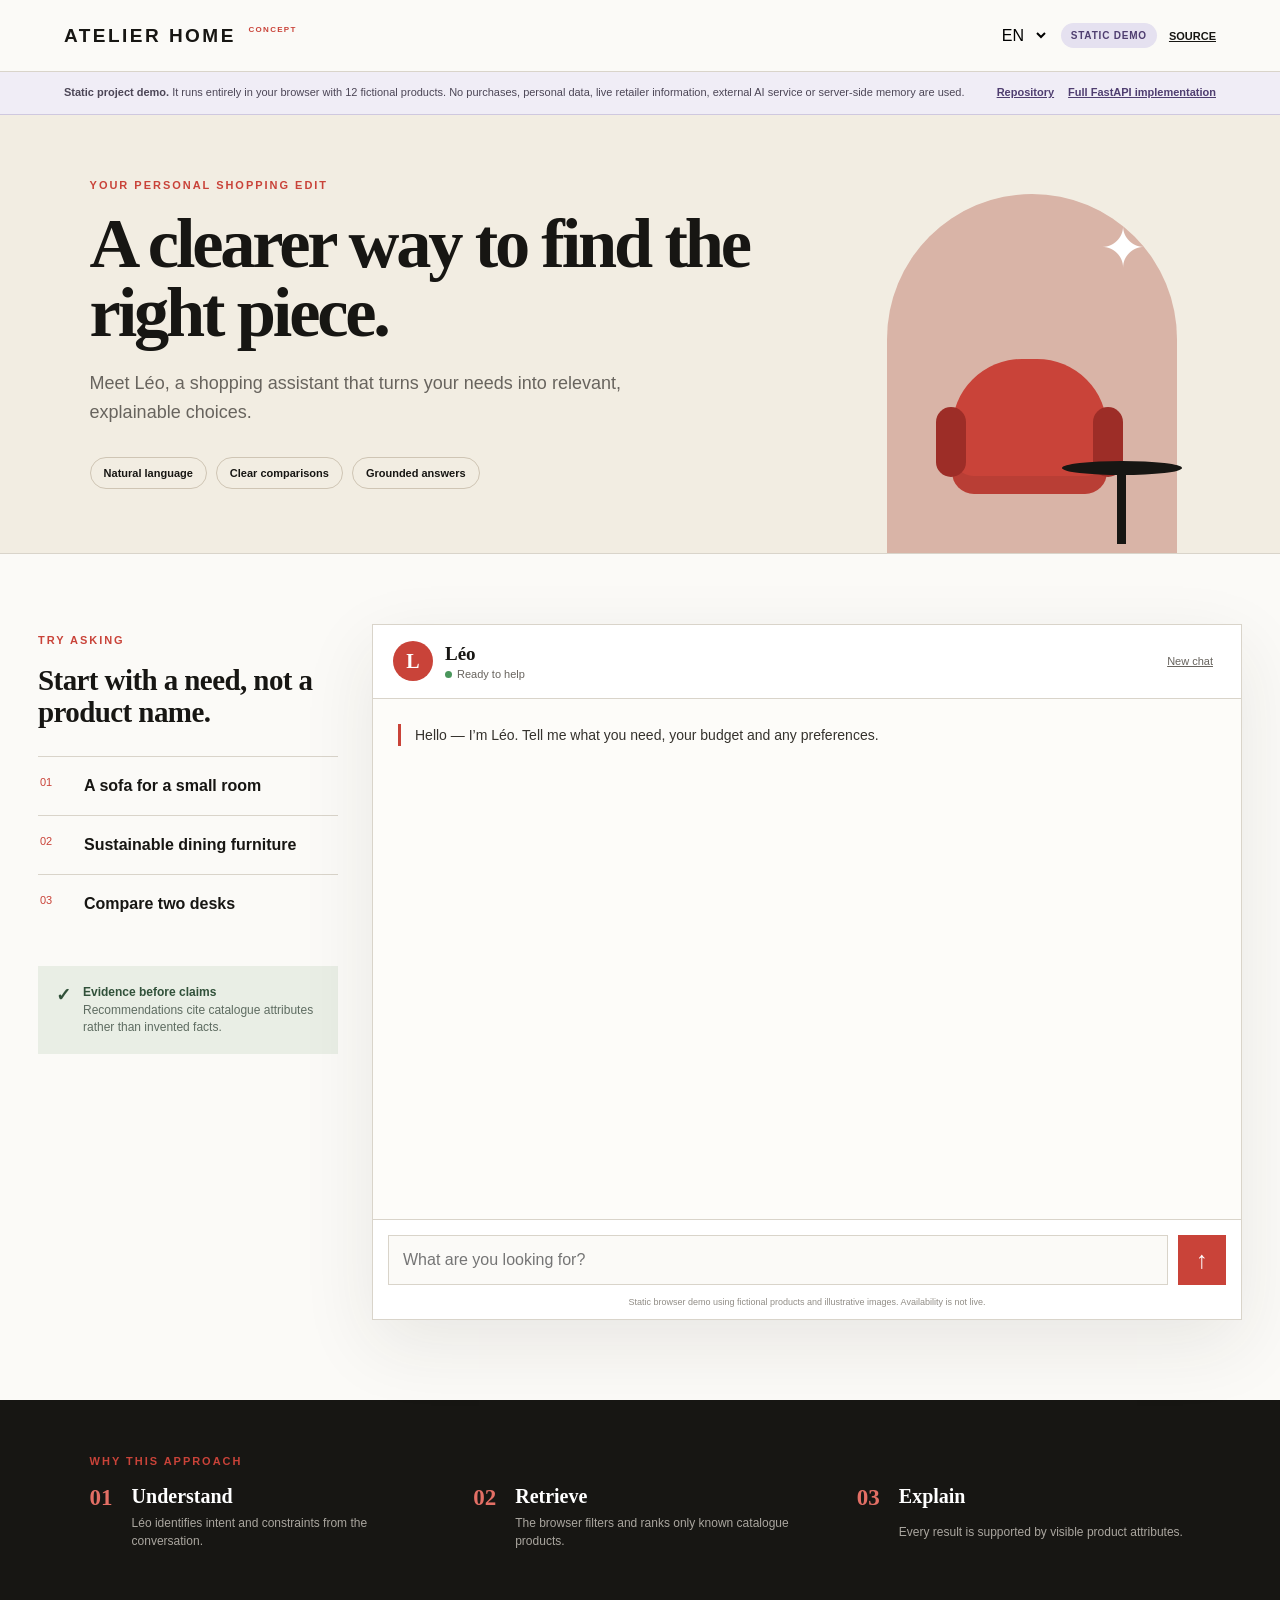
<file: site/ai-shopping-assistant/index.html>
<!doctype html>
<html lang="en">
<head>
  <meta charset="utf-8">
  <meta name="viewport" content="width=device-width, initial-scale=1">
  <meta name="description" content="Static project demo of Léo, an AI shopping assistant prototype for fictional home and furniture products.">
  <title>Léo — Static Shopping Assistant Demo</title>
  <link rel="icon" href="./assets/favicon.svg" type="image/svg+xml">
  <link rel="stylesheet" href="./assets/css/styles.css">
</head>
<body data-initial-mode="static">
  <header class="site-header">
    <a class="wordmark" href="../" aria-label="Return to portfolio">ATELIER HOME <small>CONCEPT</small></a>
    <nav class="header-actions" aria-label="Application controls">
      <label class="language-control">
        <span class="visually-hidden">Language</span>
        <select id="language-select" aria-label="Language">
          <option value="en">EN</option>
          <option value="fr">FR</option>
          <option value="pt">PT</option>
        </select>
      </label>
      <span id="mode-badge" class="mode-badge">STATIC DEMO</span>
      <a class="api-link" href="https://github.com/antonioRnavalhas/projects/tree/main/AI-Shopping-Assistant" target="_blank" rel="noreferrer">SOURCE</a>
    </nav>
  </header>

  <aside class="portfolio-notice" role="note">
    <p><strong>Static project demo.</strong> It runs entirely in your browser with 12 fictional products. No purchases, personal data, live retailer information, external AI service or server-side memory are used.</p>
    <div>
      <a href="../">Repository</a>
      <a href="https://github.com/antonioRnavalhas/projects/tree/main/AI-Shopping-Assistant">Full FastAPI implementation</a>
    </div>
  </aside>

  <main>
    <section class="hero">
      <div class="hero-copy">
        <p class="kicker" data-i18n="kicker">YOUR PERSONAL SHOPPING EDIT</p>
        <h1 data-i18n="heroTitle">A clearer way to find the right piece.</h1>
        <p class="hero-intro" data-i18n="heroIntro">Meet Léo, a shopping assistant that turns your needs into relevant, explainable choices.</p>
        <div class="hero-proof" aria-label="Prototype capabilities">
          <span data-i18n="proof1">Natural language</span>
          <span data-i18n="proof2">Clear comparisons</span>
          <span data-i18n="proof3">Grounded answers</span>
        </div>
      </div>
      <div class="hero-scene" aria-hidden="true">
        <div class="hero-arch"></div>
        <div class="hero-chair"></div>
        <div class="hero-table"></div>
        <span class="hero-spark">✦</span>
      </div>
    </section>

    <section class="assistant-layout" aria-labelledby="assistant-title">
      <aside class="prompt-panel">
        <p class="kicker" data-i18n="tryAsking">TRY ASKING</p>
        <h2 data-i18n="promptHeading">Start with a need, not a product name.</h2>
        <button class="starter" data-prompt-en="I need a compact sofa under €1,000" data-prompt-fr="Je cherche un canapé compact à moins de 1 000 €" data-prompt-pt="Procuro um sofá compacto abaixo de 1 000 €">
          <span>01</span><span data-i18n="starter1">A sofa for a small room</span>
        </button>
        <button class="starter" data-prompt-en="Show me sustainable dining furniture" data-prompt-fr="Montrez-moi du mobilier de salle à manger durable" data-prompt-pt="Mostre-me mobiliário de jantar sustentável">
          <span>02</span><span data-i18n="starter2">Sustainable dining furniture</span>
        </button>
        <button class="starter" data-prompt-en="Compare the Nordic desk and the Forge desk" data-prompt-fr="Comparez le bureau Nordic et le bureau Forge" data-prompt-pt="Compare a secretária Nordic e a secretária Forge">
          <span>03</span><span data-i18n="starter3">Compare two desks</span>
        </button>
        <div class="principle">
          <b>✓</b>
          <p><strong data-i18n="principleTitle">Evidence before claims</strong><br><span data-i18n="principleBody">Recommendations cite catalogue attributes rather than invented facts.</span></p>
        </div>
      </aside>

      <section class="chat-card">
        <header class="chat-header">
          <div class="avatar" aria-hidden="true">L</div>
          <div>
            <h2 id="assistant-title">Léo</h2>
            <p><i></i><span data-i18n="ready">Ready to help</span></p>
          </div>
          <button id="new-chat" class="quiet-button" type="button" data-i18n="newChat">New chat</button>
        </header>

        <div id="messages" class="messages" aria-live="polite" aria-label="Conversation"></div>

        <div id="compare-tray" class="compare-tray" hidden>
          <span><b id="selected-count">0</b> <span data-i18n="selected">selected</span></span>
          <button id="compare-selected" type="button" data-i18n="compare">Compare</button>
        </div>

        <div id="chat-controls" class="composer" role="group" aria-label="Local demo controls">
          <label class="visually-hidden" for="chat-input">Message Léo</label>
          <textarea id="chat-input" rows="1" maxlength="1000" data-i18n-placeholder="placeholder" placeholder="What are you looking for?"></textarea>
          <button id="send-button" type="button" aria-label="Send message">↑</button>
        </div>
        <p class="prototype-note" data-i18n="prototypeNote">Static browser demo using fictional products and illustrative images. Availability is not live.</p>
      </section>
    </section>

    <section class="how-it-works">
      <p class="kicker" data-i18n="howKicker">WHY THIS APPROACH</p>
      <div class="steps">
        <article><span>01</span><h3 data-i18n="step1Title">Understand</h3><p data-i18n="step1Body">Léo identifies intent and constraints from the conversation.</p></article>
        <article><span>02</span><h3 data-i18n="step2Title">Retrieve</h3><p data-i18n="step2Body">The browser filters and ranks only known catalogue products.</p></article>
        <article><span>03</span><h3 data-i18n="step3Title">Explain</h3><p data-i18n="step3Body">Every result is supported by visible product attributes.</p></article>
      </div>
    </section>
  </main>

  <dialog id="product-dialog" class="product-dialog">
    <button id="close-dialog" class="dialog-close" aria-label="Close">×</button>
    <div id="dialog-content"></div>
  </dialog>

  <script>
    window.APP_CONFIG = { initialMode: "static" };
  </script>
  <script src="./assets/js/demo.js"></script>
</body>
</html>
</file>
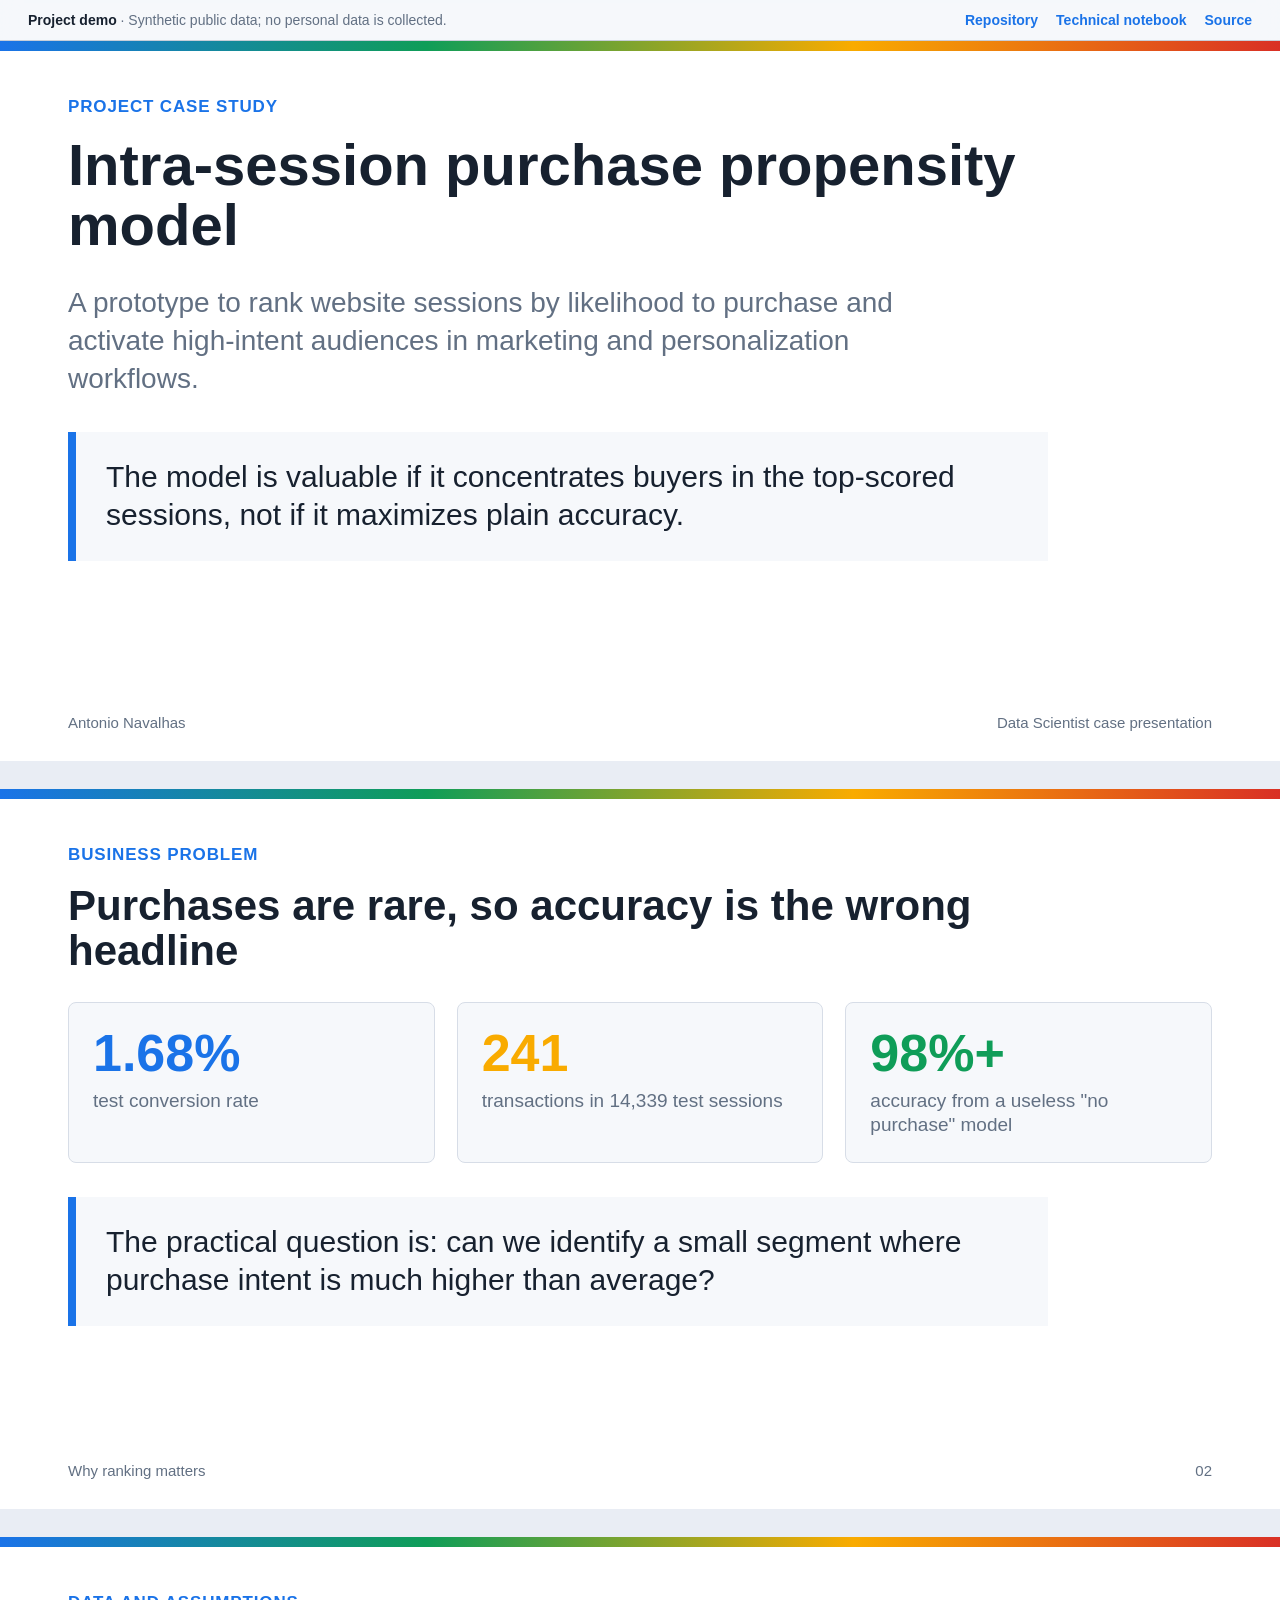
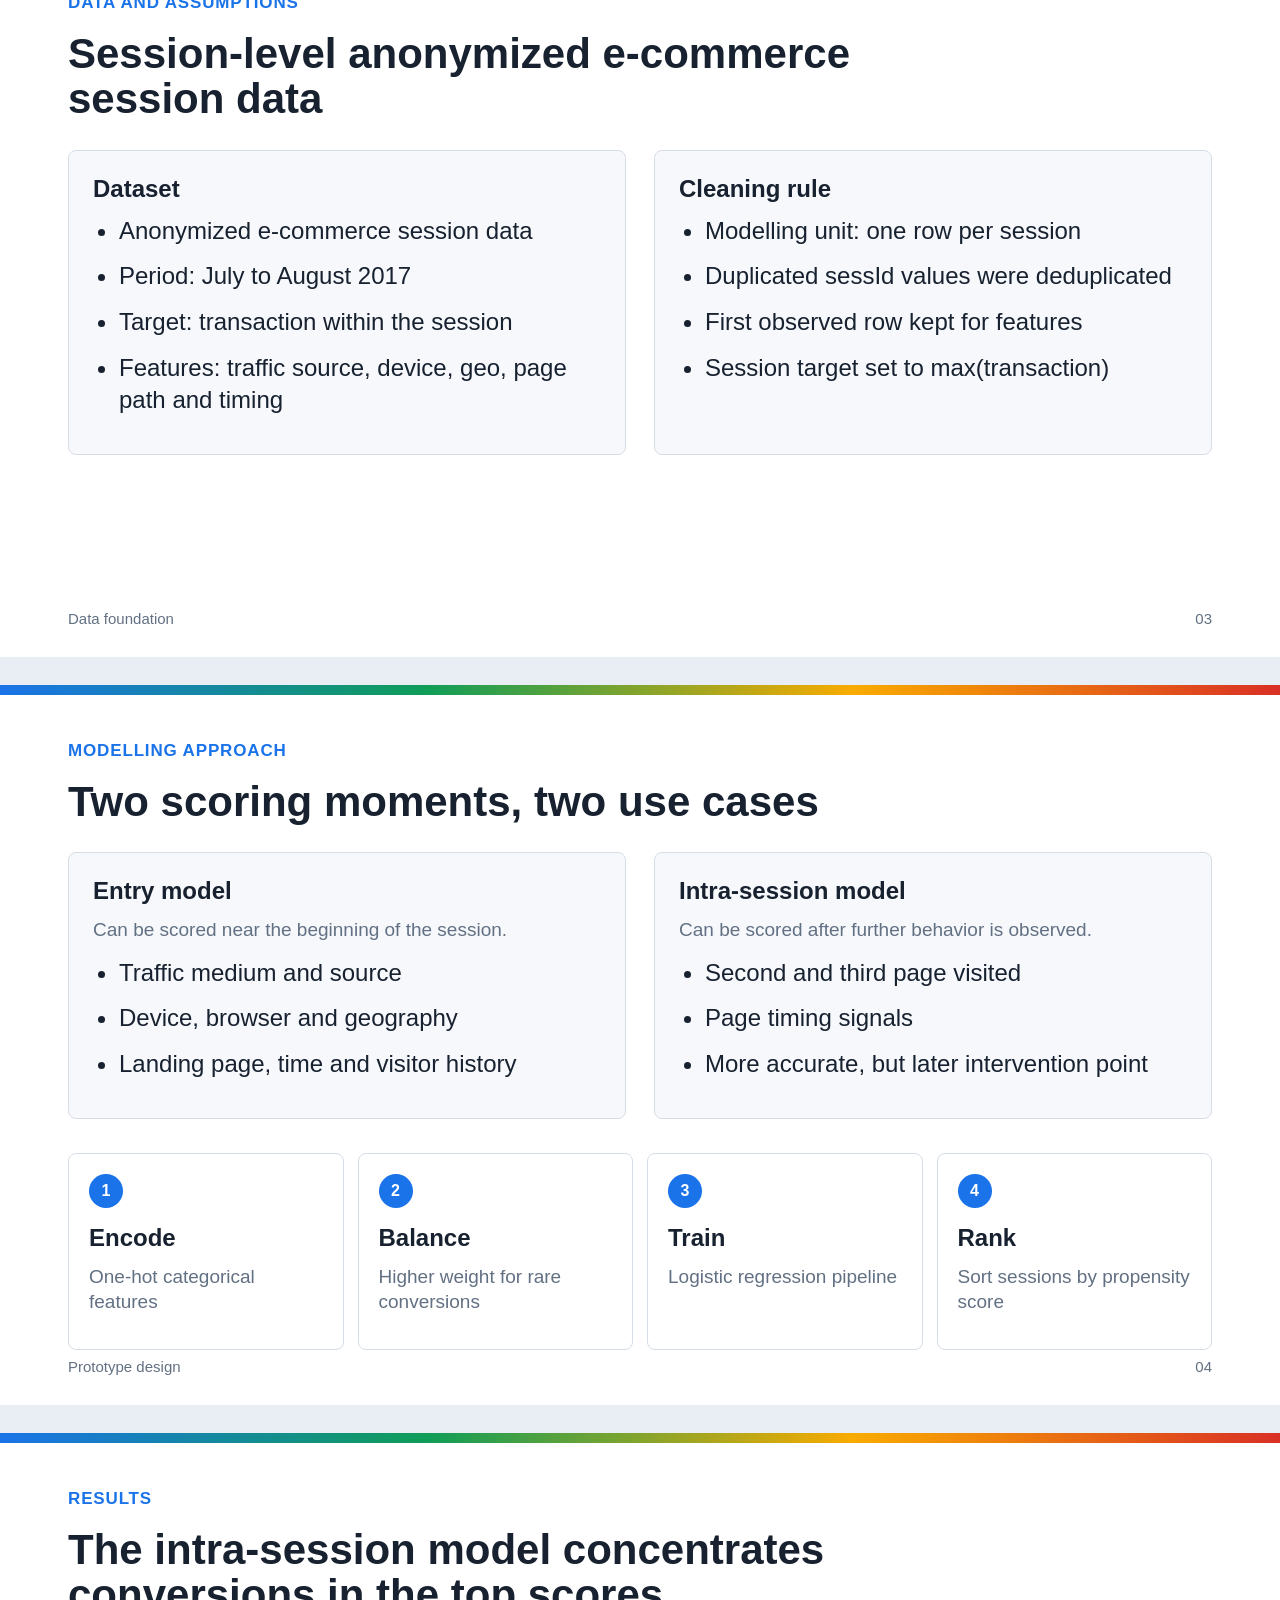
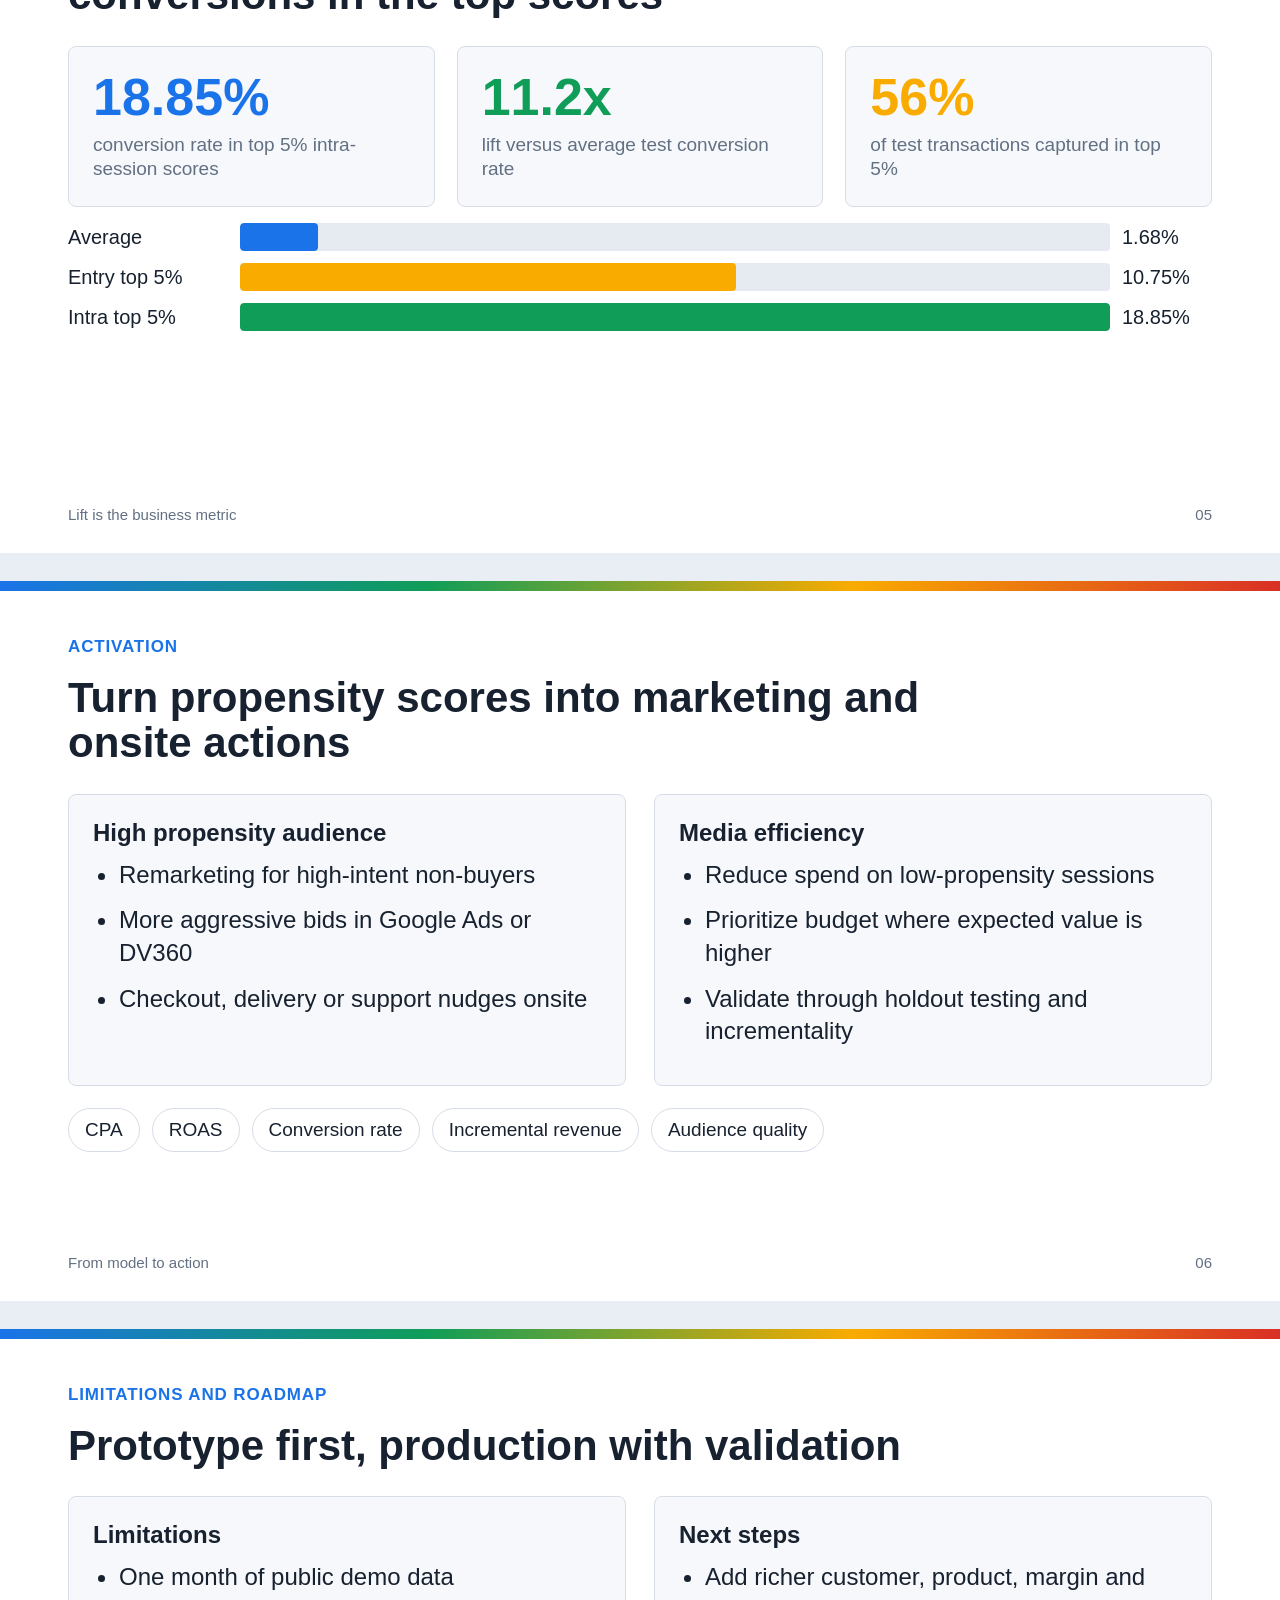
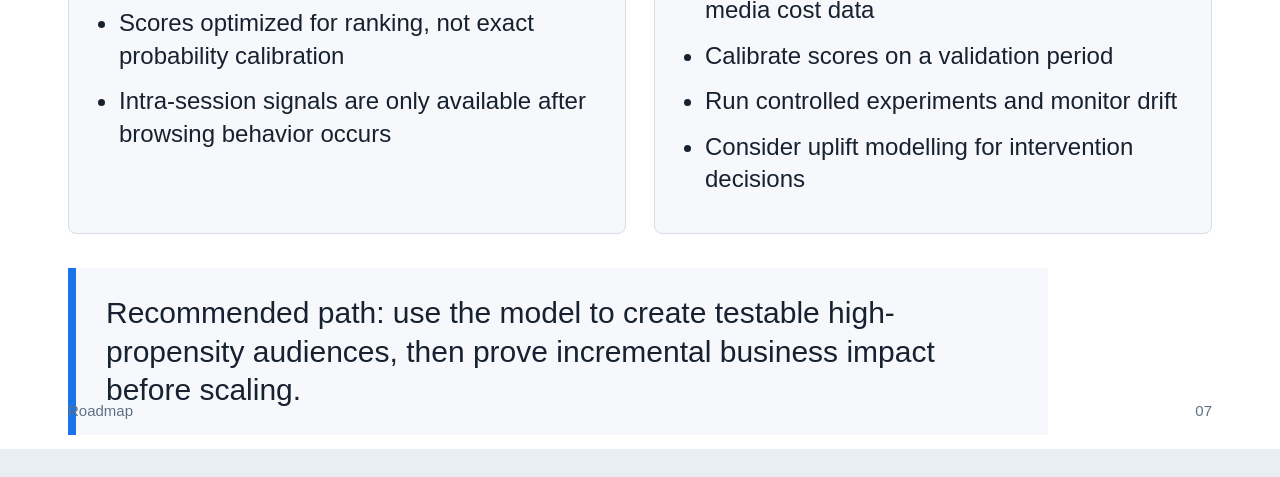
<file: site/ecommerce-conversion/index.html>
<!doctype html>
<html lang="en">
<head>
  <meta charset="utf-8">
  <meta name="viewport" content="width=device-width, initial-scale=1">
  <meta name="description" content="Project presentation for an e-commerce conversion propensity modelling case study using synthetic public data.">
  <title>E-commerce Conversion Propensity — Project Demo</title>
  <style>
    :root {
      --ink: #17212f;
      --muted: #627083;
      --blue: #1a73e8;
      --green: #0f9d58;
      --amber: #f9ab00;
      --red: #d93025;
      --line: #d7dde7;
      --panel: #f6f8fb;
      --white: #ffffff;
    }

    * {
      box-sizing: border-box;
    }

    body {
      margin: 0;
      background: #e9edf4;
      color: var(--ink);
      font-family: Arial, Helvetica, sans-serif;
    }

    .slide {
      width: 1280px;
      height: 720px;
      margin: 0 auto 28px;
      padding: 56px 68px;
      background: var(--white);
      position: relative;
      overflow: hidden;
      page-break-after: always;
    }

    .slide::before {
      content: "";
      position: absolute;
      top: 0;
      left: 0;
      width: 100%;
      height: 10px;
      background: linear-gradient(90deg, var(--blue), var(--green), var(--amber), var(--red));
    }

    .kicker {
      font-size: 17px;
      color: var(--blue);
      font-weight: 700;
      text-transform: uppercase;
      letter-spacing: 0.05em;
      margin-bottom: 18px;
    }

    h1 {
      font-size: 58px;
      line-height: 1.04;
      margin: 0 0 28px;
      max-width: 980px;
      letter-spacing: 0;
    }

    h2 {
      font-size: 42px;
      line-height: 1.08;
      margin: 0 0 28px;
      max-width: 920px;
      letter-spacing: 0;
    }

    h3 {
      font-size: 24px;
      margin: 0 0 12px;
    }

    p {
      font-size: 24px;
      line-height: 1.36;
      margin: 0 0 14px;
      max-width: 980px;
    }

    ul {
      margin: 0;
      padding-left: 26px;
    }

    li {
      font-size: 24px;
      line-height: 1.36;
      margin: 0 0 13px;
    }

    .subtitle {
      color: var(--muted);
      font-size: 28px;
      max-width: 900px;
    }

    .footer {
      position: absolute;
      bottom: 30px;
      left: 68px;
      right: 68px;
      display: flex;
      justify-content: space-between;
      color: var(--muted);
      font-size: 15px;
    }

    .grid-2 {
      display: grid;
      grid-template-columns: 1fr 1fr;
      gap: 28px;
      margin-top: 22px;
    }

    .grid-3 {
      display: grid;
      grid-template-columns: repeat(3, 1fr);
      gap: 22px;
      margin-top: 26px;
    }

    .panel {
      background: var(--panel);
      border: 1px solid var(--line);
      border-radius: 8px;
      padding: 24px;
    }

    .metric {
      font-size: 52px;
      line-height: 1;
      font-weight: 800;
      color: var(--blue);
      margin-bottom: 10px;
    }

    .metric.green {
      color: var(--green);
    }

    .metric.amber {
      color: var(--amber);
    }

    .label {
      color: var(--muted);
      font-size: 19px;
      line-height: 1.3;
    }

    .small {
      font-size: 19px;
      line-height: 1.34;
      color: var(--muted);
    }

    .flow {
      display: grid;
      grid-template-columns: repeat(4, 1fr);
      gap: 14px;
      margin-top: 34px;
      align-items: stretch;
    }

    .step {
      border: 1px solid var(--line);
      border-radius: 8px;
      padding: 20px;
      background: #fff;
    }

    .step-number {
      width: 34px;
      height: 34px;
      border-radius: 50%;
      background: var(--blue);
      color: white;
      display: flex;
      align-items: center;
      justify-content: center;
      font-weight: 700;
      margin-bottom: 16px;
    }

    .bar-chart {
      margin-top: 16px;
      display: grid;
      grid-template-columns: 160px 1fr 90px;
      gap: 12px;
      align-items: center;
      font-size: 20px;
    }

    .bar-bg {
      height: 28px;
      background: #e6ebf2;
      border-radius: 4px;
      overflow: hidden;
    }

    .bar {
      height: 100%;
      background: var(--blue);
      border-radius: 4px;
    }

    .bar.green {
      background: var(--green);
    }

    .bar.amber {
      background: var(--amber);
    }

    .quote {
      margin-top: 34px;
      padding: 26px 30px;
      border-left: 8px solid var(--blue);
      background: var(--panel);
      font-size: 30px;
      line-height: 1.28;
      max-width: 980px;
    }

    .pill-row {
      display: flex;
      gap: 12px;
      flex-wrap: wrap;
      margin-top: 22px;
    }

    .pill {
      border: 1px solid var(--line);
      background: #fff;
      border-radius: 999px;
      padding: 10px 16px;
      font-size: 19px;
      color: var(--ink);
    }

    .wide {
      max-width: 1100px;
    }

    .demo-nav {
      position: sticky;
      z-index: 10;
      top: 0;
      min-width: 1280px;
      padding: 12px 28px;
      display: flex;
      align-items: center;
      justify-content: space-between;
      gap: 20px;
      border-bottom: 1px solid #c8ced8;
      background: rgba(246, 248, 251, .96);
      color: var(--muted);
      font-size: 14px;
      backdrop-filter: blur(10px);
    }

    .demo-nav strong { color: var(--ink); }
    .demo-nav div { display: flex; gap: 18px; }
    .demo-nav a { color: var(--blue); font-weight: 700; text-decoration: none; }
    .demo-nav a:hover { text-decoration: underline; }

    @media print {
      .demo-nav { display: none; }
      body { background: #fff; }
      .slide { margin-bottom: 0; }
    }
  </style>
</head>
<body>
  <nav class="demo-nav" aria-label="Demo navigation">
    <span><strong>Project demo</strong> · Synthetic public data; no personal data is collected.</span>
    <div>
      <a href="../">Repository</a>
      <a href="./notebook.html">Technical notebook</a>
      <a href="https://github.com/antonioRnavalhas/projects/tree/main/Ecommerce-Conversion-Propensity">Source</a>
    </div>
  </nav>
  <section class="slide">
    <div class="kicker">Project case study</div>
    <h1>Intra-session purchase propensity model</h1>
    <p class="subtitle">A prototype to rank website sessions by likelihood to purchase and activate high-intent audiences in marketing and personalization workflows.</p>
    <div class="quote">The model is valuable if it concentrates buyers in the top-scored sessions, not if it maximizes plain accuracy.</div>
    <div class="footer">
      <span>Antonio Navalhas</span>
      <span>Data Scientist case presentation</span>
    </div>
  </section>

  <section class="slide">
    <div class="kicker">Business problem</div>
    <h2>Purchases are rare, so accuracy is the wrong headline</h2>
    <div class="grid-3">
      <div class="panel">
        <div class="metric">1.68%</div>
        <div class="label">test conversion rate</div>
      </div>
      <div class="panel">
        <div class="metric amber">241</div>
        <div class="label">transactions in 14,339 test sessions</div>
      </div>
      <div class="panel">
        <div class="metric green">98%+</div>
        <div class="label">accuracy from a useless "no purchase" model</div>
      </div>
    </div>
    <div class="quote">The practical question is: can we identify a small segment where purchase intent is much higher than average?</div>
    <div class="footer">
      <span>Why ranking matters</span>
      <span>02</span>
    </div>
  </section>

  <section class="slide">
    <div class="kicker">Data and assumptions</div>
    <h2>Session-level anonymized e-commerce session data</h2>
    <div class="grid-2">
      <div class="panel">
        <h3>Dataset</h3>
        <ul>
          <li>Anonymized e-commerce session data</li>
          <li>Period: July to August 2017</li>
          <li>Target: transaction within the session</li>
          <li>Features: traffic source, device, geo, page path and timing</li>
        </ul>
      </div>
      <div class="panel">
        <h3>Cleaning rule</h3>
        <ul>
          <li>Modelling unit: one row per session</li>
          <li>Duplicated sessId values were deduplicated</li>
          <li>First observed row kept for features</li>
          <li>Session target set to max(transaction)</li>
        </ul>
      </div>
    </div>
    <div class="footer">
      <span>Data foundation</span>
      <span>03</span>
    </div>
  </section>

  <section class="slide">
    <div class="kicker">Modelling approach</div>
    <h2>Two scoring moments, two use cases</h2>
    <div class="grid-2">
      <div class="panel">
        <h3>Entry model</h3>
        <p class="small">Can be scored near the beginning of the session.</p>
        <ul>
          <li>Traffic medium and source</li>
          <li>Device, browser and geography</li>
          <li>Landing page, time and visitor history</li>
        </ul>
      </div>
      <div class="panel">
        <h3>Intra-session model</h3>
        <p class="small">Can be scored after further behavior is observed.</p>
        <ul>
          <li>Second and third page visited</li>
          <li>Page timing signals</li>
          <li>More accurate, but later intervention point</li>
        </ul>
      </div>
    </div>
    <div class="flow">
      <div class="step"><div class="step-number">1</div><h3>Encode</h3><p class="small">One-hot categorical features</p></div>
      <div class="step"><div class="step-number">2</div><h3>Balance</h3><p class="small">Higher weight for rare conversions</p></div>
      <div class="step"><div class="step-number">3</div><h3>Train</h3><p class="small">Logistic regression pipeline</p></div>
      <div class="step"><div class="step-number">4</div><h3>Rank</h3><p class="small">Sort sessions by propensity score</p></div>
    </div>
    <div class="footer">
      <span>Prototype design</span>
      <span>04</span>
    </div>
  </section>

  <section class="slide">
    <div class="kicker">Results</div>
    <h2>The intra-session model concentrates conversions in the top scores</h2>
    <div class="grid-3">
      <div class="panel">
        <div class="metric">18.85%</div>
        <div class="label">conversion rate in top 5% intra-session scores</div>
      </div>
      <div class="panel">
        <div class="metric green">11.2x</div>
        <div class="label">lift versus average test conversion rate</div>
      </div>
      <div class="panel">
        <div class="metric amber">56%</div>
        <div class="label">of test transactions captured in top 5%</div>
      </div>
    </div>
    <div class="bar-chart">
      <div>Average</div>
      <div class="bar-bg"><div class="bar" style="width: 9%;"></div></div>
      <div>1.68%</div>
      <div>Entry top 5%</div>
      <div class="bar-bg"><div class="bar amber" style="width: 57%;"></div></div>
      <div>10.75%</div>
      <div>Intra top 5%</div>
      <div class="bar-bg"><div class="bar green" style="width: 100%;"></div></div>
      <div>18.85%</div>
    </div>
    <div class="footer">
      <span>Lift is the business metric</span>
      <span>05</span>
    </div>
  </section>

  <section class="slide">
    <div class="kicker">Activation</div>
    <h2>Turn propensity scores into marketing and onsite actions</h2>
    <div class="grid-2">
      <div class="panel">
        <h3>High propensity audience</h3>
        <ul>
          <li>Remarketing for high-intent non-buyers</li>
          <li>More aggressive bids in Google Ads or DV360</li>
          <li>Checkout, delivery or support nudges onsite</li>
        </ul>
      </div>
      <div class="panel">
        <h3>Media efficiency</h3>
        <ul>
          <li>Reduce spend on low-propensity sessions</li>
          <li>Prioritize budget where expected value is higher</li>
          <li>Validate through holdout testing and incrementality</li>
        </ul>
      </div>
    </div>
    <div class="pill-row">
      <div class="pill">CPA</div>
      <div class="pill">ROAS</div>
      <div class="pill">Conversion rate</div>
      <div class="pill">Incremental revenue</div>
      <div class="pill">Audience quality</div>
    </div>
    <div class="footer">
      <span>From model to action</span>
      <span>06</span>
    </div>
  </section>

  <section class="slide">
    <div class="kicker">Limitations and roadmap</div>
    <h2>Prototype first, production with validation</h2>
    <div class="grid-2">
      <div class="panel">
        <h3>Limitations</h3>
        <ul>
          <li>One month of public demo data</li>
          <li>Scores optimized for ranking, not exact probability calibration</li>
          <li>Intra-session signals are only available after browsing behavior occurs</li>
        </ul>
      </div>
      <div class="panel">
        <h3>Next steps</h3>
        <ul>
          <li>Add richer customer, product, margin and media cost data</li>
          <li>Calibrate scores on a validation period</li>
          <li>Run controlled experiments and monitor drift</li>
          <li>Consider uplift modelling for intervention decisions</li>
        </ul>
      </div>
    </div>
    <div class="quote">Recommended path: use the model to create testable high-propensity audiences, then prove incremental business impact before scaling.</div>
    <div class="footer">
      <span>Roadmap</span>
      <span>07</span>
    </div>
  </section>
</body>
</html>
</file>
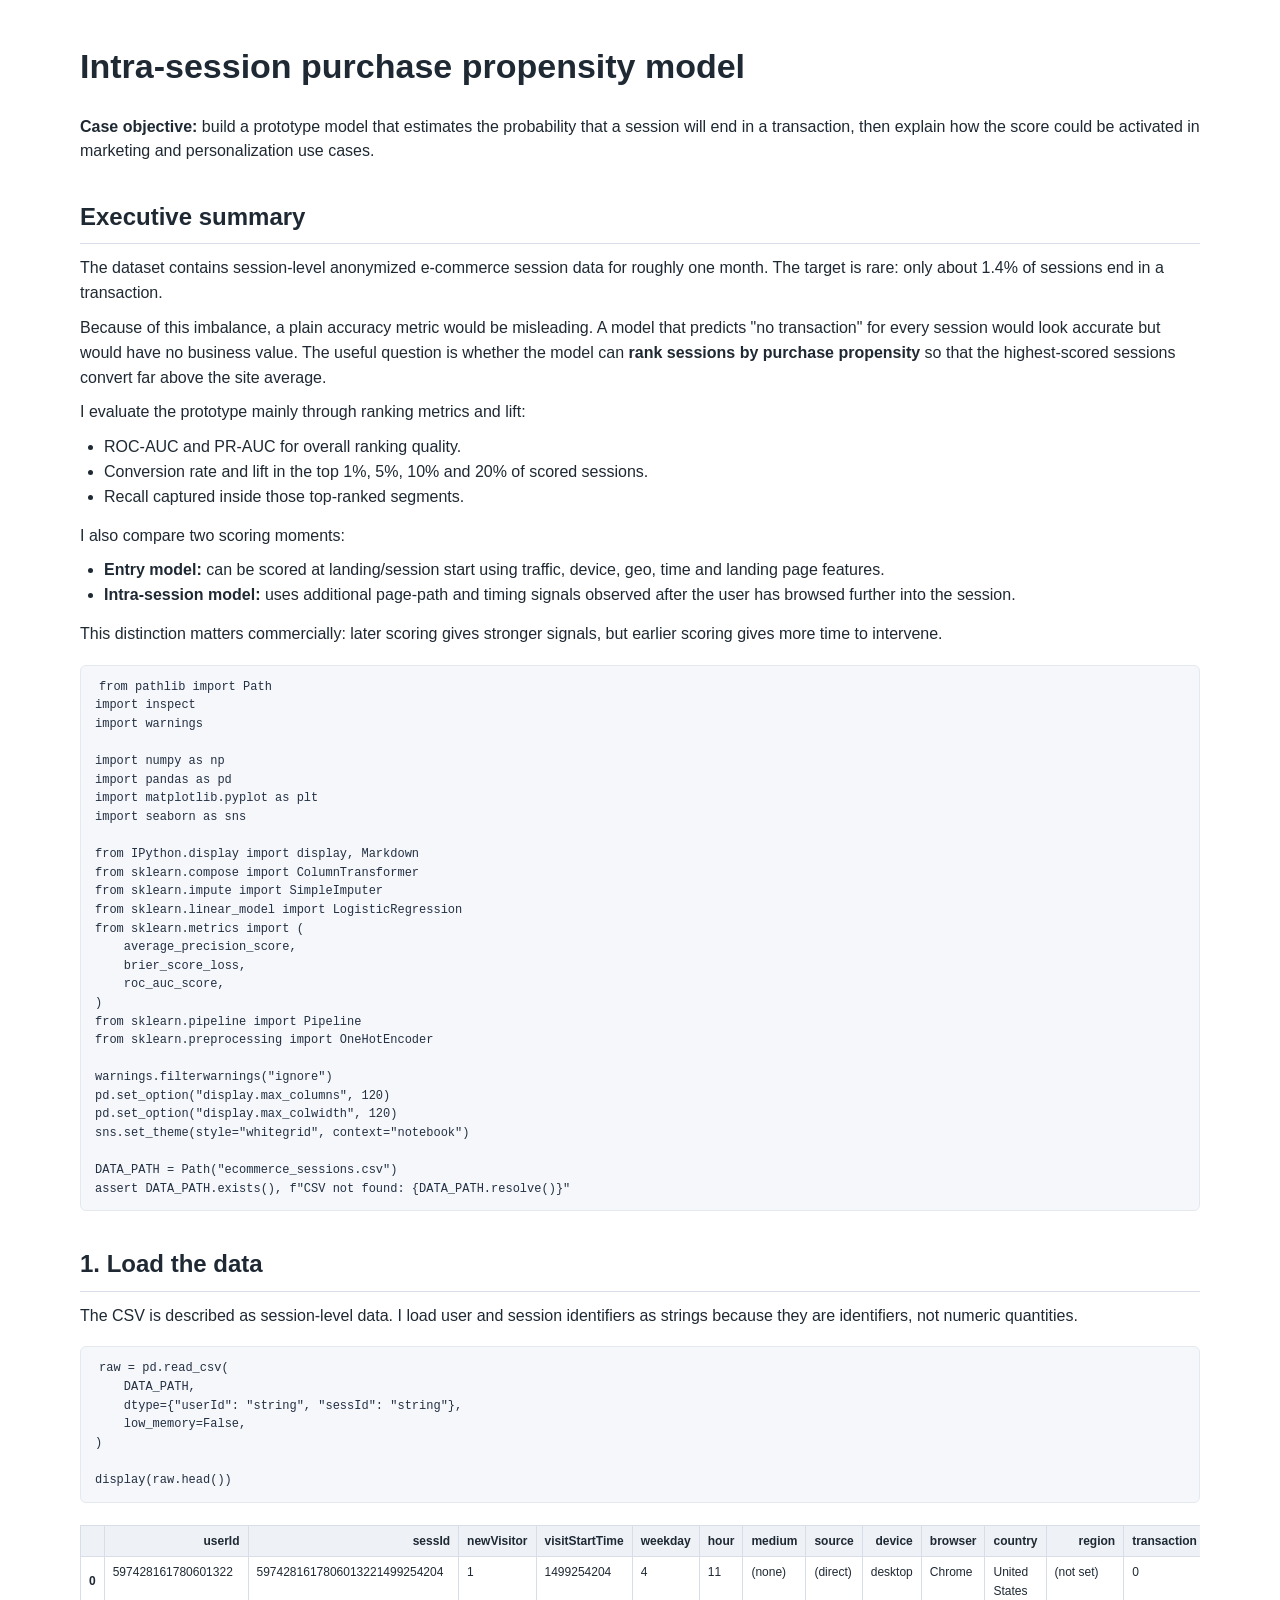
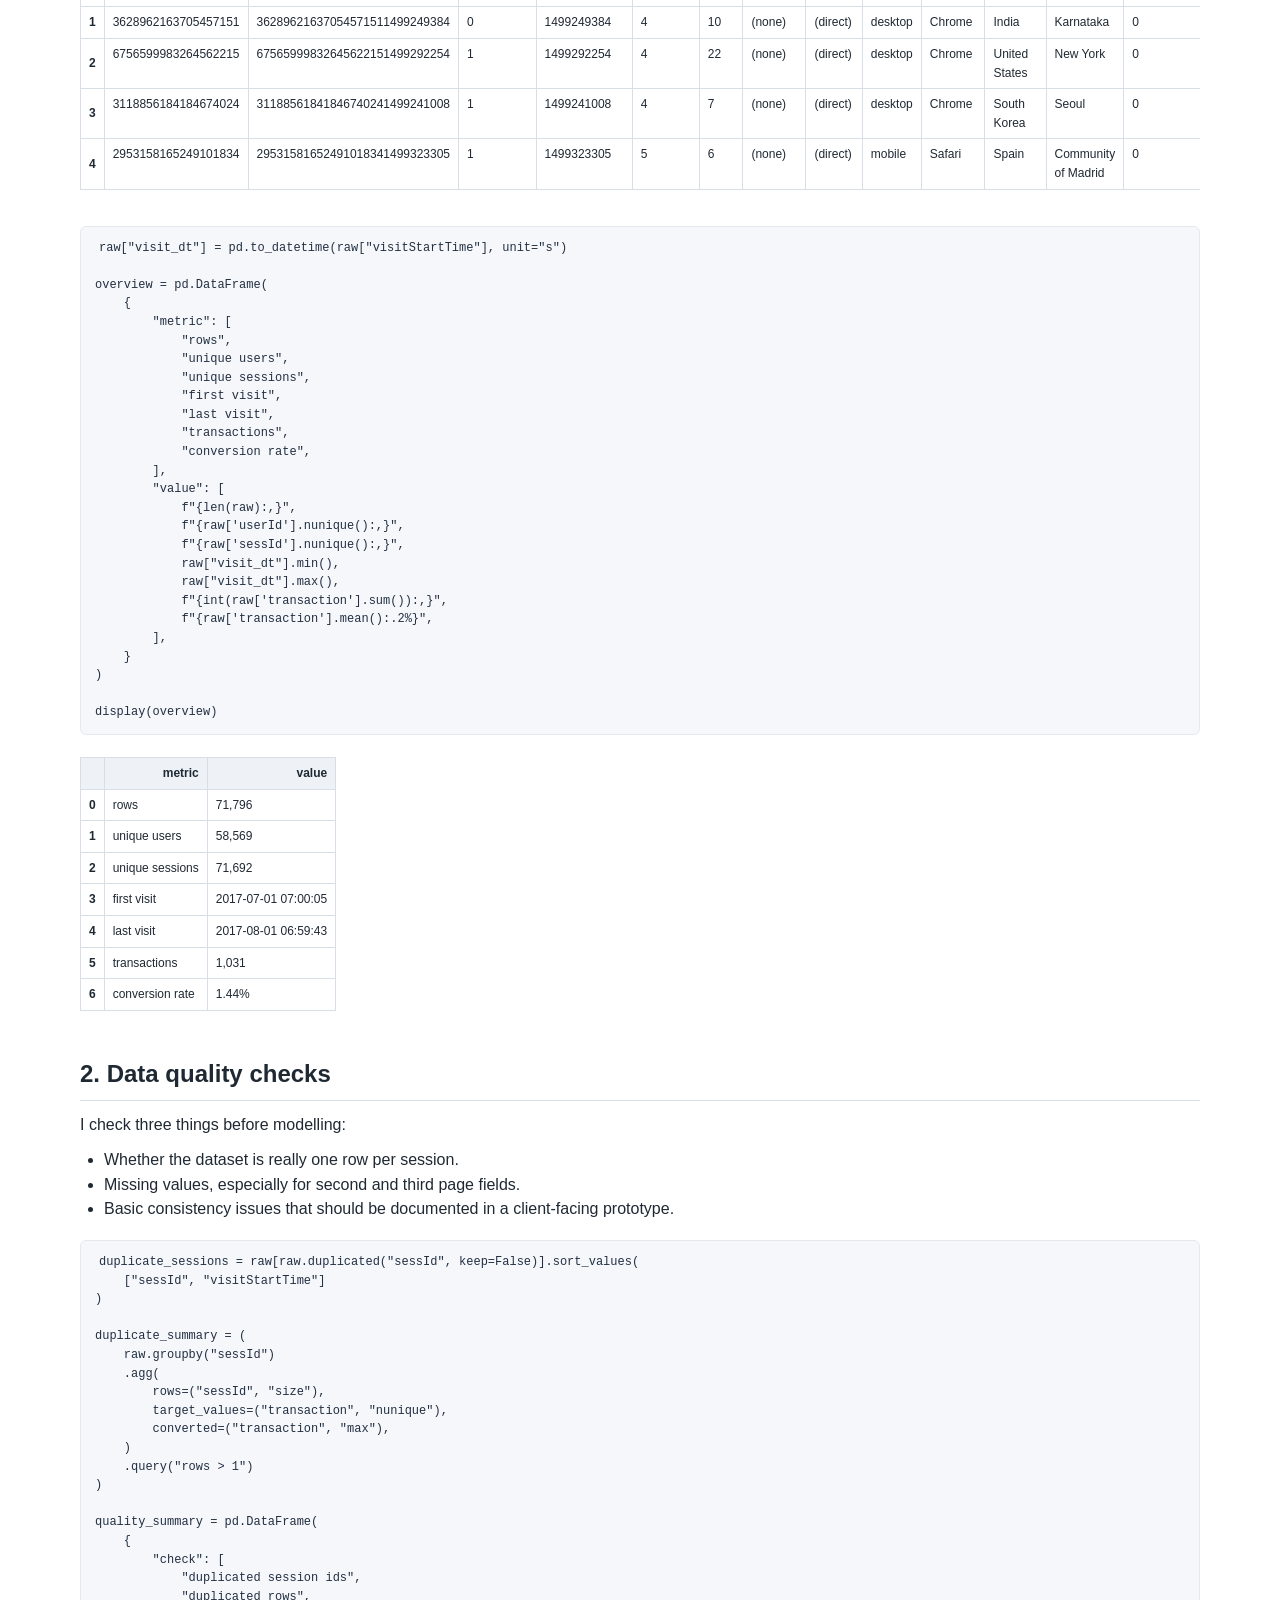
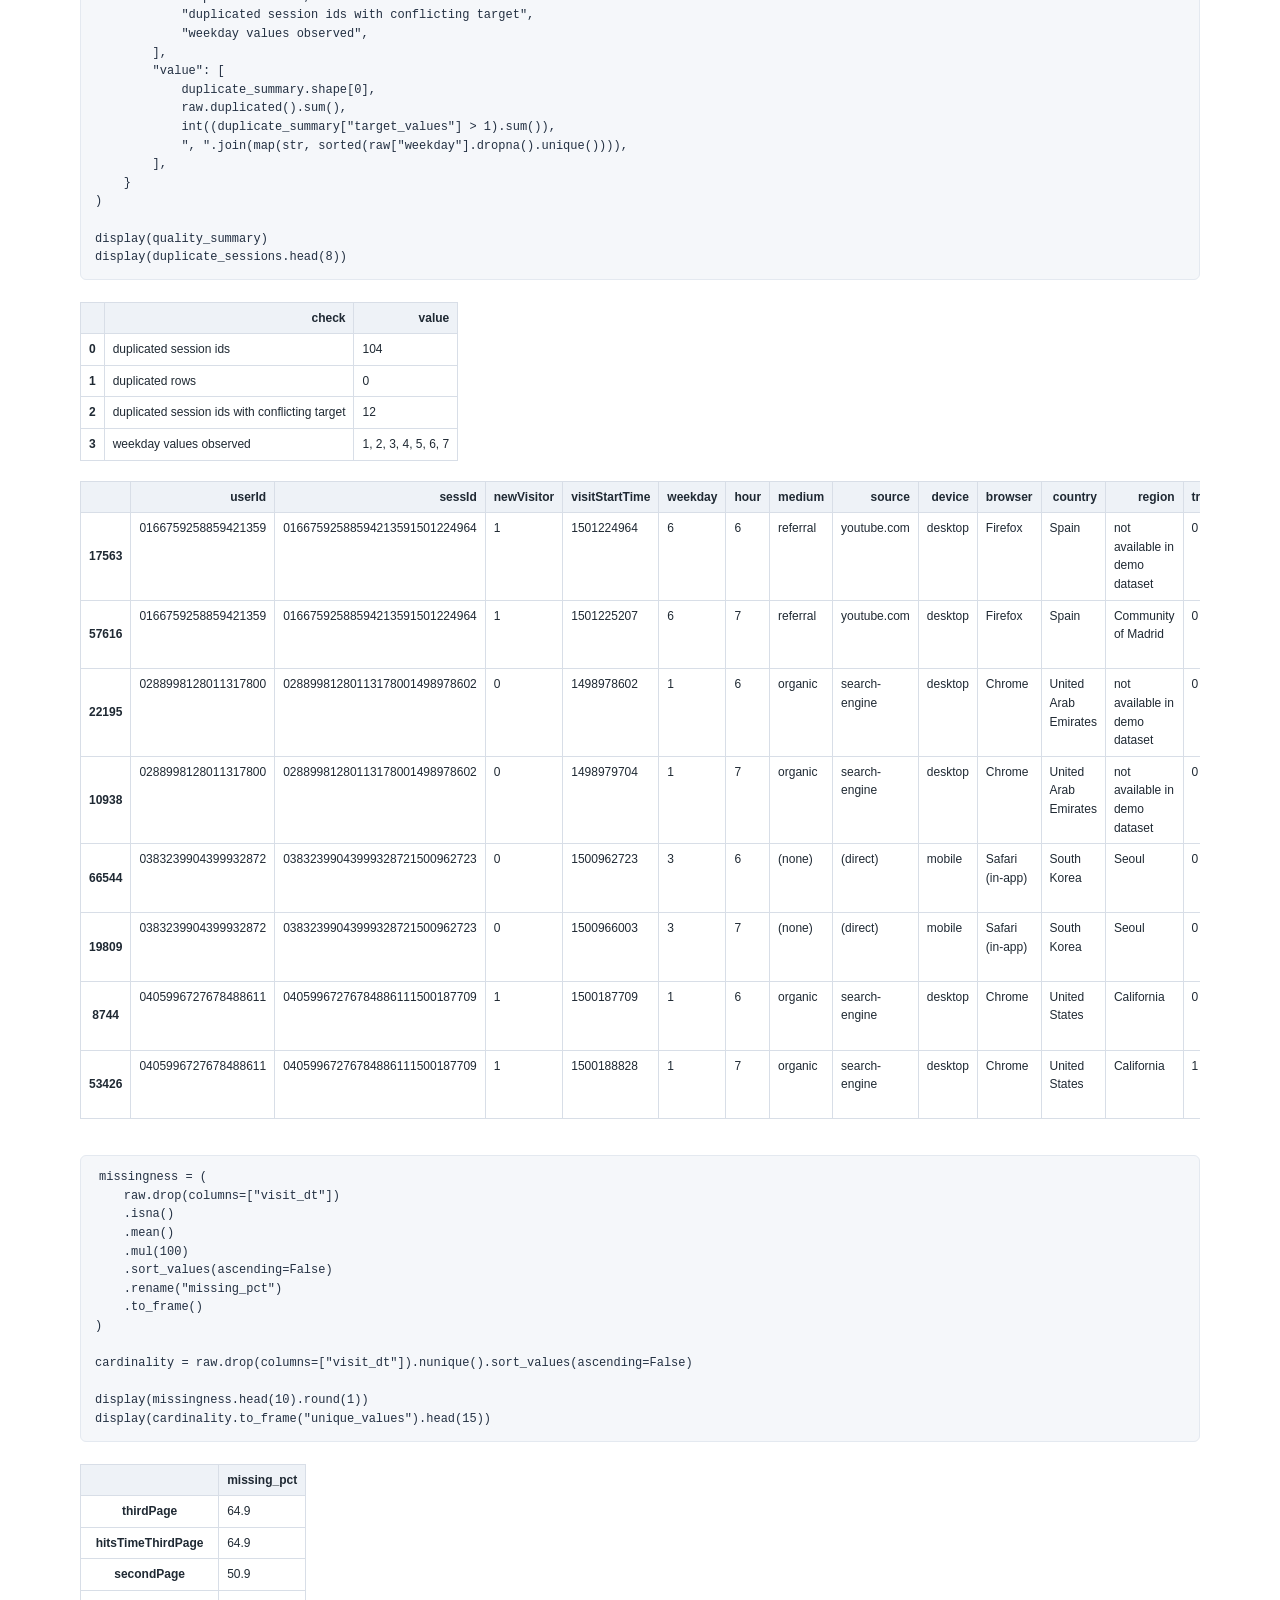
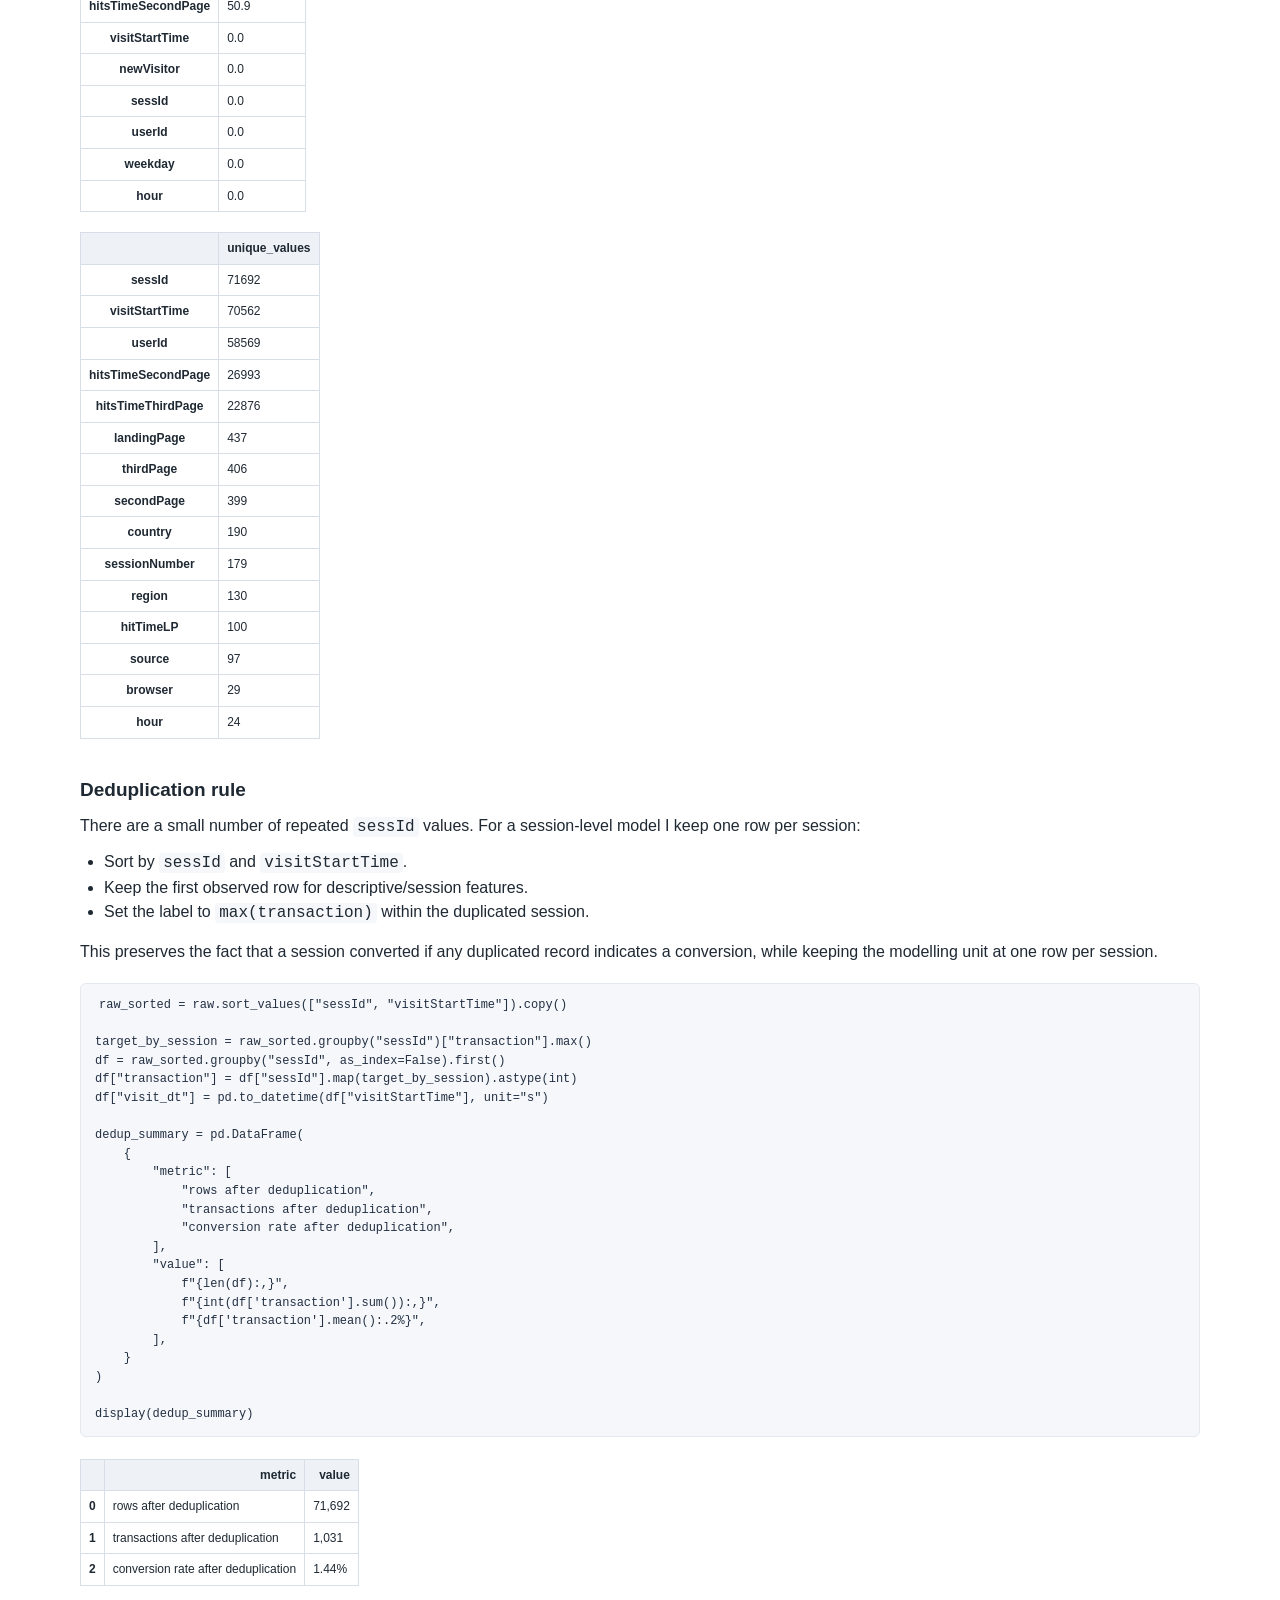
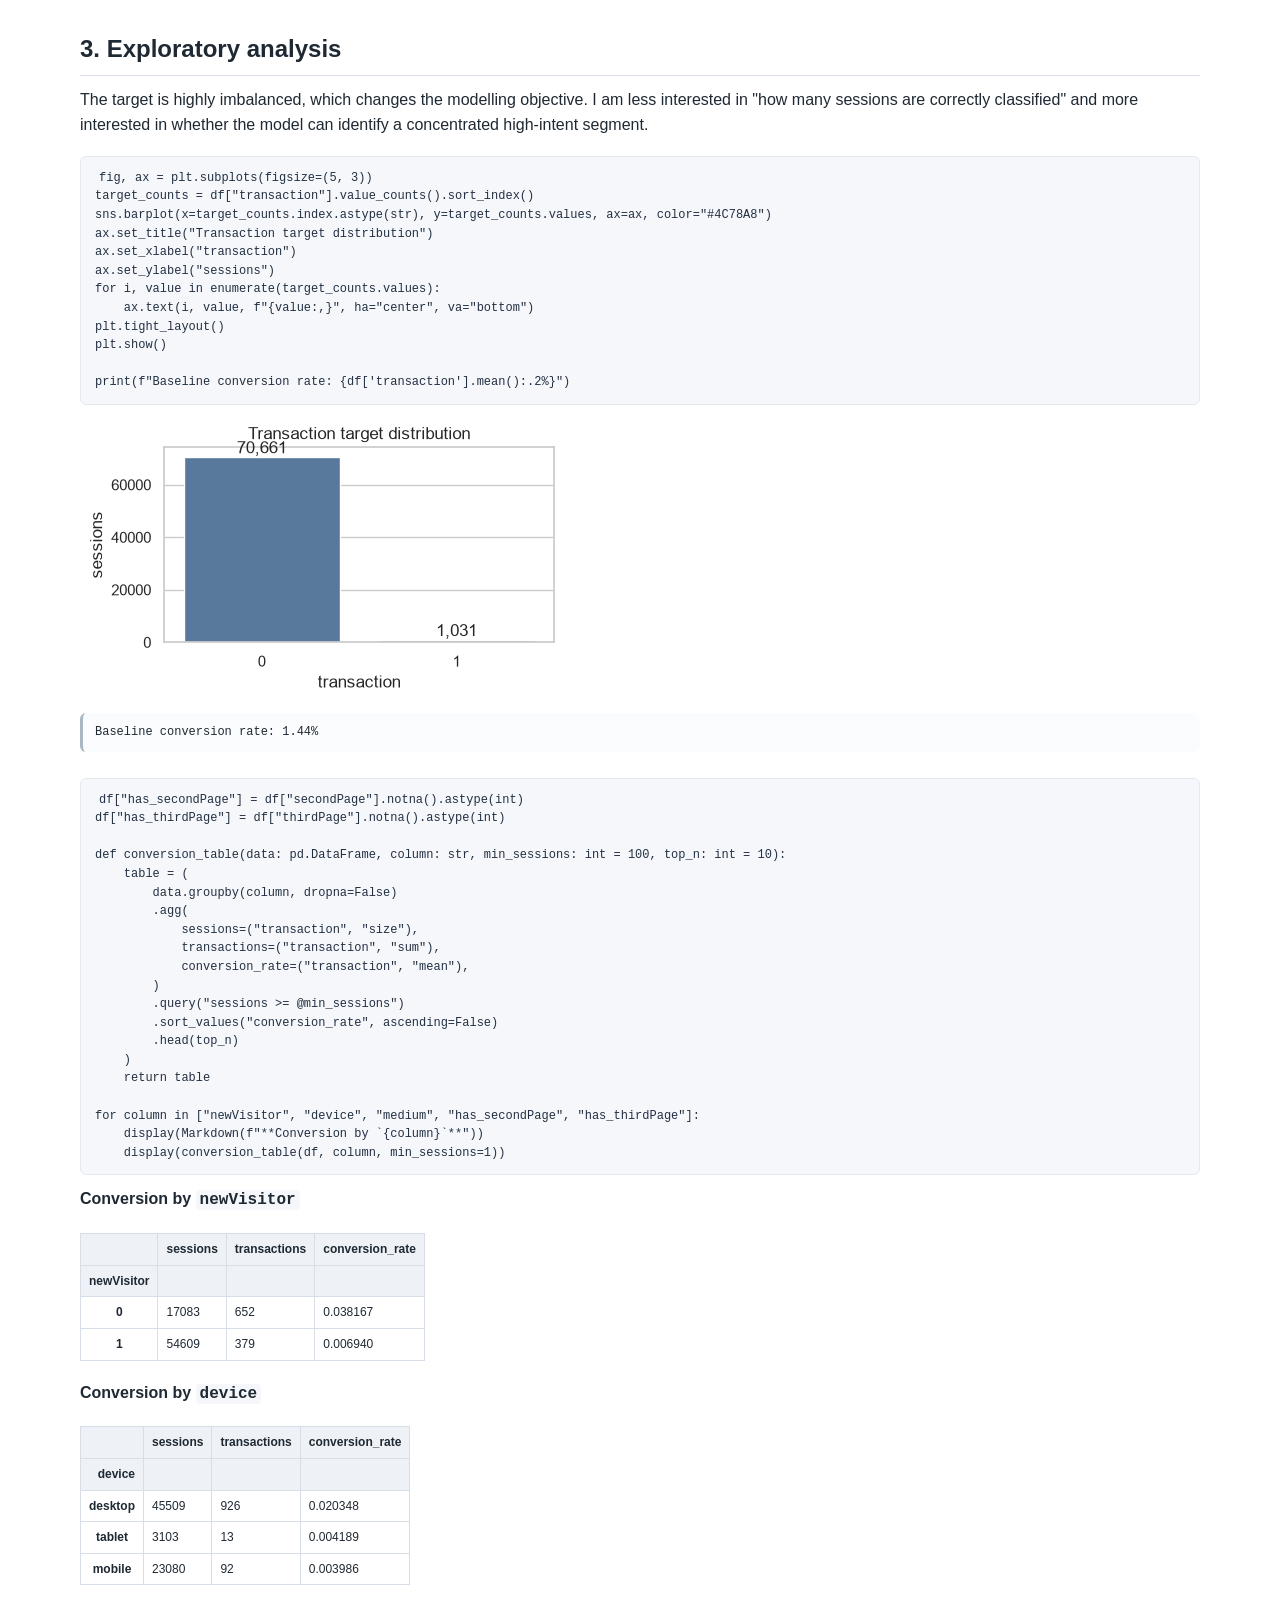
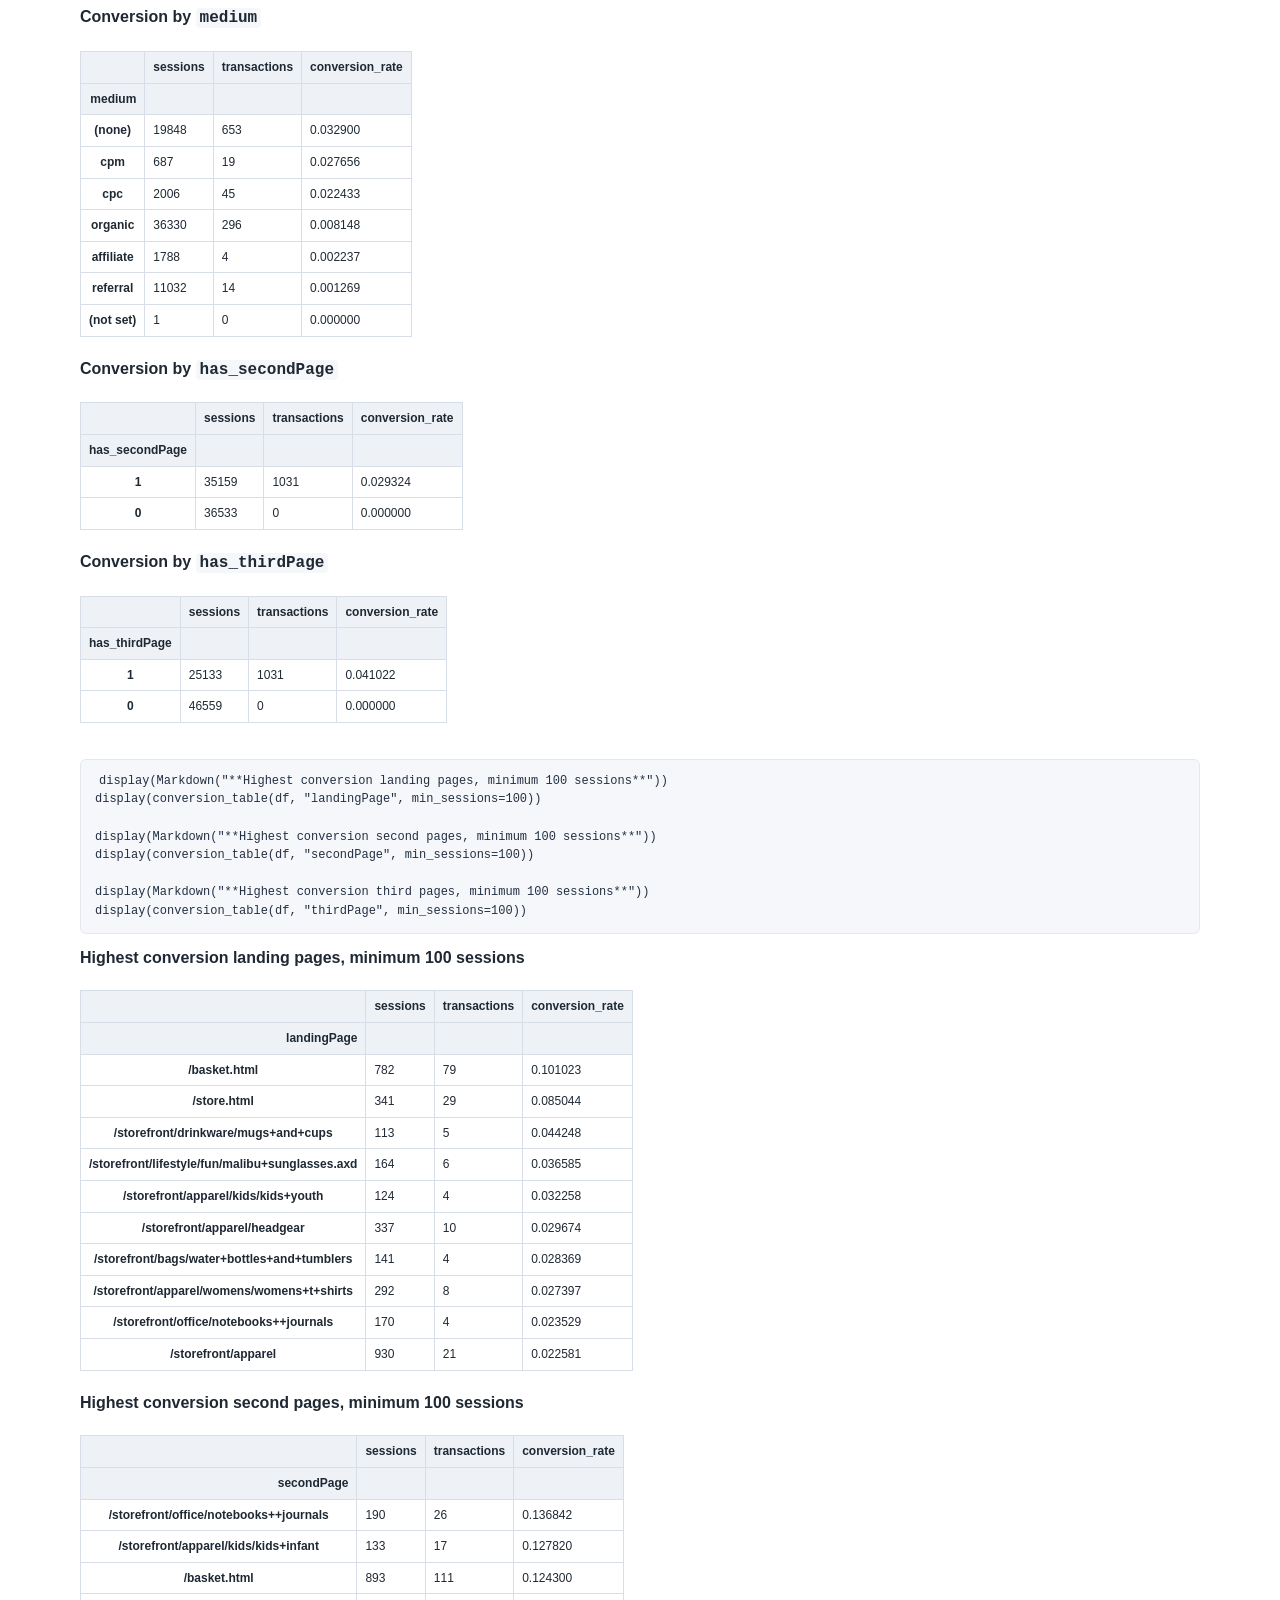
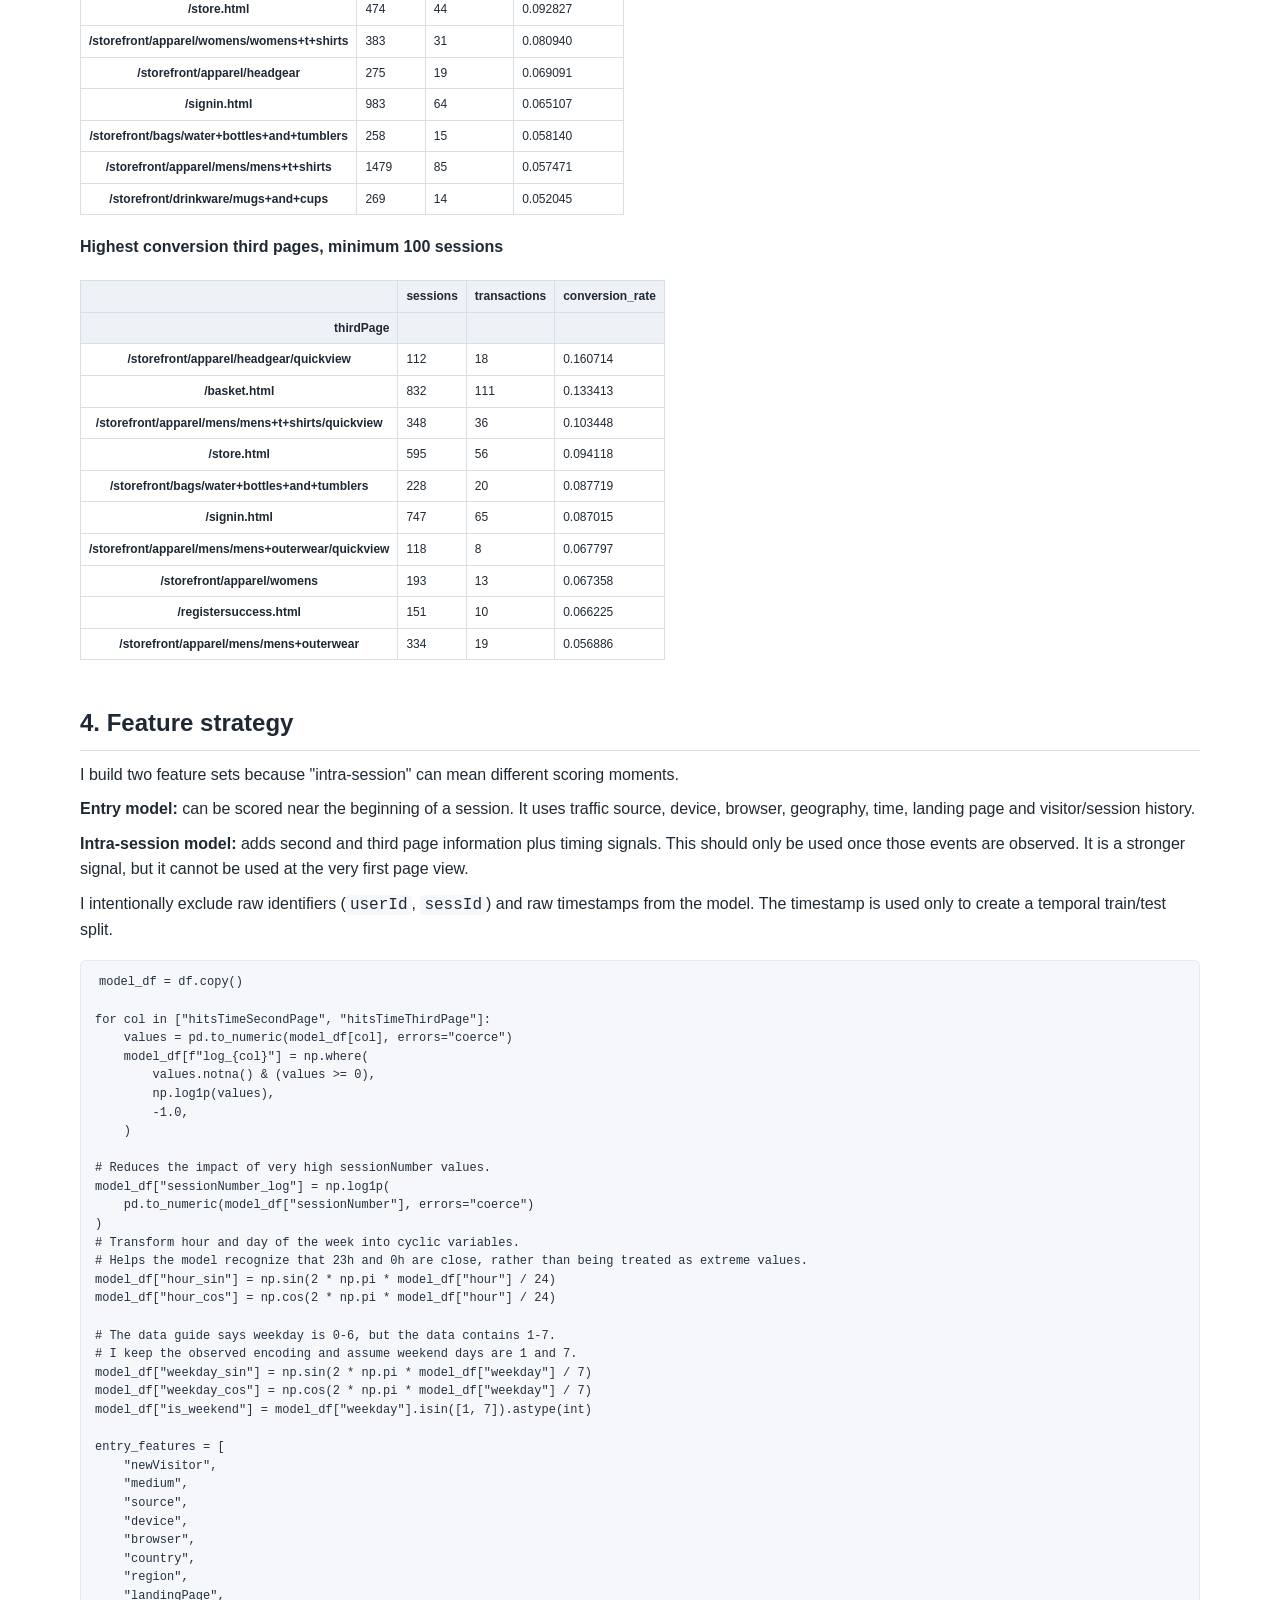
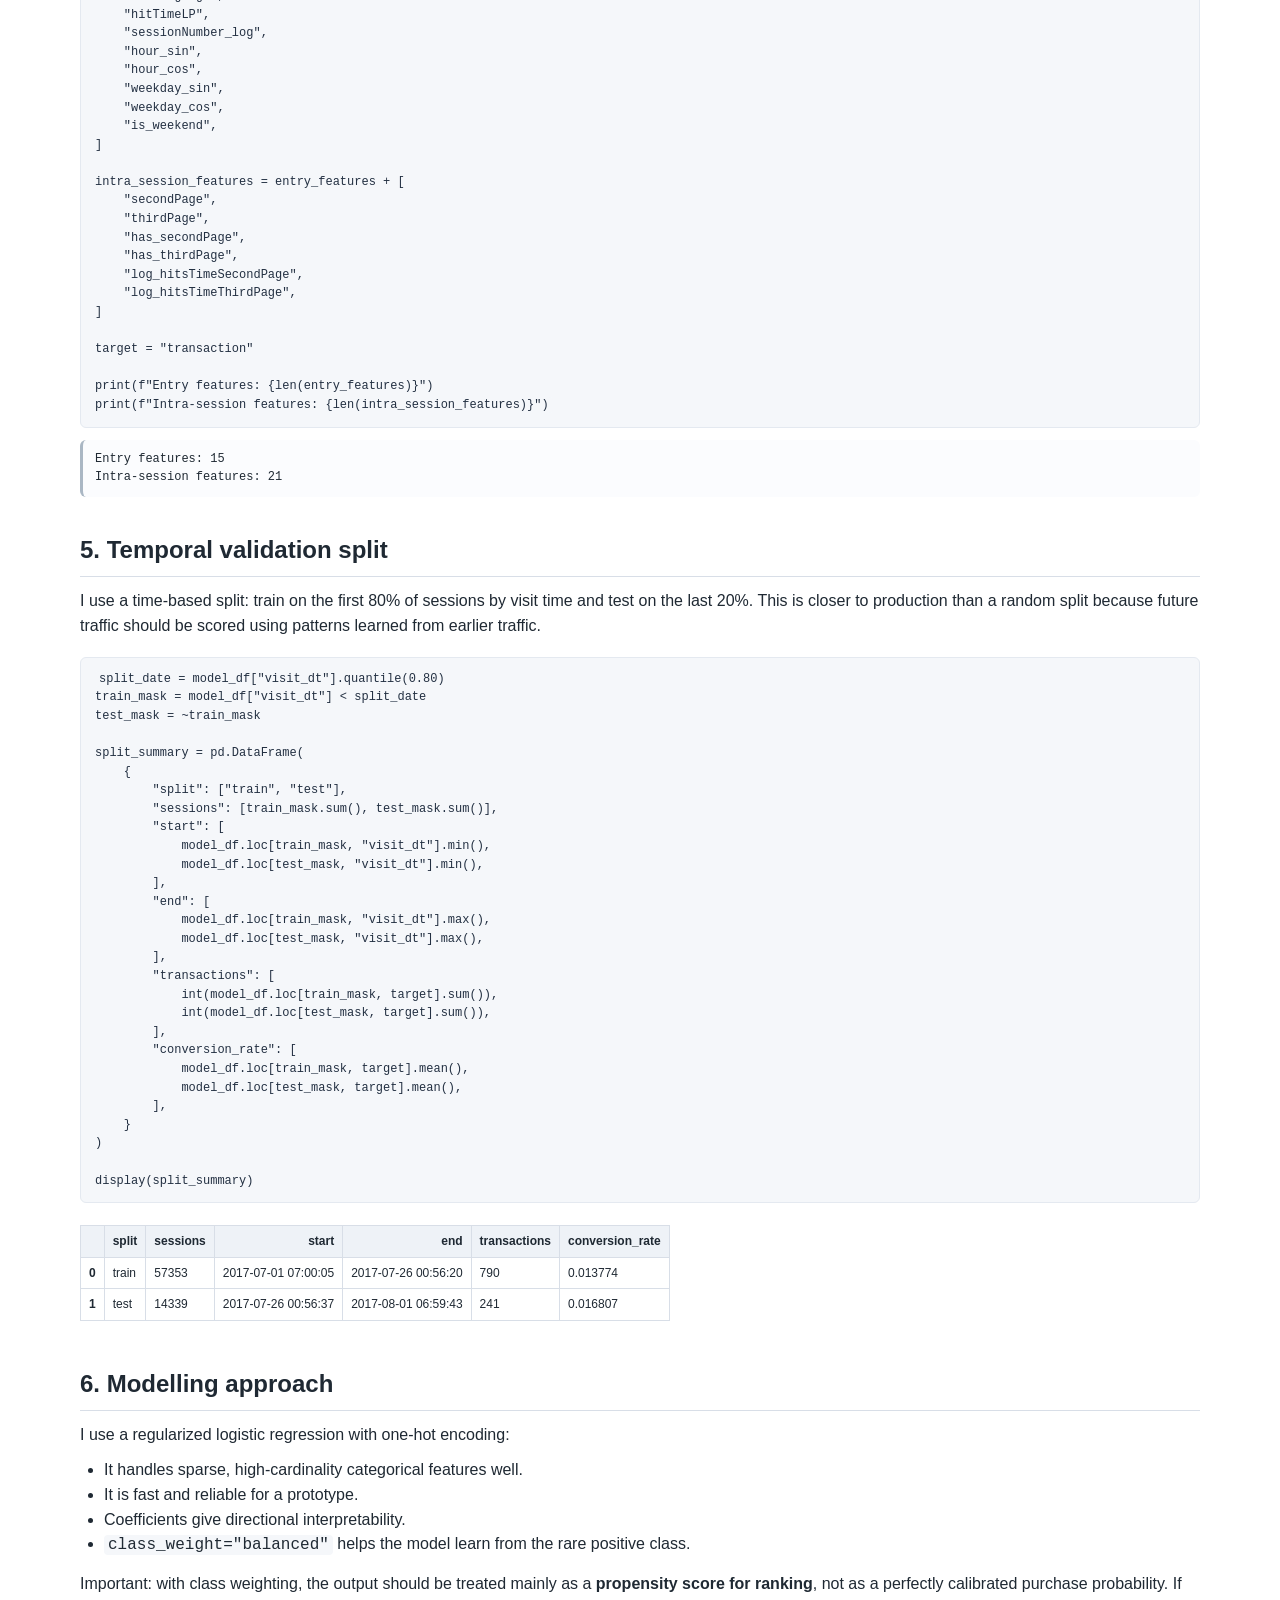
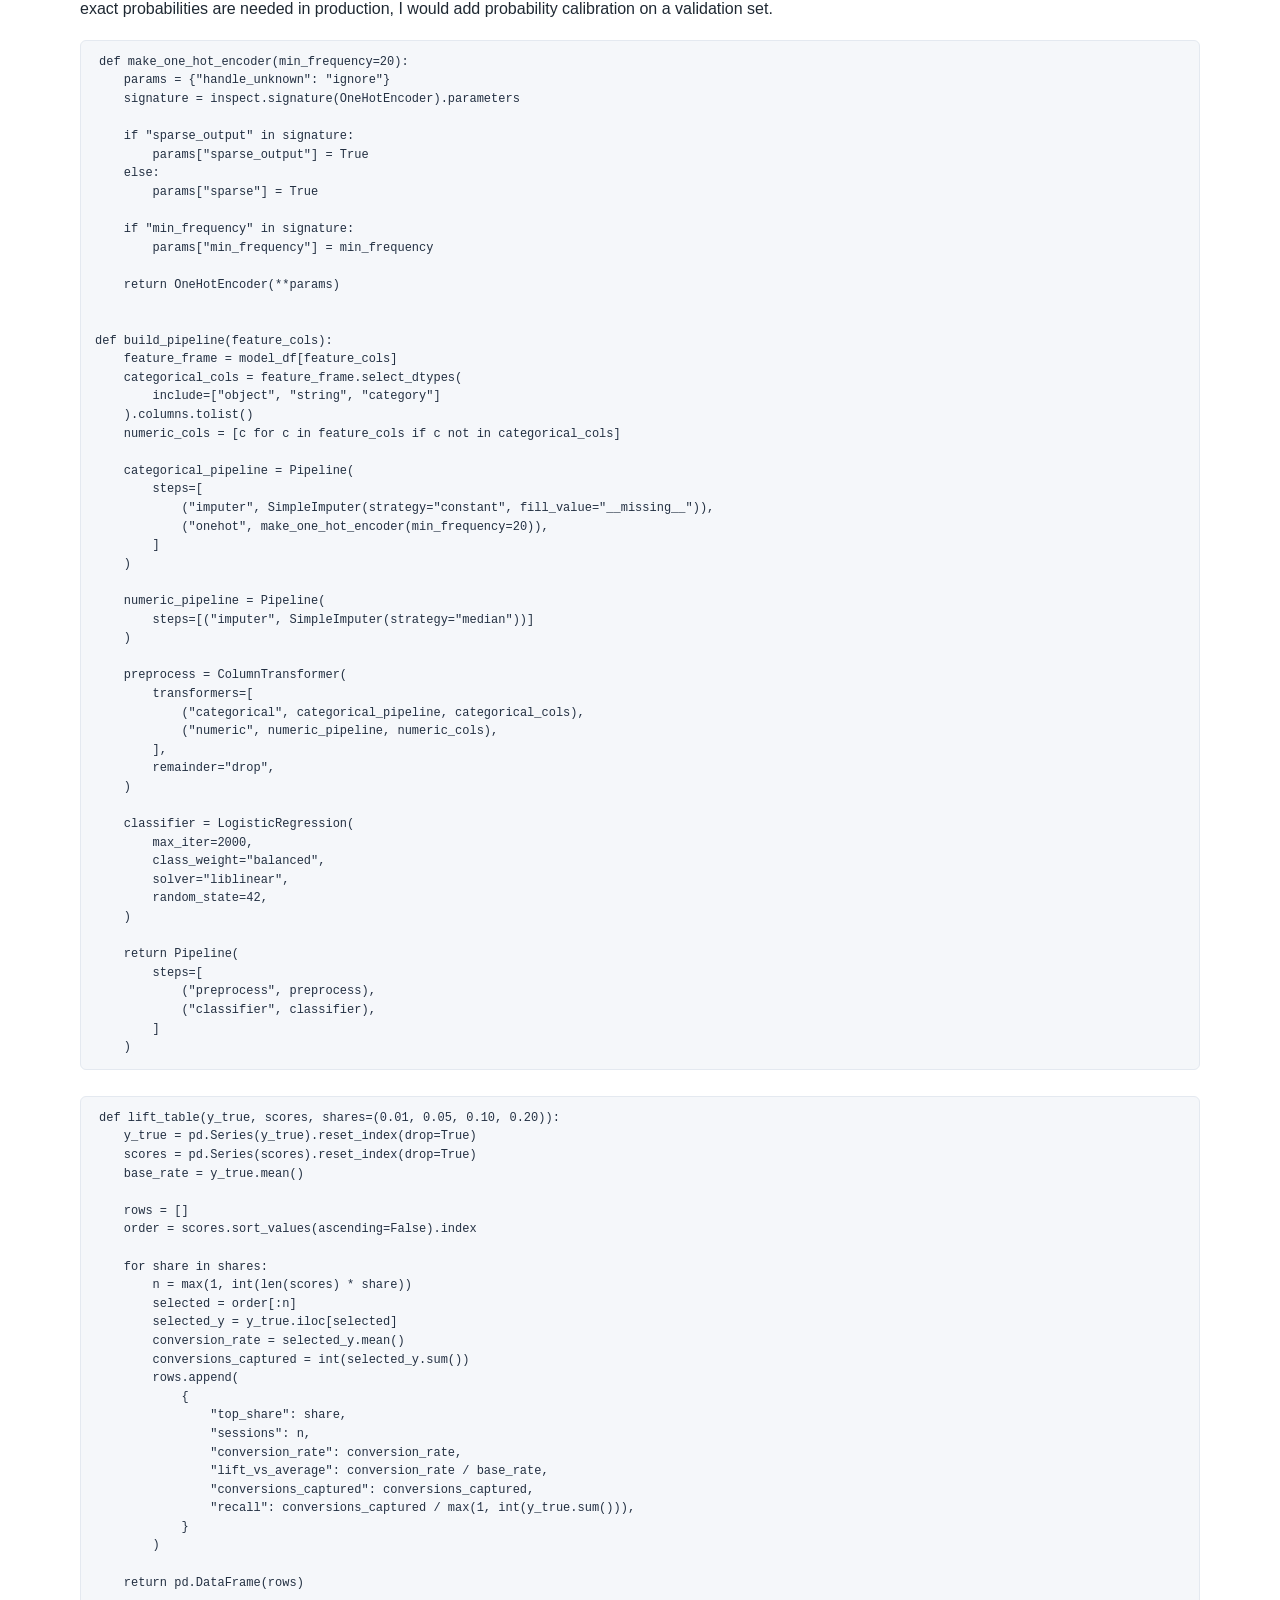
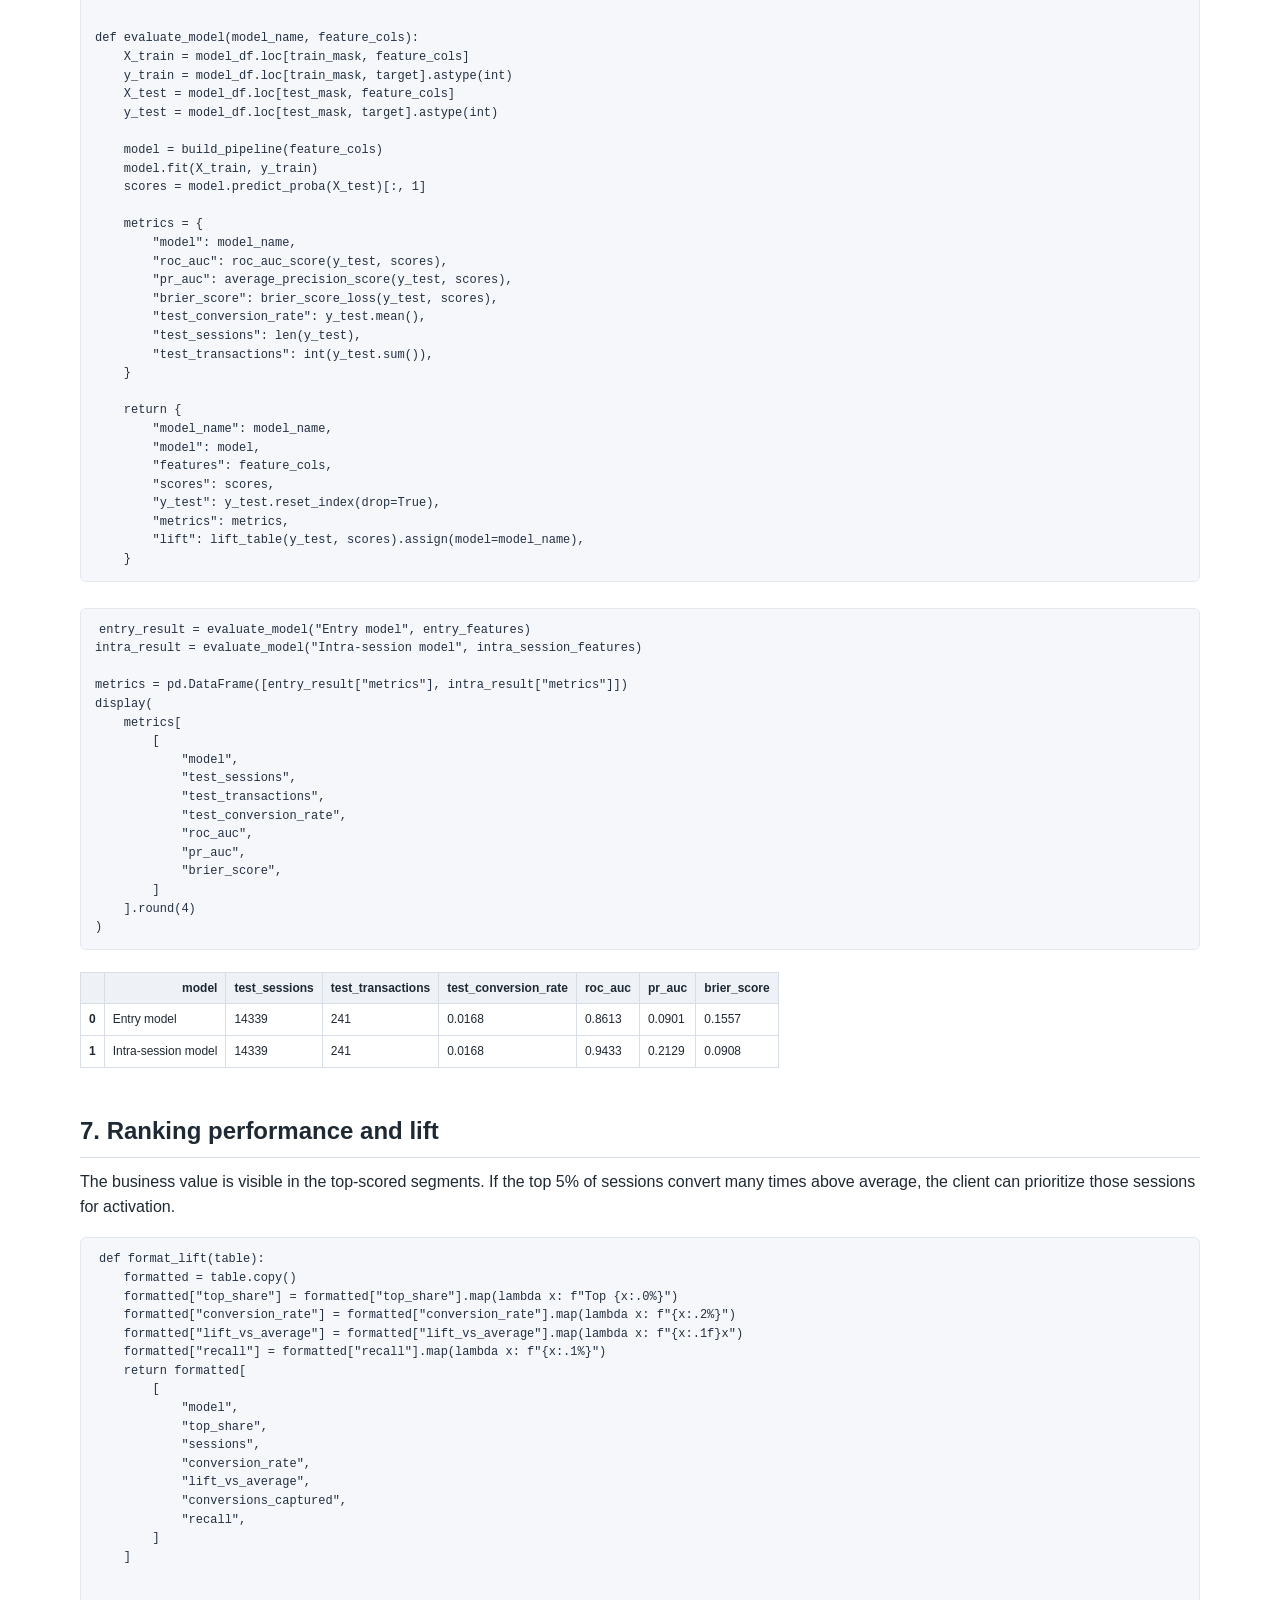
<file: Ecommerce-Conversion-Propensity/notebook_export.html>
<!doctype html><html><head><meta charset="utf-8"><title>Portfolio Notebook Export</title><style>
body { margin: 0; background: #fff; color: #1f2933; font-family: -apple-system, BlinkMacSystemFont, "Segoe UI", Arial, sans-serif; line-height: 1.55; }
main { max-width: 1120px; margin: 0 auto; padding: 40px 48px 80px; }
h1 { font-size: 34px; margin: 0 0 22px; }
h2 { font-size: 24px; margin: 34px 0 12px; border-bottom: 1px solid #d8dee7; padding-bottom: 8px; }
h3 { font-size: 19px; margin: 26px 0 8px; }
h4 { font-size: 16px; margin: 22px 0 8px; }
p { margin: 10px 0; } ul { margin: 8px 0 14px 24px; padding: 0; }
blockquote { border-left: 4px solid #1a73e8; margin: 14px 0; padding: 8px 14px; background: #f7f9ff; }
code { font-family: Consolas, Menlo, monospace; background: #f5f7fa; padding: 1px 4px; border-radius: 4px; }
.code-cell { margin: 18px 0 26px; page-break-inside: avoid; }
pre { white-space: pre-wrap; overflow-x: auto; border-radius: 6px; }
pre.input { background: #f5f7fa; border: 1px solid #e4e9f0; padding: 12px 14px; font-size: 12px; color: #233042; }
pre.output { background: #fbfcfe; border-left: 3px solid #aab7c4; padding: 10px 12px; font-size: 12px; }
.output img { max-width: 100%; height: auto; display: block; margin: 8px 0; }
.dataframe { border-collapse: collapse; width: auto; max-width: 100%; margin: 10px 0; font-size: 12px; }
.dataframe th, .dataframe td { border: 1px solid #d8dee7; padding: 6px 8px; vertical-align: top; }
.dataframe thead th { background: #eef2f7; }
.html-output { overflow-x: auto; }
@media print { main { max-width: none; padding: 14mm 12mm; } h1 { font-size: 25px; } h2 { font-size: 19px; } pre.input, pre.output, .dataframe { font-size: 9px; } .code-cell { page-break-inside: avoid; } }
</style></head><body><main><section class="markdown-cell"><h1>Intra-session purchase propensity model</h1>
<p><strong>Case objective:</strong> build a prototype model that estimates the probability that a session will end in a transaction, then explain how the score could be activated in marketing and personalization use cases.</p></section><section class="markdown-cell"><h2>Executive summary</h2>
<p>The dataset contains session-level anonymized e-commerce session data for roughly one month. The target is rare: only about 1.4% of sessions end in a transaction.</p>
<p>Because of this imbalance, a plain accuracy metric would be misleading. A model that predicts &quot;no transaction&quot; for every session would look accurate but would have no business value. The useful question is whether the model can <strong>rank sessions by purchase propensity</strong> so that the highest-scored sessions convert far above the site average.</p>
<p>I evaluate the prototype mainly through ranking metrics and lift:</p>
<ul>
<li>ROC-AUC and PR-AUC for overall ranking quality.</li>
<li>Conversion rate and lift in the top 1%, 5%, 10% and 20% of scored sessions.</li>
<li>Recall captured inside those top-ranked segments.</li>
</ul>
<p>I also compare two scoring moments:</p>
<ul>
<li><strong>Entry model:</strong> can be scored at landing/session start using traffic, device, geo, time and landing page features.</li>
<li><strong>Intra-session model:</strong> uses additional page-path and timing signals observed after the user has browsed further into the session.</li>
</ul>
<p>This distinction matters commercially: later scoring gives stronger signals, but earlier scoring gives more time to intervene.</p></section><section class="code-cell"><pre class="input"><code>from pathlib import Path
import inspect
import warnings

import numpy as np
import pandas as pd
import matplotlib.pyplot as plt
import seaborn as sns

from IPython.display import display, Markdown
from sklearn.compose import ColumnTransformer
from sklearn.impute import SimpleImputer
from sklearn.linear_model import LogisticRegression
from sklearn.metrics import (
    average_precision_score,
    brier_score_loss,
    roc_auc_score,
)
from sklearn.pipeline import Pipeline
from sklearn.preprocessing import OneHotEncoder

warnings.filterwarnings(&quot;ignore&quot;)
pd.set_option(&quot;display.max_columns&quot;, 120)
pd.set_option(&quot;display.max_colwidth&quot;, 120)
sns.set_theme(style=&quot;whitegrid&quot;, context=&quot;notebook&quot;)

DATA_PATH = Path(&quot;ecommerce_sessions.csv&quot;)
assert DATA_PATH.exists(), f&quot;CSV not found: {DATA_PATH.resolve()}&quot;</code></pre></section><section class="markdown-cell"><h2>1. Load the data</h2>
<p>The CSV is described as session-level data. I load user and session identifiers as strings because they are identifiers, not numeric quantities.</p></section><section class="code-cell"><pre class="input"><code>raw = pd.read_csv(
    DATA_PATH,
    dtype={&quot;userId&quot;: &quot;string&quot;, &quot;sessId&quot;: &quot;string&quot;},
    low_memory=False,
)

display(raw.head())</code></pre><div class="outputs"><div class="output html-output"><div>
<style scoped>
    .dataframe tbody tr th:only-of-type {
        vertical-align: middle;
    }

    .dataframe tbody tr th {
        vertical-align: top;
    }

    .dataframe thead th {
        text-align: right;
    }
</style>
<table border="1" class="dataframe">
  <thead>
    <tr style="text-align: right;">
      <th></th>
      <th>userId</th>
      <th>sessId</th>
      <th>newVisitor</th>
      <th>visitStartTime</th>
      <th>weekday</th>
      <th>hour</th>
      <th>medium</th>
      <th>source</th>
      <th>device</th>
      <th>browser</th>
      <th>country</th>
      <th>region</th>
      <th>transaction</th>
      <th>sessionNumber</th>
      <th>landingPage</th>
      <th>hitTimeLP</th>
      <th>secondPage</th>
      <th>hitsTimeSecondPage</th>
      <th>thirdPage</th>
      <th>hitsTimeThirdPage</th>
    </tr>
  </thead>
  <tbody>
    <tr>
      <th>0</th>
      <td>597428161780601322</td>
      <td>5974281617806013221499254204</td>
      <td>1</td>
      <td>1499254204</td>
      <td>4</td>
      <td>11</td>
      <td>(none)</td>
      <td>(direct)</td>
      <td>desktop</td>
      <td>Chrome</td>
      <td>United States</td>
      <td>(not set)</td>
      <td>0</td>
      <td>1</td>
      <td>/home</td>
      <td>0</td>
      <td>NaN</td>
      <td>NaN</td>
      <td>NaN</td>
      <td>NaN</td>
    </tr>
    <tr>
      <th>1</th>
      <td>3628962163705457151</td>
      <td>36289621637054571511499249384</td>
      <td>0</td>
      <td>1499249384</td>
      <td>4</td>
      <td>10</td>
      <td>(none)</td>
      <td>(direct)</td>
      <td>desktop</td>
      <td>Chrome</td>
      <td>India</td>
      <td>Karnataka</td>
      <td>0</td>
      <td>2</td>
      <td>/home</td>
      <td>0</td>
      <td>NaN</td>
      <td>NaN</td>
      <td>NaN</td>
      <td>NaN</td>
    </tr>
    <tr>
      <th>2</th>
      <td>6756599983264562215</td>
      <td>67565999832645622151499292254</td>
      <td>1</td>
      <td>1499292254</td>
      <td>4</td>
      <td>22</td>
      <td>(none)</td>
      <td>(direct)</td>
      <td>desktop</td>
      <td>Chrome</td>
      <td>United States</td>
      <td>New York</td>
      <td>0</td>
      <td>1</td>
      <td>/home</td>
      <td>0</td>
      <td>NaN</td>
      <td>NaN</td>
      <td>NaN</td>
      <td>NaN</td>
    </tr>
    <tr>
      <th>3</th>
      <td>3118856184184674024</td>
      <td>31188561841846740241499241008</td>
      <td>1</td>
      <td>1499241008</td>
      <td>4</td>
      <td>7</td>
      <td>(none)</td>
      <td>(direct)</td>
      <td>desktop</td>
      <td>Chrome</td>
      <td>South Korea</td>
      <td>Seoul</td>
      <td>0</td>
      <td>1</td>
      <td>/home</td>
      <td>0</td>
      <td>NaN</td>
      <td>NaN</td>
      <td>NaN</td>
      <td>NaN</td>
    </tr>
    <tr>
      <th>4</th>
      <td>2953158165249101834</td>
      <td>29531581652491018341499323305</td>
      <td>1</td>
      <td>1499323305</td>
      <td>5</td>
      <td>6</td>
      <td>(none)</td>
      <td>(direct)</td>
      <td>mobile</td>
      <td>Safari</td>
      <td>Spain</td>
      <td>Community of Madrid</td>
      <td>0</td>
      <td>1</td>
      <td>/home</td>
      <td>0</td>
      <td>NaN</td>
      <td>NaN</td>
      <td>NaN</td>
      <td>NaN</td>
    </tr>
  </tbody>
</table>
</div></div></div></section><section class="code-cell"><pre class="input"><code>raw[&quot;visit_dt&quot;] = pd.to_datetime(raw[&quot;visitStartTime&quot;], unit=&quot;s&quot;)

overview = pd.DataFrame(
    {
        &quot;metric&quot;: [
            &quot;rows&quot;,
            &quot;unique users&quot;,
            &quot;unique sessions&quot;,
            &quot;first visit&quot;,
            &quot;last visit&quot;,
            &quot;transactions&quot;,
            &quot;conversion rate&quot;,
        ],
        &quot;value&quot;: [
            f&quot;{len(raw):,}&quot;,
            f&quot;{raw[&#x27;userId&#x27;].nunique():,}&quot;,
            f&quot;{raw[&#x27;sessId&#x27;].nunique():,}&quot;,
            raw[&quot;visit_dt&quot;].min(),
            raw[&quot;visit_dt&quot;].max(),
            f&quot;{int(raw[&#x27;transaction&#x27;].sum()):,}&quot;,
            f&quot;{raw[&#x27;transaction&#x27;].mean():.2%}&quot;,
        ],
    }
)

display(overview)</code></pre><div class="outputs"><div class="output html-output"><div>
<style scoped>
    .dataframe tbody tr th:only-of-type {
        vertical-align: middle;
    }

    .dataframe tbody tr th {
        vertical-align: top;
    }

    .dataframe thead th {
        text-align: right;
    }
</style>
<table border="1" class="dataframe">
  <thead>
    <tr style="text-align: right;">
      <th></th>
      <th>metric</th>
      <th>value</th>
    </tr>
  </thead>
  <tbody>
    <tr>
      <th>0</th>
      <td>rows</td>
      <td>71,796</td>
    </tr>
    <tr>
      <th>1</th>
      <td>unique users</td>
      <td>58,569</td>
    </tr>
    <tr>
      <th>2</th>
      <td>unique sessions</td>
      <td>71,692</td>
    </tr>
    <tr>
      <th>3</th>
      <td>first visit</td>
      <td>2017-07-01 07:00:05</td>
    </tr>
    <tr>
      <th>4</th>
      <td>last visit</td>
      <td>2017-08-01 06:59:43</td>
    </tr>
    <tr>
      <th>5</th>
      <td>transactions</td>
      <td>1,031</td>
    </tr>
    <tr>
      <th>6</th>
      <td>conversion rate</td>
      <td>1.44%</td>
    </tr>
  </tbody>
</table>
</div></div></div></section><section class="markdown-cell"><h2>2. Data quality checks</h2>
<p>I check three things before modelling:</p>
<ul>
<li>Whether the dataset is really one row per session.</li>
<li>Missing values, especially for second and third page fields.</li>
<li>Basic consistency issues that should be documented in a client-facing prototype.</li>
</ul></section><section class="code-cell"><pre class="input"><code>duplicate_sessions = raw[raw.duplicated(&quot;sessId&quot;, keep=False)].sort_values(
    [&quot;sessId&quot;, &quot;visitStartTime&quot;]
)

duplicate_summary = (
    raw.groupby(&quot;sessId&quot;)
    .agg(
        rows=(&quot;sessId&quot;, &quot;size&quot;),
        target_values=(&quot;transaction&quot;, &quot;nunique&quot;),
        converted=(&quot;transaction&quot;, &quot;max&quot;),
    )
    .query(&quot;rows &gt; 1&quot;)
)

quality_summary = pd.DataFrame(
    {
        &quot;check&quot;: [
            &quot;duplicated session ids&quot;,
            &quot;duplicated rows&quot;,
            &quot;duplicated session ids with conflicting target&quot;,
            &quot;weekday values observed&quot;,
        ],
        &quot;value&quot;: [
            duplicate_summary.shape[0],
            raw.duplicated().sum(),
            int((duplicate_summary[&quot;target_values&quot;] &gt; 1).sum()),
            &quot;, &quot;.join(map(str, sorted(raw[&quot;weekday&quot;].dropna().unique()))),
        ],
    }
)

display(quality_summary)
display(duplicate_sessions.head(8))</code></pre><div class="outputs"><div class="output html-output"><div>
<style scoped>
    .dataframe tbody tr th:only-of-type {
        vertical-align: middle;
    }

    .dataframe tbody tr th {
        vertical-align: top;
    }

    .dataframe thead th {
        text-align: right;
    }
</style>
<table border="1" class="dataframe">
  <thead>
    <tr style="text-align: right;">
      <th></th>
      <th>check</th>
      <th>value</th>
    </tr>
  </thead>
  <tbody>
    <tr>
      <th>0</th>
      <td>duplicated session ids</td>
      <td>104</td>
    </tr>
    <tr>
      <th>1</th>
      <td>duplicated rows</td>
      <td>0</td>
    </tr>
    <tr>
      <th>2</th>
      <td>duplicated session ids with conflicting target</td>
      <td>12</td>
    </tr>
    <tr>
      <th>3</th>
      <td>weekday values observed</td>
      <td>1, 2, 3, 4, 5, 6, 7</td>
    </tr>
  </tbody>
</table>
</div></div><div class="output html-output"><div>
<style scoped>
    .dataframe tbody tr th:only-of-type {
        vertical-align: middle;
    }

    .dataframe tbody tr th {
        vertical-align: top;
    }

    .dataframe thead th {
        text-align: right;
    }
</style>
<table border="1" class="dataframe">
  <thead>
    <tr style="text-align: right;">
      <th></th>
      <th>userId</th>
      <th>sessId</th>
      <th>newVisitor</th>
      <th>visitStartTime</th>
      <th>weekday</th>
      <th>hour</th>
      <th>medium</th>
      <th>source</th>
      <th>device</th>
      <th>browser</th>
      <th>country</th>
      <th>region</th>
      <th>transaction</th>
      <th>sessionNumber</th>
      <th>landingPage</th>
      <th>hitTimeLP</th>
      <th>secondPage</th>
      <th>hitsTimeSecondPage</th>
      <th>thirdPage</th>
      <th>hitsTimeThirdPage</th>
      <th>visit_dt</th>
    </tr>
  </thead>
  <tbody>
    <tr>
      <th>17563</th>
      <td>0166759258859421359</td>
      <td>01667592588594213591501224964</td>
      <td>1</td>
      <td>1501224964</td>
      <td>6</td>
      <td>6</td>
      <td>referral</td>
      <td>youtube.com</td>
      <td>desktop</td>
      <td>Firefox</td>
      <td>Spain</td>
      <td>not available in demo dataset</td>
      <td>0</td>
      <td>1</td>
      <td>/storefront/shop+by+brand/youtube</td>
      <td>0</td>
      <td>/storefront/electronics/flashlights</td>
      <td>153518.0</td>
      <td>/storefront/electronics/power</td>
      <td>183522.0</td>
      <td>2017-07-28 06:56:04</td>
    </tr>
    <tr>
      <th>57616</th>
      <td>0166759258859421359</td>
      <td>01667592588594213591501224964</td>
      <td>1</td>
      <td>1501225207</td>
      <td>6</td>
      <td>7</td>
      <td>referral</td>
      <td>youtube.com</td>
      <td>desktop</td>
      <td>Firefox</td>
      <td>Spain</td>
      <td>Community of Madrid</td>
      <td>0</td>
      <td>1</td>
      <td>/storefront/shop+by+brand/youtube</td>
      <td>0</td>
      <td>/storefront/electronics/flashlights</td>
      <td>153518.0</td>
      <td>/storefront/electronics/power</td>
      <td>183522.0</td>
      <td>2017-07-28 07:00:07</td>
    </tr>
    <tr>
      <th>22195</th>
      <td>0288998128011317800</td>
      <td>02889981280113178001498978602</td>
      <td>0</td>
      <td>1498978602</td>
      <td>1</td>
      <td>6</td>
      <td>organic</td>
      <td>search-engine</td>
      <td>desktop</td>
      <td>Chrome</td>
      <td>United Arab Emirates</td>
      <td>not available in demo dataset</td>
      <td>0</td>
      <td>7</td>
      <td>/home</td>
      <td>0</td>
      <td>/home</td>
      <td>0.0</td>
      <td>NaN</td>
      <td>NaN</td>
      <td>2017-07-02 06:56:42</td>
    </tr>
    <tr>
      <th>10938</th>
      <td>0288998128011317800</td>
      <td>02889981280113178001498978602</td>
      <td>0</td>
      <td>1498979704</td>
      <td>1</td>
      <td>7</td>
      <td>organic</td>
      <td>search-engine</td>
      <td>desktop</td>
      <td>Chrome</td>
      <td>United Arab Emirates</td>
      <td>not available in demo dataset</td>
      <td>0</td>
      <td>7</td>
      <td>/home</td>
      <td>0</td>
      <td>/home</td>
      <td>0.0</td>
      <td>NaN</td>
      <td>NaN</td>
      <td>2017-07-02 07:15:04</td>
    </tr>
    <tr>
      <th>66544</th>
      <td>0383239904399932872</td>
      <td>03832399043999328721500962723</td>
      <td>0</td>
      <td>1500962723</td>
      <td>3</td>
      <td>6</td>
      <td>(none)</td>
      <td>(direct)</td>
      <td>mobile</td>
      <td>Safari (in-app)</td>
      <td>South Korea</td>
      <td>Seoul</td>
      <td>0</td>
      <td>2</td>
      <td>/home</td>
      <td>0</td>
      <td>/home</td>
      <td>4704.0</td>
      <td>/signin.html</td>
      <td>18953.0</td>
      <td>2017-07-25 06:05:23</td>
    </tr>
    <tr>
      <th>19809</th>
      <td>0383239904399932872</td>
      <td>03832399043999328721500962723</td>
      <td>0</td>
      <td>1500966003</td>
      <td>3</td>
      <td>7</td>
      <td>(none)</td>
      <td>(direct)</td>
      <td>mobile</td>
      <td>Safari (in-app)</td>
      <td>South Korea</td>
      <td>Seoul</td>
      <td>0</td>
      <td>2</td>
      <td>/home</td>
      <td>0</td>
      <td>/home</td>
      <td>4704.0</td>
      <td>/signin.html</td>
      <td>18953.0</td>
      <td>2017-07-25 07:00:03</td>
    </tr>
    <tr>
      <th>8744</th>
      <td>0405996727678488611</td>
      <td>04059967276784886111500187709</td>
      <td>1</td>
      <td>1500187709</td>
      <td>1</td>
      <td>6</td>
      <td>organic</td>
      <td>search-engine</td>
      <td>desktop</td>
      <td>Chrome</td>
      <td>United States</td>
      <td>California</td>
      <td>0</td>
      <td>1</td>
      <td>/home</td>
      <td>0</td>
      <td>/home</td>
      <td>3133.0</td>
      <td>/storefront/apparel/mens/mens+t+shirts</td>
      <td>11977.0</td>
      <td>2017-07-16 06:48:29</td>
    </tr>
    <tr>
      <th>53426</th>
      <td>0405996727678488611</td>
      <td>04059967276784886111500187709</td>
      <td>1</td>
      <td>1500188828</td>
      <td>1</td>
      <td>7</td>
      <td>organic</td>
      <td>search-engine</td>
      <td>desktop</td>
      <td>Chrome</td>
      <td>United States</td>
      <td>California</td>
      <td>1</td>
      <td>1</td>
      <td>/home</td>
      <td>0</td>
      <td>/home</td>
      <td>3133.0</td>
      <td>/storefront/apparel/mens/mens+t+shirts</td>
      <td>11977.0</td>
      <td>2017-07-16 07:07:08</td>
    </tr>
  </tbody>
</table>
</div></div></div></section><section class="code-cell"><pre class="input"><code>missingness = (
    raw.drop(columns=[&quot;visit_dt&quot;])
    .isna()
    .mean()
    .mul(100)
    .sort_values(ascending=False)
    .rename(&quot;missing_pct&quot;)
    .to_frame()
)

cardinality = raw.drop(columns=[&quot;visit_dt&quot;]).nunique().sort_values(ascending=False)

display(missingness.head(10).round(1))
display(cardinality.to_frame(&quot;unique_values&quot;).head(15))</code></pre><div class="outputs"><div class="output html-output"><div>
<style scoped>
    .dataframe tbody tr th:only-of-type {
        vertical-align: middle;
    }

    .dataframe tbody tr th {
        vertical-align: top;
    }

    .dataframe thead th {
        text-align: right;
    }
</style>
<table border="1" class="dataframe">
  <thead>
    <tr style="text-align: right;">
      <th></th>
      <th>missing_pct</th>
    </tr>
  </thead>
  <tbody>
    <tr>
      <th>thirdPage</th>
      <td>64.9</td>
    </tr>
    <tr>
      <th>hitsTimeThirdPage</th>
      <td>64.9</td>
    </tr>
    <tr>
      <th>secondPage</th>
      <td>50.9</td>
    </tr>
    <tr>
      <th>hitsTimeSecondPage</th>
      <td>50.9</td>
    </tr>
    <tr>
      <th>visitStartTime</th>
      <td>0.0</td>
    </tr>
    <tr>
      <th>newVisitor</th>
      <td>0.0</td>
    </tr>
    <tr>
      <th>sessId</th>
      <td>0.0</td>
    </tr>
    <tr>
      <th>userId</th>
      <td>0.0</td>
    </tr>
    <tr>
      <th>weekday</th>
      <td>0.0</td>
    </tr>
    <tr>
      <th>hour</th>
      <td>0.0</td>
    </tr>
  </tbody>
</table>
</div></div><div class="output html-output"><div>
<style scoped>
    .dataframe tbody tr th:only-of-type {
        vertical-align: middle;
    }

    .dataframe tbody tr th {
        vertical-align: top;
    }

    .dataframe thead th {
        text-align: right;
    }
</style>
<table border="1" class="dataframe">
  <thead>
    <tr style="text-align: right;">
      <th></th>
      <th>unique_values</th>
    </tr>
  </thead>
  <tbody>
    <tr>
      <th>sessId</th>
      <td>71692</td>
    </tr>
    <tr>
      <th>visitStartTime</th>
      <td>70562</td>
    </tr>
    <tr>
      <th>userId</th>
      <td>58569</td>
    </tr>
    <tr>
      <th>hitsTimeSecondPage</th>
      <td>26993</td>
    </tr>
    <tr>
      <th>hitsTimeThirdPage</th>
      <td>22876</td>
    </tr>
    <tr>
      <th>landingPage</th>
      <td>437</td>
    </tr>
    <tr>
      <th>thirdPage</th>
      <td>406</td>
    </tr>
    <tr>
      <th>secondPage</th>
      <td>399</td>
    </tr>
    <tr>
      <th>country</th>
      <td>190</td>
    </tr>
    <tr>
      <th>sessionNumber</th>
      <td>179</td>
    </tr>
    <tr>
      <th>region</th>
      <td>130</td>
    </tr>
    <tr>
      <th>hitTimeLP</th>
      <td>100</td>
    </tr>
    <tr>
      <th>source</th>
      <td>97</td>
    </tr>
    <tr>
      <th>browser</th>
      <td>29</td>
    </tr>
    <tr>
      <th>hour</th>
      <td>24</td>
    </tr>
  </tbody>
</table>
</div></div></div></section><section class="markdown-cell"><h3>Deduplication rule</h3>
<p>There are a small number of repeated <code>sessId</code> values. For a session-level model I keep one row per session:</p>
<ul>
<li>Sort by <code>sessId</code> and <code>visitStartTime</code>.</li>
<li>Keep the first observed row for descriptive/session features.</li>
<li>Set the label to <code>max(transaction)</code> within the duplicated session.</li>
</ul>
<p>This preserves the fact that a session converted if any duplicated record indicates a conversion, while keeping the modelling unit at one row per session.</p></section><section class="code-cell"><pre class="input"><code>raw_sorted = raw.sort_values([&quot;sessId&quot;, &quot;visitStartTime&quot;]).copy()

target_by_session = raw_sorted.groupby(&quot;sessId&quot;)[&quot;transaction&quot;].max()
df = raw_sorted.groupby(&quot;sessId&quot;, as_index=False).first()
df[&quot;transaction&quot;] = df[&quot;sessId&quot;].map(target_by_session).astype(int)
df[&quot;visit_dt&quot;] = pd.to_datetime(df[&quot;visitStartTime&quot;], unit=&quot;s&quot;)

dedup_summary = pd.DataFrame(
    {
        &quot;metric&quot;: [
            &quot;rows after deduplication&quot;,
            &quot;transactions after deduplication&quot;,
            &quot;conversion rate after deduplication&quot;,
        ],
        &quot;value&quot;: [
            f&quot;{len(df):,}&quot;,
            f&quot;{int(df[&#x27;transaction&#x27;].sum()):,}&quot;,
            f&quot;{df[&#x27;transaction&#x27;].mean():.2%}&quot;,
        ],
    }
)

display(dedup_summary)</code></pre><div class="outputs"><div class="output html-output"><div>
<style scoped>
    .dataframe tbody tr th:only-of-type {
        vertical-align: middle;
    }

    .dataframe tbody tr th {
        vertical-align: top;
    }

    .dataframe thead th {
        text-align: right;
    }
</style>
<table border="1" class="dataframe">
  <thead>
    <tr style="text-align: right;">
      <th></th>
      <th>metric</th>
      <th>value</th>
    </tr>
  </thead>
  <tbody>
    <tr>
      <th>0</th>
      <td>rows after deduplication</td>
      <td>71,692</td>
    </tr>
    <tr>
      <th>1</th>
      <td>transactions after deduplication</td>
      <td>1,031</td>
    </tr>
    <tr>
      <th>2</th>
      <td>conversion rate after deduplication</td>
      <td>1.44%</td>
    </tr>
  </tbody>
</table>
</div></div></div></section><section class="markdown-cell"><h2>3. Exploratory analysis</h2>
<p>The target is highly imbalanced, which changes the modelling objective. I am less interested in &quot;how many sessions are correctly classified&quot; and more interested in whether the model can identify a concentrated high-intent segment.</p></section><section class="code-cell"><pre class="input"><code>fig, ax = plt.subplots(figsize=(5, 3))
target_counts = df[&quot;transaction&quot;].value_counts().sort_index()
sns.barplot(x=target_counts.index.astype(str), y=target_counts.values, ax=ax, color=&quot;#4C78A8&quot;)
ax.set_title(&quot;Transaction target distribution&quot;)
ax.set_xlabel(&quot;transaction&quot;)
ax.set_ylabel(&quot;sessions&quot;)
for i, value in enumerate(target_counts.values):
    ax.text(i, value, f&quot;{value:,}&quot;, ha=&quot;center&quot;, va=&quot;bottom&quot;)
plt.tight_layout()
plt.show()

print(f&quot;Baseline conversion rate: {df[&#x27;transaction&#x27;].mean():.2%}&quot;)</code></pre><div class="outputs"><div class="output image-output"><img src="[data-uri]" /></div><pre class="output stream">Baseline conversion rate: 1.44%
</pre></div></section><section class="code-cell"><pre class="input"><code>df[&quot;has_secondPage&quot;] = df[&quot;secondPage&quot;].notna().astype(int)
df[&quot;has_thirdPage&quot;] = df[&quot;thirdPage&quot;].notna().astype(int)

def conversion_table(data: pd.DataFrame, column: str, min_sessions: int = 100, top_n: int = 10):
    table = (
        data.groupby(column, dropna=False)
        .agg(
            sessions=(&quot;transaction&quot;, &quot;size&quot;),
            transactions=(&quot;transaction&quot;, &quot;sum&quot;),
            conversion_rate=(&quot;transaction&quot;, &quot;mean&quot;),
        )
        .query(&quot;sessions &gt;= @min_sessions&quot;)
        .sort_values(&quot;conversion_rate&quot;, ascending=False)
        .head(top_n)
    )
    return table

for column in [&quot;newVisitor&quot;, &quot;device&quot;, &quot;medium&quot;, &quot;has_secondPage&quot;, &quot;has_thirdPage&quot;]:
    display(Markdown(f&quot;**Conversion by `{column}`**&quot;))
    display(conversion_table(df, column, min_sessions=1))</code></pre><div class="outputs"><div class="output markdown-output"><p><strong>Conversion by <code>newVisitor</code></strong></p></div><div class="output html-output"><div>
<style scoped>
    .dataframe tbody tr th:only-of-type {
        vertical-align: middle;
    }

    .dataframe tbody tr th {
        vertical-align: top;
    }

    .dataframe thead th {
        text-align: right;
    }
</style>
<table border="1" class="dataframe">
  <thead>
    <tr style="text-align: right;">
      <th></th>
      <th>sessions</th>
      <th>transactions</th>
      <th>conversion_rate</th>
    </tr>
    <tr>
      <th>newVisitor</th>
      <th></th>
      <th></th>
      <th></th>
    </tr>
  </thead>
  <tbody>
    <tr>
      <th>0</th>
      <td>17083</td>
      <td>652</td>
      <td>0.038167</td>
    </tr>
    <tr>
      <th>1</th>
      <td>54609</td>
      <td>379</td>
      <td>0.006940</td>
    </tr>
  </tbody>
</table>
</div></div><div class="output markdown-output"><p><strong>Conversion by <code>device</code></strong></p></div><div class="output html-output"><div>
<style scoped>
    .dataframe tbody tr th:only-of-type {
        vertical-align: middle;
    }

    .dataframe tbody tr th {
        vertical-align: top;
    }

    .dataframe thead th {
        text-align: right;
    }
</style>
<table border="1" class="dataframe">
  <thead>
    <tr style="text-align: right;">
      <th></th>
      <th>sessions</th>
      <th>transactions</th>
      <th>conversion_rate</th>
    </tr>
    <tr>
      <th>device</th>
      <th></th>
      <th></th>
      <th></th>
    </tr>
  </thead>
  <tbody>
    <tr>
      <th>desktop</th>
      <td>45509</td>
      <td>926</td>
      <td>0.020348</td>
    </tr>
    <tr>
      <th>tablet</th>
      <td>3103</td>
      <td>13</td>
      <td>0.004189</td>
    </tr>
    <tr>
      <th>mobile</th>
      <td>23080</td>
      <td>92</td>
      <td>0.003986</td>
    </tr>
  </tbody>
</table>
</div></div><div class="output markdown-output"><p><strong>Conversion by <code>medium</code></strong></p></div><div class="output html-output"><div>
<style scoped>
    .dataframe tbody tr th:only-of-type {
        vertical-align: middle;
    }

    .dataframe tbody tr th {
        vertical-align: top;
    }

    .dataframe thead th {
        text-align: right;
    }
</style>
<table border="1" class="dataframe">
  <thead>
    <tr style="text-align: right;">
      <th></th>
      <th>sessions</th>
      <th>transactions</th>
      <th>conversion_rate</th>
    </tr>
    <tr>
      <th>medium</th>
      <th></th>
      <th></th>
      <th></th>
    </tr>
  </thead>
  <tbody>
    <tr>
      <th>(none)</th>
      <td>19848</td>
      <td>653</td>
      <td>0.032900</td>
    </tr>
    <tr>
      <th>cpm</th>
      <td>687</td>
      <td>19</td>
      <td>0.027656</td>
    </tr>
    <tr>
      <th>cpc</th>
      <td>2006</td>
      <td>45</td>
      <td>0.022433</td>
    </tr>
    <tr>
      <th>organic</th>
      <td>36330</td>
      <td>296</td>
      <td>0.008148</td>
    </tr>
    <tr>
      <th>affiliate</th>
      <td>1788</td>
      <td>4</td>
      <td>0.002237</td>
    </tr>
    <tr>
      <th>referral</th>
      <td>11032</td>
      <td>14</td>
      <td>0.001269</td>
    </tr>
    <tr>
      <th>(not set)</th>
      <td>1</td>
      <td>0</td>
      <td>0.000000</td>
    </tr>
  </tbody>
</table>
</div></div><div class="output markdown-output"><p><strong>Conversion by <code>has_secondPage</code></strong></p></div><div class="output html-output"><div>
<style scoped>
    .dataframe tbody tr th:only-of-type {
        vertical-align: middle;
    }

    .dataframe tbody tr th {
        vertical-align: top;
    }

    .dataframe thead th {
        text-align: right;
    }
</style>
<table border="1" class="dataframe">
  <thead>
    <tr style="text-align: right;">
      <th></th>
      <th>sessions</th>
      <th>transactions</th>
      <th>conversion_rate</th>
    </tr>
    <tr>
      <th>has_secondPage</th>
      <th></th>
      <th></th>
      <th></th>
    </tr>
  </thead>
  <tbody>
    <tr>
      <th>1</th>
      <td>35159</td>
      <td>1031</td>
      <td>0.029324</td>
    </tr>
    <tr>
      <th>0</th>
      <td>36533</td>
      <td>0</td>
      <td>0.000000</td>
    </tr>
  </tbody>
</table>
</div></div><div class="output markdown-output"><p><strong>Conversion by <code>has_thirdPage</code></strong></p></div><div class="output html-output"><div>
<style scoped>
    .dataframe tbody tr th:only-of-type {
        vertical-align: middle;
    }

    .dataframe tbody tr th {
        vertical-align: top;
    }

    .dataframe thead th {
        text-align: right;
    }
</style>
<table border="1" class="dataframe">
  <thead>
    <tr style="text-align: right;">
      <th></th>
      <th>sessions</th>
      <th>transactions</th>
      <th>conversion_rate</th>
    </tr>
    <tr>
      <th>has_thirdPage</th>
      <th></th>
      <th></th>
      <th></th>
    </tr>
  </thead>
  <tbody>
    <tr>
      <th>1</th>
      <td>25133</td>
      <td>1031</td>
      <td>0.041022</td>
    </tr>
    <tr>
      <th>0</th>
      <td>46559</td>
      <td>0</td>
      <td>0.000000</td>
    </tr>
  </tbody>
</table>
</div></div></div></section><section class="code-cell"><pre class="input"><code>display(Markdown(&quot;**Highest conversion landing pages, minimum 100 sessions**&quot;))
display(conversion_table(df, &quot;landingPage&quot;, min_sessions=100))

display(Markdown(&quot;**Highest conversion second pages, minimum 100 sessions**&quot;))
display(conversion_table(df, &quot;secondPage&quot;, min_sessions=100))

display(Markdown(&quot;**Highest conversion third pages, minimum 100 sessions**&quot;))
display(conversion_table(df, &quot;thirdPage&quot;, min_sessions=100))</code></pre><div class="outputs"><div class="output markdown-output"><p><strong>Highest conversion landing pages, minimum 100 sessions</strong></p></div><div class="output html-output"><div>
<style scoped>
    .dataframe tbody tr th:only-of-type {
        vertical-align: middle;
    }

    .dataframe tbody tr th {
        vertical-align: top;
    }

    .dataframe thead th {
        text-align: right;
    }
</style>
<table border="1" class="dataframe">
  <thead>
    <tr style="text-align: right;">
      <th></th>
      <th>sessions</th>
      <th>transactions</th>
      <th>conversion_rate</th>
    </tr>
    <tr>
      <th>landingPage</th>
      <th></th>
      <th></th>
      <th></th>
    </tr>
  </thead>
  <tbody>
    <tr>
      <th>/basket.html</th>
      <td>782</td>
      <td>79</td>
      <td>0.101023</td>
    </tr>
    <tr>
      <th>/store.html</th>
      <td>341</td>
      <td>29</td>
      <td>0.085044</td>
    </tr>
    <tr>
      <th>/storefront/drinkware/mugs+and+cups</th>
      <td>113</td>
      <td>5</td>
      <td>0.044248</td>
    </tr>
    <tr>
      <th>/storefront/lifestyle/fun/malibu+sunglasses.axd</th>
      <td>164</td>
      <td>6</td>
      <td>0.036585</td>
    </tr>
    <tr>
      <th>/storefront/apparel/kids/kids+youth</th>
      <td>124</td>
      <td>4</td>
      <td>0.032258</td>
    </tr>
    <tr>
      <th>/storefront/apparel/headgear</th>
      <td>337</td>
      <td>10</td>
      <td>0.029674</td>
    </tr>
    <tr>
      <th>/storefront/bags/water+bottles+and+tumblers</th>
      <td>141</td>
      <td>4</td>
      <td>0.028369</td>
    </tr>
    <tr>
      <th>/storefront/apparel/womens/womens+t+shirts</th>
      <td>292</td>
      <td>8</td>
      <td>0.027397</td>
    </tr>
    <tr>
      <th>/storefront/office/notebooks++journals</th>
      <td>170</td>
      <td>4</td>
      <td>0.023529</td>
    </tr>
    <tr>
      <th>/storefront/apparel</th>
      <td>930</td>
      <td>21</td>
      <td>0.022581</td>
    </tr>
  </tbody>
</table>
</div></div><div class="output markdown-output"><p><strong>Highest conversion second pages, minimum 100 sessions</strong></p></div><div class="output html-output"><div>
<style scoped>
    .dataframe tbody tr th:only-of-type {
        vertical-align: middle;
    }

    .dataframe tbody tr th {
        vertical-align: top;
    }

    .dataframe thead th {
        text-align: right;
    }
</style>
<table border="1" class="dataframe">
  <thead>
    <tr style="text-align: right;">
      <th></th>
      <th>sessions</th>
      <th>transactions</th>
      <th>conversion_rate</th>
    </tr>
    <tr>
      <th>secondPage</th>
      <th></th>
      <th></th>
      <th></th>
    </tr>
  </thead>
  <tbody>
    <tr>
      <th>/storefront/office/notebooks++journals</th>
      <td>190</td>
      <td>26</td>
      <td>0.136842</td>
    </tr>
    <tr>
      <th>/storefront/apparel/kids/kids+infant</th>
      <td>133</td>
      <td>17</td>
      <td>0.127820</td>
    </tr>
    <tr>
      <th>/basket.html</th>
      <td>893</td>
      <td>111</td>
      <td>0.124300</td>
    </tr>
    <tr>
      <th>/store.html</th>
      <td>474</td>
      <td>44</td>
      <td>0.092827</td>
    </tr>
    <tr>
      <th>/storefront/apparel/womens/womens+t+shirts</th>
      <td>383</td>
      <td>31</td>
      <td>0.080940</td>
    </tr>
    <tr>
      <th>/storefront/apparel/headgear</th>
      <td>275</td>
      <td>19</td>
      <td>0.069091</td>
    </tr>
    <tr>
      <th>/signin.html</th>
      <td>983</td>
      <td>64</td>
      <td>0.065107</td>
    </tr>
    <tr>
      <th>/storefront/bags/water+bottles+and+tumblers</th>
      <td>258</td>
      <td>15</td>
      <td>0.058140</td>
    </tr>
    <tr>
      <th>/storefront/apparel/mens/mens+t+shirts</th>
      <td>1479</td>
      <td>85</td>
      <td>0.057471</td>
    </tr>
    <tr>
      <th>/storefront/drinkware/mugs+and+cups</th>
      <td>269</td>
      <td>14</td>
      <td>0.052045</td>
    </tr>
  </tbody>
</table>
</div></div><div class="output markdown-output"><p><strong>Highest conversion third pages, minimum 100 sessions</strong></p></div><div class="output html-output"><div>
<style scoped>
    .dataframe tbody tr th:only-of-type {
        vertical-align: middle;
    }

    .dataframe tbody tr th {
        vertical-align: top;
    }

    .dataframe thead th {
        text-align: right;
    }
</style>
<table border="1" class="dataframe">
  <thead>
    <tr style="text-align: right;">
      <th></th>
      <th>sessions</th>
      <th>transactions</th>
      <th>conversion_rate</th>
    </tr>
    <tr>
      <th>thirdPage</th>
      <th></th>
      <th></th>
      <th></th>
    </tr>
  </thead>
  <tbody>
    <tr>
      <th>/storefront/apparel/headgear/quickview</th>
      <td>112</td>
      <td>18</td>
      <td>0.160714</td>
    </tr>
    <tr>
      <th>/basket.html</th>
      <td>832</td>
      <td>111</td>
      <td>0.133413</td>
    </tr>
    <tr>
      <th>/storefront/apparel/mens/mens+t+shirts/quickview</th>
      <td>348</td>
      <td>36</td>
      <td>0.103448</td>
    </tr>
    <tr>
      <th>/store.html</th>
      <td>595</td>
      <td>56</td>
      <td>0.094118</td>
    </tr>
    <tr>
      <th>/storefront/bags/water+bottles+and+tumblers</th>
      <td>228</td>
      <td>20</td>
      <td>0.087719</td>
    </tr>
    <tr>
      <th>/signin.html</th>
      <td>747</td>
      <td>65</td>
      <td>0.087015</td>
    </tr>
    <tr>
      <th>/storefront/apparel/mens/mens+outerwear/quickview</th>
      <td>118</td>
      <td>8</td>
      <td>0.067797</td>
    </tr>
    <tr>
      <th>/storefront/apparel/womens</th>
      <td>193</td>
      <td>13</td>
      <td>0.067358</td>
    </tr>
    <tr>
      <th>/registersuccess.html</th>
      <td>151</td>
      <td>10</td>
      <td>0.066225</td>
    </tr>
    <tr>
      <th>/storefront/apparel/mens/mens+outerwear</th>
      <td>334</td>
      <td>19</td>
      <td>0.056886</td>
    </tr>
  </tbody>
</table>
</div></div></div></section><section class="markdown-cell"><h2>4. Feature strategy</h2>
<p>I build two feature sets because &quot;intra-session&quot; can mean different scoring moments.</p>
<p><strong>Entry model:</strong> can be scored near the beginning of a session. It uses traffic source, device, browser, geography, time, landing page and visitor/session history.</p>
<p><strong>Intra-session model:</strong> adds second and third page information plus timing signals. This should only be used once those events are observed. It is a stronger signal, but it cannot be used at the very first page view.</p>
<p>I intentionally exclude raw identifiers (<code>userId</code>, <code>sessId</code>) and raw timestamps from the model. The timestamp is used only to create a temporal train/test split.</p></section><section class="code-cell"><pre class="input"><code>model_df = df.copy()

for col in [&quot;hitsTimeSecondPage&quot;, &quot;hitsTimeThirdPage&quot;]:
    values = pd.to_numeric(model_df[col], errors=&quot;coerce&quot;)
    model_df[f&quot;log_{col}&quot;] = np.where(
        values.notna() &amp; (values &gt;= 0),
        np.log1p(values),
        -1.0,
    )

# Reduces the impact of very high sessionNumber values.
model_df[&quot;sessionNumber_log&quot;] = np.log1p(
    pd.to_numeric(model_df[&quot;sessionNumber&quot;], errors=&quot;coerce&quot;)
)
# Transform hour and day of the week into cyclic variables.
# Helps the model recognize that 23h and 0h are close, rather than being treated as extreme values.
model_df[&quot;hour_sin&quot;] = np.sin(2 * np.pi * model_df[&quot;hour&quot;] / 24)
model_df[&quot;hour_cos&quot;] = np.cos(2 * np.pi * model_df[&quot;hour&quot;] / 24)

# The data guide says weekday is 0-6, but the data contains 1-7.
# I keep the observed encoding and assume weekend days are 1 and 7.
model_df[&quot;weekday_sin&quot;] = np.sin(2 * np.pi * model_df[&quot;weekday&quot;] / 7)
model_df[&quot;weekday_cos&quot;] = np.cos(2 * np.pi * model_df[&quot;weekday&quot;] / 7)
model_df[&quot;is_weekend&quot;] = model_df[&quot;weekday&quot;].isin([1, 7]).astype(int)

entry_features = [
    &quot;newVisitor&quot;,
    &quot;medium&quot;,
    &quot;source&quot;,
    &quot;device&quot;,
    &quot;browser&quot;,
    &quot;country&quot;,
    &quot;region&quot;,
    &quot;landingPage&quot;,
    &quot;hitTimeLP&quot;,
    &quot;sessionNumber_log&quot;,
    &quot;hour_sin&quot;,
    &quot;hour_cos&quot;,
    &quot;weekday_sin&quot;,
    &quot;weekday_cos&quot;,
    &quot;is_weekend&quot;,
]

intra_session_features = entry_features + [
    &quot;secondPage&quot;,
    &quot;thirdPage&quot;,
    &quot;has_secondPage&quot;,
    &quot;has_thirdPage&quot;,
    &quot;log_hitsTimeSecondPage&quot;,
    &quot;log_hitsTimeThirdPage&quot;,
]

target = &quot;transaction&quot;

print(f&quot;Entry features: {len(entry_features)}&quot;)
print(f&quot;Intra-session features: {len(intra_session_features)}&quot;)</code></pre><div class="outputs"><pre class="output stream">Entry features: 15
Intra-session features: 21
</pre></div></section><section class="markdown-cell"><h2>5. Temporal validation split</h2>
<p>I use a time-based split: train on the first 80% of sessions by visit time and test on the last 20%. This is closer to production than a random split because future traffic should be scored using patterns learned from earlier traffic.</p></section><section class="code-cell"><pre class="input"><code>split_date = model_df[&quot;visit_dt&quot;].quantile(0.80)
train_mask = model_df[&quot;visit_dt&quot;] &lt; split_date
test_mask = ~train_mask

split_summary = pd.DataFrame(
    {
        &quot;split&quot;: [&quot;train&quot;, &quot;test&quot;],
        &quot;sessions&quot;: [train_mask.sum(), test_mask.sum()],
        &quot;start&quot;: [
            model_df.loc[train_mask, &quot;visit_dt&quot;].min(),
            model_df.loc[test_mask, &quot;visit_dt&quot;].min(),
        ],
        &quot;end&quot;: [
            model_df.loc[train_mask, &quot;visit_dt&quot;].max(),
            model_df.loc[test_mask, &quot;visit_dt&quot;].max(),
        ],
        &quot;transactions&quot;: [
            int(model_df.loc[train_mask, target].sum()),
            int(model_df.loc[test_mask, target].sum()),
        ],
        &quot;conversion_rate&quot;: [
            model_df.loc[train_mask, target].mean(),
            model_df.loc[test_mask, target].mean(),
        ],
    }
)

display(split_summary)</code></pre><div class="outputs"><div class="output html-output"><div>
<style scoped>
    .dataframe tbody tr th:only-of-type {
        vertical-align: middle;
    }

    .dataframe tbody tr th {
        vertical-align: top;
    }

    .dataframe thead th {
        text-align: right;
    }
</style>
<table border="1" class="dataframe">
  <thead>
    <tr style="text-align: right;">
      <th></th>
      <th>split</th>
      <th>sessions</th>
      <th>start</th>
      <th>end</th>
      <th>transactions</th>
      <th>conversion_rate</th>
    </tr>
  </thead>
  <tbody>
    <tr>
      <th>0</th>
      <td>train</td>
      <td>57353</td>
      <td>2017-07-01 07:00:05</td>
      <td>2017-07-26 00:56:20</td>
      <td>790</td>
      <td>0.013774</td>
    </tr>
    <tr>
      <th>1</th>
      <td>test</td>
      <td>14339</td>
      <td>2017-07-26 00:56:37</td>
      <td>2017-08-01 06:59:43</td>
      <td>241</td>
      <td>0.016807</td>
    </tr>
  </tbody>
</table>
</div></div></div></section><section class="markdown-cell"><h2>6. Modelling approach</h2>
<p>I use a regularized logistic regression with one-hot encoding:</p>
<ul>
<li>It handles sparse, high-cardinality categorical features well.</li>
<li>It is fast and reliable for a prototype.</li>
<li>Coefficients give directional interpretability.</li>
<li><code>class_weight=&quot;balanced&quot;</code> helps the model learn from the rare positive class.</li>
</ul>
<p>Important: with class weighting, the output should be treated mainly as a <strong>propensity score for ranking</strong>, not as a perfectly calibrated purchase probability. If exact probabilities are needed in production, I would add probability calibration on a validation set.</p></section><section class="code-cell"><pre class="input"><code>def make_one_hot_encoder(min_frequency=20):
    params = {&quot;handle_unknown&quot;: &quot;ignore&quot;}
    signature = inspect.signature(OneHotEncoder).parameters

    if &quot;sparse_output&quot; in signature:
        params[&quot;sparse_output&quot;] = True
    else:
        params[&quot;sparse&quot;] = True

    if &quot;min_frequency&quot; in signature:
        params[&quot;min_frequency&quot;] = min_frequency

    return OneHotEncoder(**params)


def build_pipeline(feature_cols):
    feature_frame = model_df[feature_cols]
    categorical_cols = feature_frame.select_dtypes(
        include=[&quot;object&quot;, &quot;string&quot;, &quot;category&quot;]
    ).columns.tolist()
    numeric_cols = [c for c in feature_cols if c not in categorical_cols]

    categorical_pipeline = Pipeline(
        steps=[
            (&quot;imputer&quot;, SimpleImputer(strategy=&quot;constant&quot;, fill_value=&quot;__missing__&quot;)),
            (&quot;onehot&quot;, make_one_hot_encoder(min_frequency=20)),
        ]
    )

    numeric_pipeline = Pipeline(
        steps=[(&quot;imputer&quot;, SimpleImputer(strategy=&quot;median&quot;))]
    )

    preprocess = ColumnTransformer(
        transformers=[
            (&quot;categorical&quot;, categorical_pipeline, categorical_cols),
            (&quot;numeric&quot;, numeric_pipeline, numeric_cols),
        ],
        remainder=&quot;drop&quot;,
    )

    classifier = LogisticRegression(
        max_iter=2000,
        class_weight=&quot;balanced&quot;,
        solver=&quot;liblinear&quot;,
        random_state=42,
    )

    return Pipeline(
        steps=[
            (&quot;preprocess&quot;, preprocess),
            (&quot;classifier&quot;, classifier),
        ]
    )</code></pre></section><section class="code-cell"><pre class="input"><code>def lift_table(y_true, scores, shares=(0.01, 0.05, 0.10, 0.20)):
    y_true = pd.Series(y_true).reset_index(drop=True)
    scores = pd.Series(scores).reset_index(drop=True)
    base_rate = y_true.mean()

    rows = []
    order = scores.sort_values(ascending=False).index

    for share in shares:
        n = max(1, int(len(scores) * share))
        selected = order[:n]
        selected_y = y_true.iloc[selected]
        conversion_rate = selected_y.mean()
        conversions_captured = int(selected_y.sum())
        rows.append(
            {
                &quot;top_share&quot;: share,
                &quot;sessions&quot;: n,
                &quot;conversion_rate&quot;: conversion_rate,
                &quot;lift_vs_average&quot;: conversion_rate / base_rate,
                &quot;conversions_captured&quot;: conversions_captured,
                &quot;recall&quot;: conversions_captured / max(1, int(y_true.sum())),
            }
        )

    return pd.DataFrame(rows)


def evaluate_model(model_name, feature_cols):
    X_train = model_df.loc[train_mask, feature_cols]
    y_train = model_df.loc[train_mask, target].astype(int)
    X_test = model_df.loc[test_mask, feature_cols]
    y_test = model_df.loc[test_mask, target].astype(int)

    model = build_pipeline(feature_cols)
    model.fit(X_train, y_train)
    scores = model.predict_proba(X_test)[:, 1]

    metrics = {
        &quot;model&quot;: model_name,
        &quot;roc_auc&quot;: roc_auc_score(y_test, scores),
        &quot;pr_auc&quot;: average_precision_score(y_test, scores),
        &quot;brier_score&quot;: brier_score_loss(y_test, scores),
        &quot;test_conversion_rate&quot;: y_test.mean(),
        &quot;test_sessions&quot;: len(y_test),
        &quot;test_transactions&quot;: int(y_test.sum()),
    }

    return {
        &quot;model_name&quot;: model_name,
        &quot;model&quot;: model,
        &quot;features&quot;: feature_cols,
        &quot;scores&quot;: scores,
        &quot;y_test&quot;: y_test.reset_index(drop=True),
        &quot;metrics&quot;: metrics,
        &quot;lift&quot;: lift_table(y_test, scores).assign(model=model_name),
    }</code></pre></section><section class="code-cell"><pre class="input"><code>entry_result = evaluate_model(&quot;Entry model&quot;, entry_features)
intra_result = evaluate_model(&quot;Intra-session model&quot;, intra_session_features)

metrics = pd.DataFrame([entry_result[&quot;metrics&quot;], intra_result[&quot;metrics&quot;]])
display(
    metrics[
        [
            &quot;model&quot;,
            &quot;test_sessions&quot;,
            &quot;test_transactions&quot;,
            &quot;test_conversion_rate&quot;,
            &quot;roc_auc&quot;,
            &quot;pr_auc&quot;,
            &quot;brier_score&quot;,
        ]
    ].round(4)
)</code></pre><div class="outputs"><div class="output html-output"><div>
<style scoped>
    .dataframe tbody tr th:only-of-type {
        vertical-align: middle;
    }

    .dataframe tbody tr th {
        vertical-align: top;
    }

    .dataframe thead th {
        text-align: right;
    }
</style>
<table border="1" class="dataframe">
  <thead>
    <tr style="text-align: right;">
      <th></th>
      <th>model</th>
      <th>test_sessions</th>
      <th>test_transactions</th>
      <th>test_conversion_rate</th>
      <th>roc_auc</th>
      <th>pr_auc</th>
      <th>brier_score</th>
    </tr>
  </thead>
  <tbody>
    <tr>
      <th>0</th>
      <td>Entry model</td>
      <td>14339</td>
      <td>241</td>
      <td>0.0168</td>
      <td>0.8613</td>
      <td>0.0901</td>
      <td>0.1557</td>
    </tr>
    <tr>
      <th>1</th>
      <td>Intra-session model</td>
      <td>14339</td>
      <td>241</td>
      <td>0.0168</td>
      <td>0.9433</td>
      <td>0.2129</td>
      <td>0.0908</td>
    </tr>
  </tbody>
</table>
</div></div></div></section><section class="markdown-cell"><h2>7. Ranking performance and lift</h2>
<p>The business value is visible in the top-scored segments. If the top 5% of sessions convert many times above average, the client can prioritize those sessions for activation.</p></section><section class="code-cell"><pre class="input"><code>def format_lift(table):
    formatted = table.copy()
    formatted[&quot;top_share&quot;] = formatted[&quot;top_share&quot;].map(lambda x: f&quot;Top {x:.0%}&quot;)
    formatted[&quot;conversion_rate&quot;] = formatted[&quot;conversion_rate&quot;].map(lambda x: f&quot;{x:.2%}&quot;)
    formatted[&quot;lift_vs_average&quot;] = formatted[&quot;lift_vs_average&quot;].map(lambda x: f&quot;{x:.1f}x&quot;)
    formatted[&quot;recall&quot;] = formatted[&quot;recall&quot;].map(lambda x: f&quot;{x:.1%}&quot;)
    return formatted[
        [
            &quot;model&quot;,
            &quot;top_share&quot;,
            &quot;sessions&quot;,
            &quot;conversion_rate&quot;,
            &quot;lift_vs_average&quot;,
            &quot;conversions_captured&quot;,
            &quot;recall&quot;,
        ]
    ]


combined_lift = pd.concat([entry_result[&quot;lift&quot;], intra_result[&quot;lift&quot;]], ignore_index=True)
display(format_lift(combined_lift))</code></pre><div class="outputs"><div class="output html-output"><div>
<style scoped>
    .dataframe tbody tr th:only-of-type {
        vertical-align: middle;
    }

    .dataframe tbody tr th {
        vertical-align: top;
    }

    .dataframe thead th {
        text-align: right;
    }
</style>
<table border="1" class="dataframe">
  <thead>
    <tr style="text-align: right;">
      <th></th>
      <th>model</th>
      <th>top_share</th>
      <th>sessions</th>
      <th>conversion_rate</th>
      <th>lift_vs_average</th>
      <th>conversions_captured</th>
      <th>recall</th>
    </tr>
  </thead>
  <tbody>
    <tr>
      <th>0</th>
      <td>Entry model</td>
      <td>Top 1%</td>
      <td>143</td>
      <td>13.29%</td>
      <td>7.9x</td>
      <td>19</td>
      <td>7.9%</td>
    </tr>
    <tr>
      <th>1</th>
      <td>Entry model</td>
      <td>Top 5%</td>
      <td>716</td>
      <td>11.17%</td>
      <td>6.6x</td>
      <td>80</td>
      <td>33.2%</td>
    </tr>
    <tr>
      <th>2</th>
      <td>Entry model</td>
      <td>Top 10%</td>
      <td>1433</td>
      <td>8.51%</td>
      <td>5.1x</td>
      <td>122</td>
      <td>50.6%</td>
    </tr>
    <tr>
      <th>3</th>
      <td>Entry model</td>
      <td>Top 20%</td>
      <td>2867</td>
      <td>6.21%</td>
      <td>3.7x</td>
      <td>178</td>
      <td>73.9%</td>
    </tr>
    <tr>
      <th>4</th>
      <td>Intra-session model</td>
      <td>Top 1%</td>
      <td>143</td>
      <td>30.77%</td>
      <td>18.3x</td>
      <td>44</td>
      <td>18.3%</td>
    </tr>
    <tr>
      <th>5</th>
      <td>Intra-session model</td>
      <td>Top 5%</td>
      <td>716</td>
      <td>18.44%</td>
      <td>11.0x</td>
      <td>132</td>
      <td>54.8%</td>
    </tr>
    <tr>
      <th>6</th>
      <td>Intra-session model</td>
      <td>Top 10%</td>
      <td>1433</td>
      <td>13.47%</td>
      <td>8.0x</td>
      <td>193</td>
      <td>80.1%</td>
    </tr>
    <tr>
      <th>7</th>
      <td>Intra-session model</td>
      <td>Top 20%</td>
      <td>2867</td>
      <td>7.74%</td>
      <td>4.6x</td>
      <td>222</td>
      <td>92.1%</td>
    </tr>
  </tbody>
</table>
</div></div></div></section><section class="code-cell"><pre class="input"><code>fig, ax = plt.subplots(figsize=(8, 4))
plot_df = combined_lift.copy()
plot_df[&quot;top_share_pct&quot;] = plot_df[&quot;top_share&quot;] * 100

sns.lineplot(
    data=plot_df,
    x=&quot;top_share_pct&quot;,
    y=&quot;lift_vs_average&quot;,
    hue=&quot;model&quot;,
    marker=&quot;o&quot;,
    ax=ax,
)
ax.axhline(1, color=&quot;black&quot;, linewidth=1, linestyle=&quot;--&quot;)
ax.set_title(&quot;Lift in the highest-scored session segments&quot;)
ax.set_xlabel(&quot;Top scored sessions (%)&quot;)
ax.set_ylabel(&quot;Lift vs. average conversion rate&quot;)
ax.set_xticks([1, 5, 10, 20])
plt.tight_layout()
plt.show()</code></pre><div class="outputs"><div class="output image-output"><img src="[data-uri]" /></div></div></section><section class="code-cell"><pre class="input"><code>def score_deciles(result):
    scored = pd.DataFrame(
        {
            &quot;score&quot;: result[&quot;scores&quot;],
            &quot;transaction&quot;: result[&quot;y_test&quot;].values,
        }
    )
    scored[&quot;decile&quot;] = pd.qcut(
        scored[&quot;score&quot;].rank(method=&quot;first&quot;),
        q=10,
        labels=False,
    )
    deciles = (
        scored.groupby(&quot;decile&quot;)
        .agg(
            sessions=(&quot;transaction&quot;, &quot;size&quot;),
            conversion_rate=(&quot;transaction&quot;, &quot;mean&quot;),
            avg_score=(&quot;score&quot;, &quot;mean&quot;),
            transactions=(&quot;transaction&quot;, &quot;sum&quot;),
        )
        .reset_index()
    )
    deciles[&quot;decile&quot;] = deciles[&quot;decile&quot;] + 1
    deciles[&quot;propensity_band&quot;] = deciles[&quot;decile&quot;].map(
        lambda x: &quot;highest&quot; if x == 10 else (&quot;lowest&quot; if x == 1 else &quot;middle&quot;)
    )
    return deciles


intra_deciles = score_deciles(intra_result)
display(intra_deciles.round(4))

fig, ax = plt.subplots(figsize=(8, 4))
sns.barplot(data=intra_deciles, x=&quot;decile&quot;, y=&quot;conversion_rate&quot;, color=&quot;#F58518&quot;, ax=ax)
ax.axhline(intra_result[&quot;y_test&quot;].mean(), color=&quot;black&quot;, linestyle=&quot;--&quot;, label=&quot;test average&quot;)
ax.set_title(&quot;Intra-session model: conversion rate by score decile&quot;)
ax.set_xlabel(&quot;Score decile, low to high&quot;)
ax.set_ylabel(&quot;conversion rate&quot;)
ax.legend()
plt.tight_layout()
plt.show()</code></pre><div class="outputs"><div class="output html-output"><div>
<style scoped>
    .dataframe tbody tr th:only-of-type {
        vertical-align: middle;
    }

    .dataframe tbody tr th {
        vertical-align: top;
    }

    .dataframe thead th {
        text-align: right;
    }
</style>
<table border="1" class="dataframe">
  <thead>
    <tr style="text-align: right;">
      <th></th>
      <th>decile</th>
      <th>sessions</th>
      <th>conversion_rate</th>
      <th>avg_score</th>
      <th>transactions</th>
      <th>propensity_band</th>
    </tr>
  </thead>
  <tbody>
    <tr>
      <th>0</th>
      <td>1</td>
      <td>1434</td>
      <td>0.0000</td>
      <td>0.0000</td>
      <td>0</td>
      <td>lowest</td>
    </tr>
    <tr>
      <th>1</th>
      <td>2</td>
      <td>1434</td>
      <td>0.0000</td>
      <td>0.0000</td>
      <td>0</td>
      <td>middle</td>
    </tr>
    <tr>
      <th>2</th>
      <td>3</td>
      <td>1434</td>
      <td>0.0000</td>
      <td>0.0000</td>
      <td>0</td>
      <td>middle</td>
    </tr>
    <tr>
      <th>3</th>
      <td>4</td>
      <td>1434</td>
      <td>0.0000</td>
      <td>0.0000</td>
      <td>0</td>
      <td>middle</td>
    </tr>
    <tr>
      <th>4</th>
      <td>5</td>
      <td>1434</td>
      <td>0.0000</td>
      <td>0.0001</td>
      <td>0</td>
      <td>middle</td>
    </tr>
    <tr>
      <th>5</th>
      <td>6</td>
      <td>1433</td>
      <td>0.0000</td>
      <td>0.0004</td>
      <td>0</td>
      <td>middle</td>
    </tr>
    <tr>
      <th>6</th>
      <td>7</td>
      <td>1434</td>
      <td>0.0007</td>
      <td>0.0025</td>
      <td>1</td>
      <td>middle</td>
    </tr>
    <tr>
      <th>7</th>
      <td>8</td>
      <td>1434</td>
      <td>0.0126</td>
      <td>0.0722</td>
      <td>18</td>
      <td>middle</td>
    </tr>
    <tr>
      <th>8</th>
      <td>9</td>
      <td>1434</td>
      <td>0.0202</td>
      <td>0.4745</td>
      <td>29</td>
      <td>middle</td>
    </tr>
    <tr>
      <th>9</th>
      <td>10</td>
      <td>1434</td>
      <td>0.1346</td>
      <td>0.8651</td>
      <td>193</td>
      <td>highest</td>
    </tr>
  </tbody>
</table>
</div></div><div class="output image-output"><img src="[data-uri]" /></div></div></section><section class="markdown-cell"><h2>8. Model interpretation</h2>
<p>Coefficients are useful for directional interpretation, not causal claims. Positive coefficients increase the score relative to the model baseline; negative coefficients reduce it.</p></section><section class="code-cell"><pre class="input"><code>def coefficient_table(result, n=15):
    model = result[&quot;model&quot;]
    feature_names = model.named_steps[&quot;preprocess&quot;].get_feature_names_out()
    coefficients = model.named_steps[&quot;classifier&quot;].coef_.ravel()

    coef_df = (
        pd.DataFrame({&quot;feature&quot;: feature_names, &quot;coefficient&quot;: coefficients})
        .sort_values(&quot;coefficient&quot;, ascending=False)
        .reset_index(drop=True)
    )

    return coef_df.head(n), coef_df.tail(n).sort_values(&quot;coefficient&quot;)


positive, negative = coefficient_table(intra_result, n=15)

display(Markdown(&quot;**Top positive coefficients, intra-session model**&quot;))
display(positive)

display(Markdown(&quot;**Top negative coefficients, intra-session model**&quot;))
display(negative)</code></pre><div class="outputs"><div class="output markdown-output"><p><strong>Top positive coefficients, intra-session model</strong></p></div><div class="output html-output"><div>
<style scoped>
    .dataframe tbody tr th:only-of-type {
        vertical-align: middle;
    }

    .dataframe tbody tr th {
        vertical-align: top;
    }

    .dataframe thead th {
        text-align: right;
    }
</style>
<table border="1" class="dataframe">
  <thead>
    <tr style="text-align: right;">
      <th></th>
      <th>feature</th>
      <th>coefficient</th>
    </tr>
  </thead>
  <tbody>
    <tr>
      <th>0</th>
      <td>categorical__country_Israel</td>
      <td>4.527856</td>
    </tr>
    <tr>
      <th>1</th>
      <td>categorical__country_United States</td>
      <td>4.230142</td>
    </tr>
    <tr>
      <th>2</th>
      <td>categorical__thirdPage_/storefront/office/quickview</td>
      <td>4.145511</td>
    </tr>
    <tr>
      <th>3</th>
      <td>categorical__country_Nigeria</td>
      <td>3.942917</td>
    </tr>
    <tr>
      <th>4</th>
      <td>categorical__region_Federal Territory of Kuala Lumpur</td>
      <td>3.734226</td>
    </tr>
    <tr>
      <th>5</th>
      <td>categorical__landingPage_/storefront/apparel/mens+tshirts/google+mens+vintage+henley+gb.axd</td>
      <td>3.684714</td>
    </tr>
    <tr>
      <th>6</th>
      <td>categorical__country_Canada</td>
      <td>3.445861</td>
    </tr>
    <tr>
      <th>7</th>
      <td>categorical__country_Philippines</td>
      <td>3.327942</td>
    </tr>
    <tr>
      <th>8</th>
      <td>categorical__thirdPage_/storefront/bags/quickview</td>
      <td>3.114423</td>
    </tr>
    <tr>
      <th>9</th>
      <td>categorical__country_infrequent_sklearn</td>
      <td>3.099872</td>
    </tr>
    <tr>
      <th>10</th>
      <td>categorical__region_Delhi</td>
      <td>3.041194</td>
    </tr>
    <tr>
      <th>11</th>
      <td>categorical__thirdPage_/storefront/apparel/womens/womens+t+shirts/quickview</td>
      <td>2.621572</td>
    </tr>
    <tr>
      <th>12</th>
      <td>categorical__landingPage_/storefront/apparel/men+s+t+shirts/video-brand+mens+fleece+hoodie+black.axd</td>
      <td>2.596202</td>
    </tr>
    <tr>
      <th>13</th>
      <td>categorical__source_mail.web-platform.example</td>
      <td>2.532929</td>
    </tr>
    <tr>
      <th>14</th>
      <td>categorical__landingPage_/storefront/apparel/kids/kids+youth</td>
      <td>2.531064</td>
    </tr>
  </tbody>
</table>
</div></div><div class="output markdown-output"><p><strong>Top negative coefficients, intra-session model</strong></p></div><div class="output html-output"><div>
<style scoped>
    .dataframe tbody tr th:only-of-type {
        vertical-align: middle;
    }

    .dataframe tbody tr th {
        vertical-align: top;
    }

    .dataframe thead th {
        text-align: right;
    }
</style>
<table border="1" class="dataframe">
  <thead>
    <tr style="text-align: right;">
      <th></th>
      <th>feature</th>
      <th>coefficient</th>
    </tr>
  </thead>
  <tbody>
    <tr>
      <th>519</th>
      <td>categorical__thirdPage___missing__</td>
      <td>-4.996749</td>
    </tr>
    <tr>
      <th>518</th>
      <td>categorical__thirdPage_/storefront/accessories/pet</td>
      <td>-2.870407</td>
    </tr>
    <tr>
      <th>517</th>
      <td>categorical__thirdPage_/store-policies/frequently-asked-questions/home</td>
      <td>-2.737009</td>
    </tr>
    <tr>
      <th>516</th>
      <td>categorical__secondPage_/storefront/accessories/sports++fitness</td>
      <td>-2.679130</td>
    </tr>
    <tr>
      <th>515</th>
      <td>categorical__secondPage_/myaccount.html?mode=billingaddress</td>
      <td>-2.634682</td>
    </tr>
    <tr>
      <th>514</th>
      <td>categorical__landingPage_/storefront/apparel/men+s+t+shirts/google+mens+short+sleeve+hero+tee+white.axd</td>
      <td>-2.609810</td>
    </tr>
    <tr>
      <th>513</th>
      <td>categorical__medium_referral</td>
      <td>-2.531873</td>
    </tr>
    <tr>
      <th>512</th>
      <td>categorical__secondPage_/storefront/apparel/womens+performance+wear</td>
      <td>-2.460983</td>
    </tr>
    <tr>
      <th>511</th>
      <td>categorical__landingPage_/storefront/accessories/fun</td>
      <td>-2.432536</td>
    </tr>
    <tr>
      <th>510</th>
      <td>categorical__secondPage_/storefront/electronics/audio/google+g+noise+reducing+bluetooth+headphones.axd</td>
      <td>-2.432081</td>
    </tr>
    <tr>
      <th>509</th>
      <td>categorical__secondPage_/storefront/shop+by+brand/android</td>
      <td>-2.421241</td>
    </tr>
    <tr>
      <th>508</th>
      <td>categorical__region_Virginia</td>
      <td>-2.413961</td>
    </tr>
    <tr>
      <th>507</th>
      <td>categorical__thirdPage_/store-policies/shipping-information/home</td>
      <td>-2.404307</td>
    </tr>
    <tr>
      <th>506</th>
      <td>categorical__secondPage_/storefront/bags/backpacks/google+alpine+style+backpack.axd</td>
      <td>-2.392374</td>
    </tr>
    <tr>
      <th>505</th>
      <td>categorical__source_analytics.web-platform.example</td>
      <td>-2.390872</td>
    </tr>
  </tbody>
</table>
</div></div></div></section><section class="markdown-cell"><h2>9. How the score could be activated</h2>
<p>The model output should become an actionable segment, not just an offline prediction.</p>
<p><strong>Activation idea 1: high-intent remarketing</strong></p>
<ul>
<li>Score sessions during or shortly after the visit.</li>
<li>Build a &quot;high propensity but no purchase&quot; audience.</li>
<li>Activate that audience in Google Ads / Display &amp; Video 360 with more aggressive remarketing bids or budget allocation.</li>
</ul>
<p><strong>Activation idea 2: onsite personalization</strong></p>
<ul>
<li>For high-propensity sessions, reduce friction: highlight checkout, shipping information, product availability, or support.</li>
<li>For medium-propensity sessions, use product recommendations or category nudges.</li>
<li>Avoid over-incentivizing users who are already likely to buy unless an incrementality test proves value.</li>
</ul>
<p><strong>Activation idea 3: media efficiency</strong></p>
<ul>
<li>Use lower bids or suppression rules for low-propensity audiences.</li>
<li>Reallocate spend toward users with higher expected conversion value.</li>
<li>Evaluate with holdout tests using conversion rate, CPA, ROAS and incremental revenue.</li>
</ul></section><section class="code-cell"><pre class="input"><code>top_5 = intra_result[&quot;lift&quot;].query(&quot;top_share == 0.05&quot;).iloc[0]
top_10 = intra_result[&quot;lift&quot;].query(&quot;top_share == 0.10&quot;).iloc[0]

activation_example = pd.DataFrame(
    [
        {
            &quot;segment&quot;: &quot;High propensity&quot;,
            &quot;rule&quot;: &quot;Top 5% of intra-session scores&quot;,
            &quot;observed_test_conversion_rate&quot;: top_5[&quot;conversion_rate&quot;],
            &quot;lift_vs_average&quot;: top_5[&quot;lift_vs_average&quot;],
            &quot;suggested_action&quot;: &quot;Prioritize remarketing / onsite support&quot;,
        },
        {
            &quot;segment&quot;: &quot;Medium propensity&quot;,
            &quot;rule&quot;: &quot;Top 5-10% of intra-session scores&quot;,
            &quot;observed_test_conversion_rate&quot;: (
                top_10[&quot;conversions_captured&quot;] - top_5[&quot;conversions_captured&quot;]
            )
            / max(1, top_10[&quot;sessions&quot;] - top_5[&quot;sessions&quot;]),
            &quot;lift_vs_average&quot;: np.nan,
            &quot;suggested_action&quot;: &quot;Standard remarketing or product recommendations&quot;,
        },
        {
            &quot;segment&quot;: &quot;Low propensity&quot;,
            &quot;rule&quot;: &quot;Remaining sessions&quot;,
            &quot;observed_test_conversion_rate&quot;: np.nan,
            &quot;lift_vs_average&quot;: np.nan,
            &quot;suggested_action&quot;: &quot;Avoid overbidding; use cheaper nurture tactics&quot;,
        },
    ]
)

display(activation_example)</code></pre><div class="outputs"><div class="output html-output"><div>
<style scoped>
    .dataframe tbody tr th:only-of-type {
        vertical-align: middle;
    }

    .dataframe tbody tr th {
        vertical-align: top;
    }

    .dataframe thead th {
        text-align: right;
    }
</style>
<table border="1" class="dataframe">
  <thead>
    <tr style="text-align: right;">
      <th></th>
      <th>segment</th>
      <th>rule</th>
      <th>observed_test_conversion_rate</th>
      <th>lift_vs_average</th>
      <th>suggested_action</th>
    </tr>
  </thead>
  <tbody>
    <tr>
      <th>0</th>
      <td>High propensity</td>
      <td>Top 5% of intra-session scores</td>
      <td>0.184358</td>
      <td>10.968891</td>
      <td>Prioritize remarketing / onsite support</td>
    </tr>
    <tr>
      <th>1</th>
      <td>Medium propensity</td>
      <td>Top 5-10% of intra-session scores</td>
      <td>0.085077</td>
      <td>NaN</td>
      <td>Standard remarketing or product recommendations</td>
    </tr>
    <tr>
      <th>2</th>
      <td>Low propensity</td>
      <td>Remaining sessions</td>
      <td>NaN</td>
      <td>NaN</td>
      <td>Avoid overbidding; use cheaper nurture tactics</td>
    </tr>
  </tbody>
</table>
</div></div></div></section><section class="markdown-cell"><h2>10. Limitations and next steps</h2>
<p><strong>Prototype limitations</strong></p>
<ul>
<li>The dataset covers only about one month.</li>
<li>The public demo dataset does not provide all commercial variables, such as margin, stock, promotion exposure or media cost.</li>
<li>The intra-session model uses second and third page information, so it must be scored only after those events are observed.</li>
<li>Scores are optimized for ranking and should be calibrated before being treated as exact probabilities.</li>
<li>A production solution would need privacy/consent checks, latency requirements, monitoring and retraining.</li>
</ul>
<p><strong>Next steps</strong></p>
<ul>
<li>Add richer user history, product/category signals and transaction value.</li>
<li>Calibrate probabilities on a validation period.</li>
<li>Test the model in a controlled experiment or holdout campaign.</li>
<li>Move from propensity modelling to uplift modelling if the business question becomes &quot;which users will convert because of an intervention?&quot;</li>
</ul></section></main></body></html>
</file>
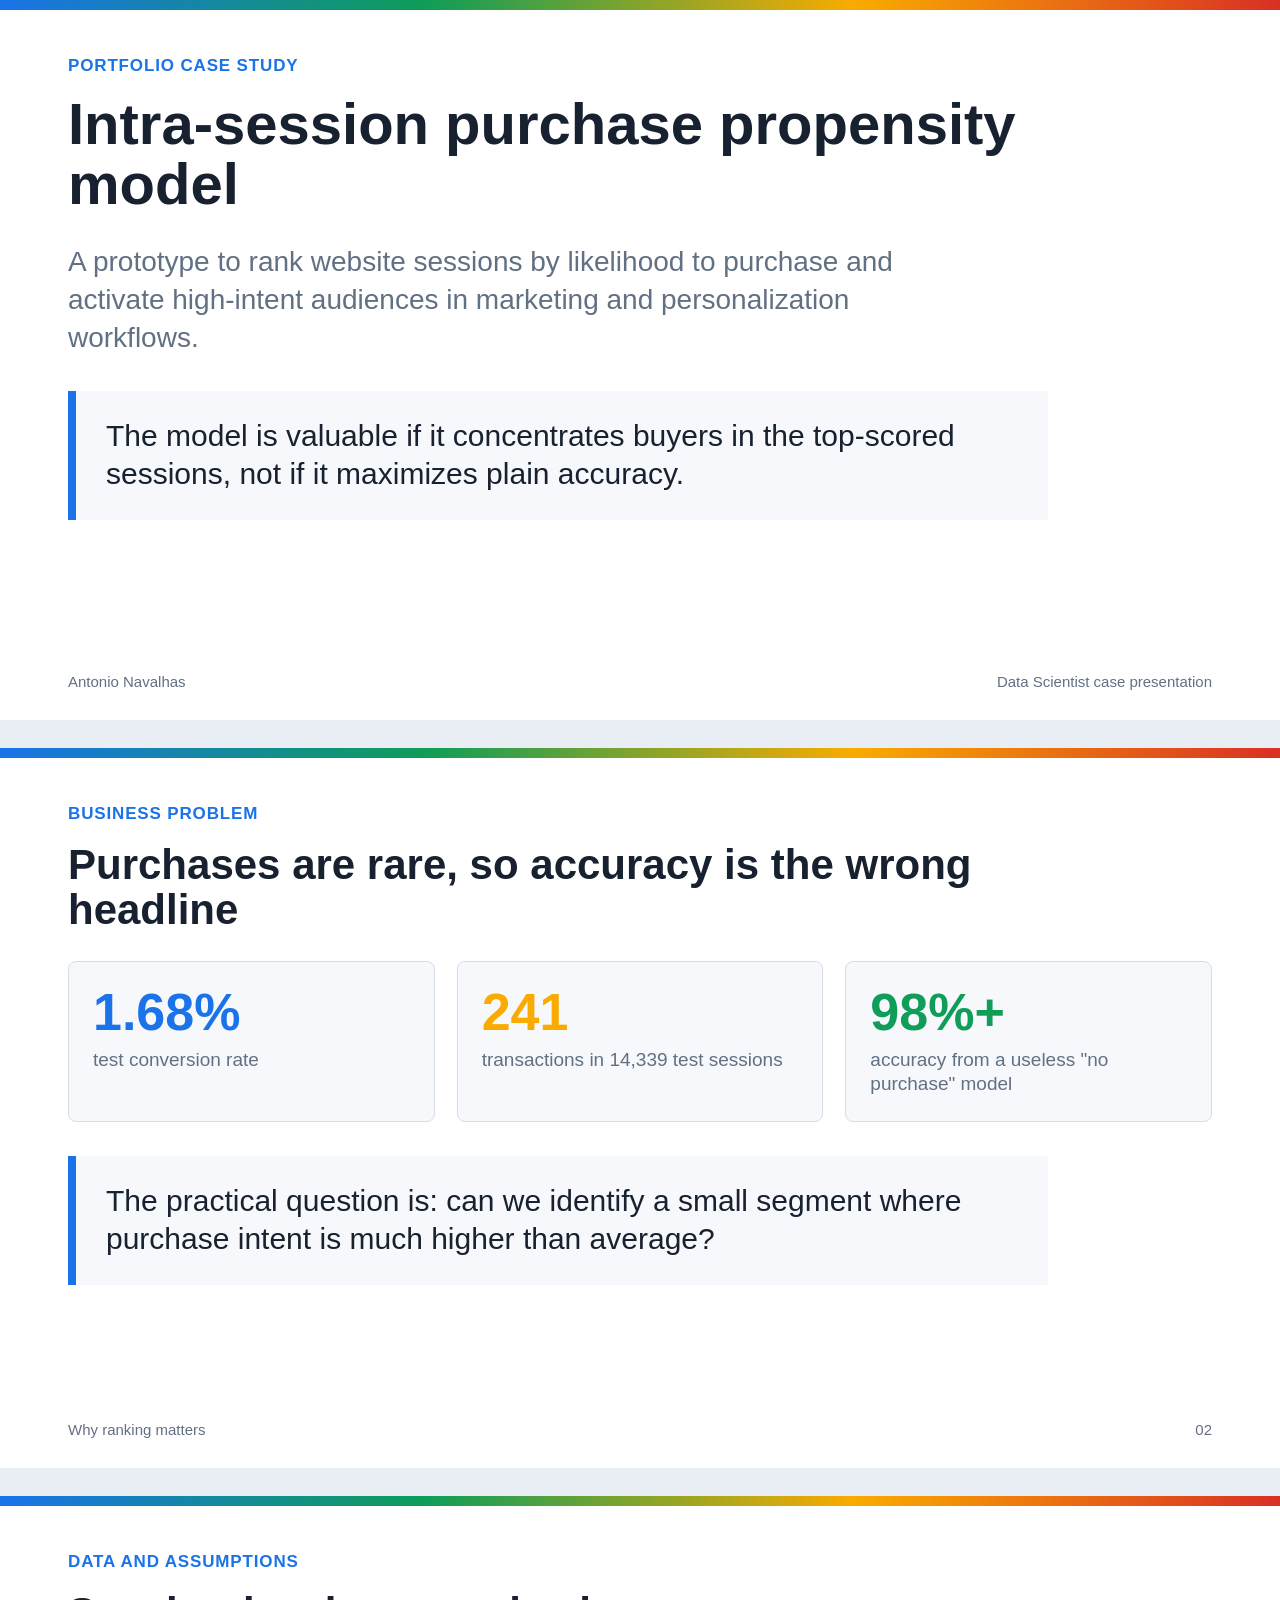
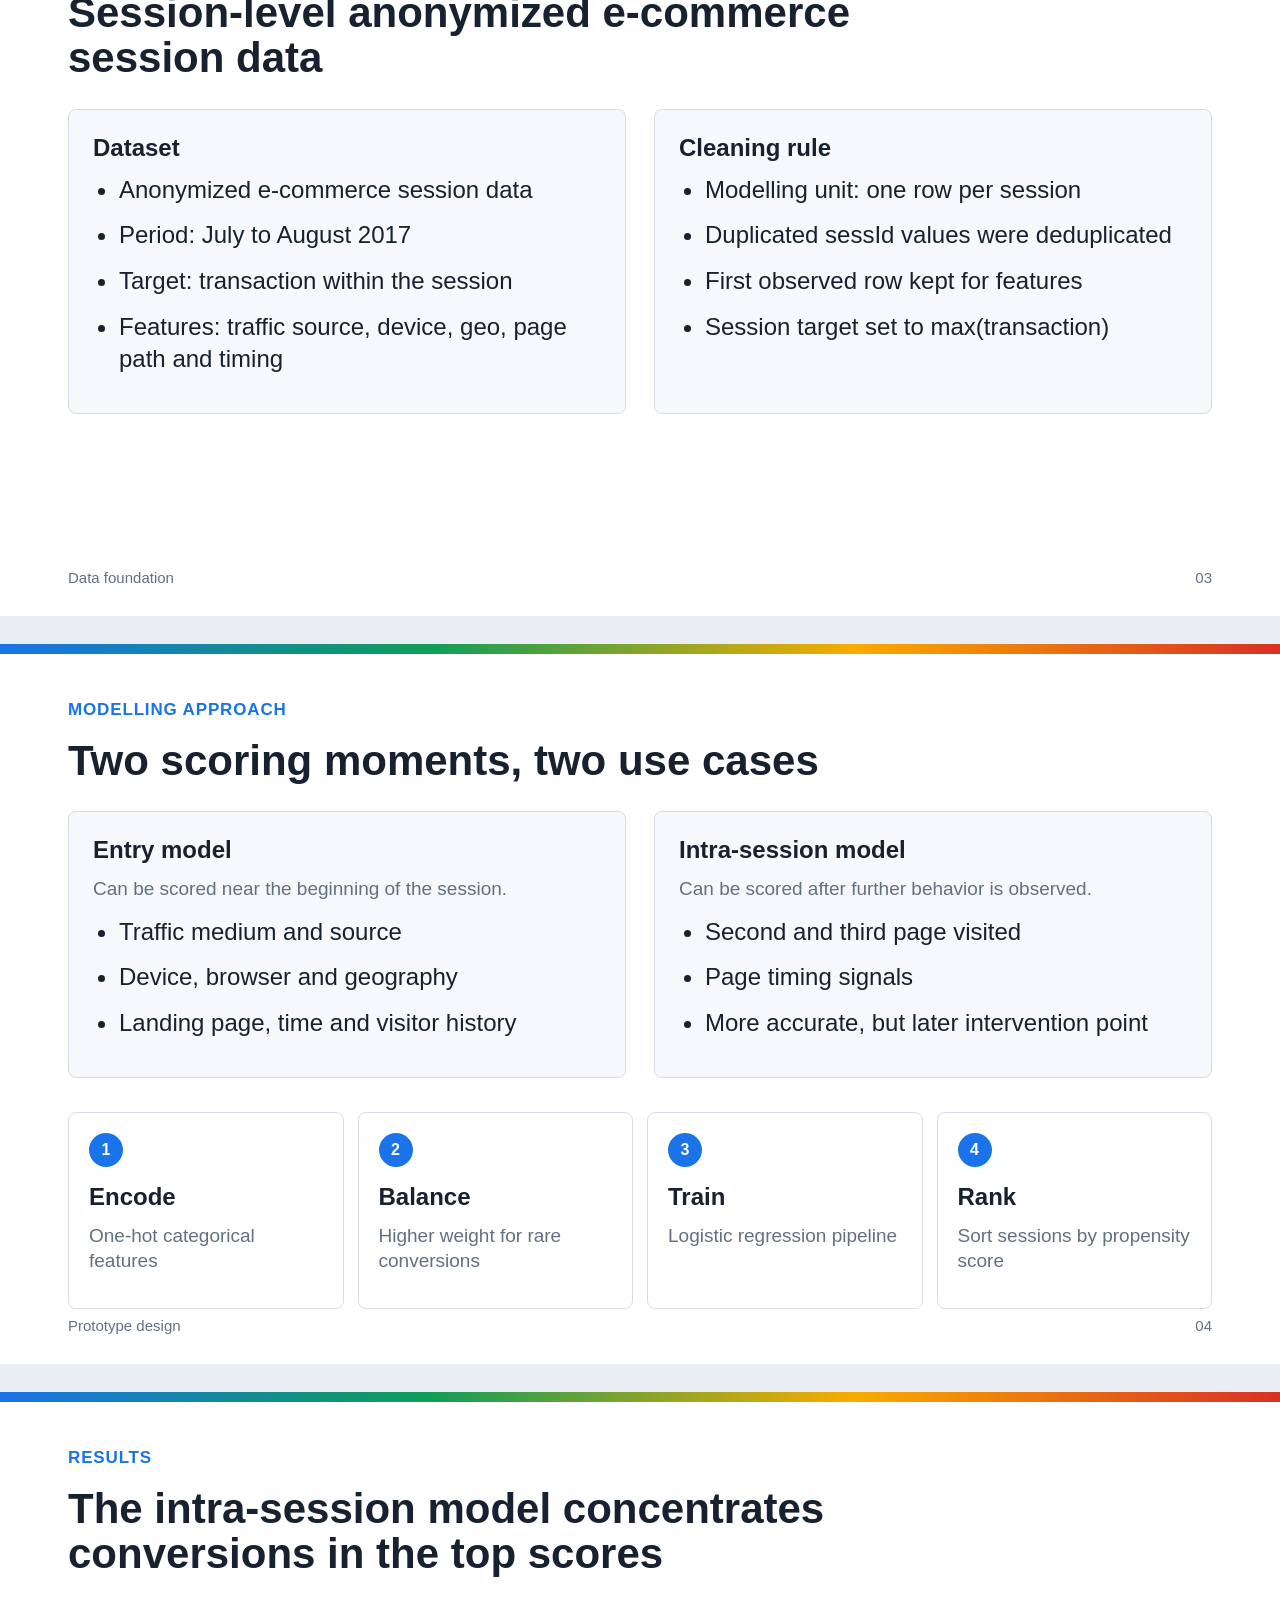
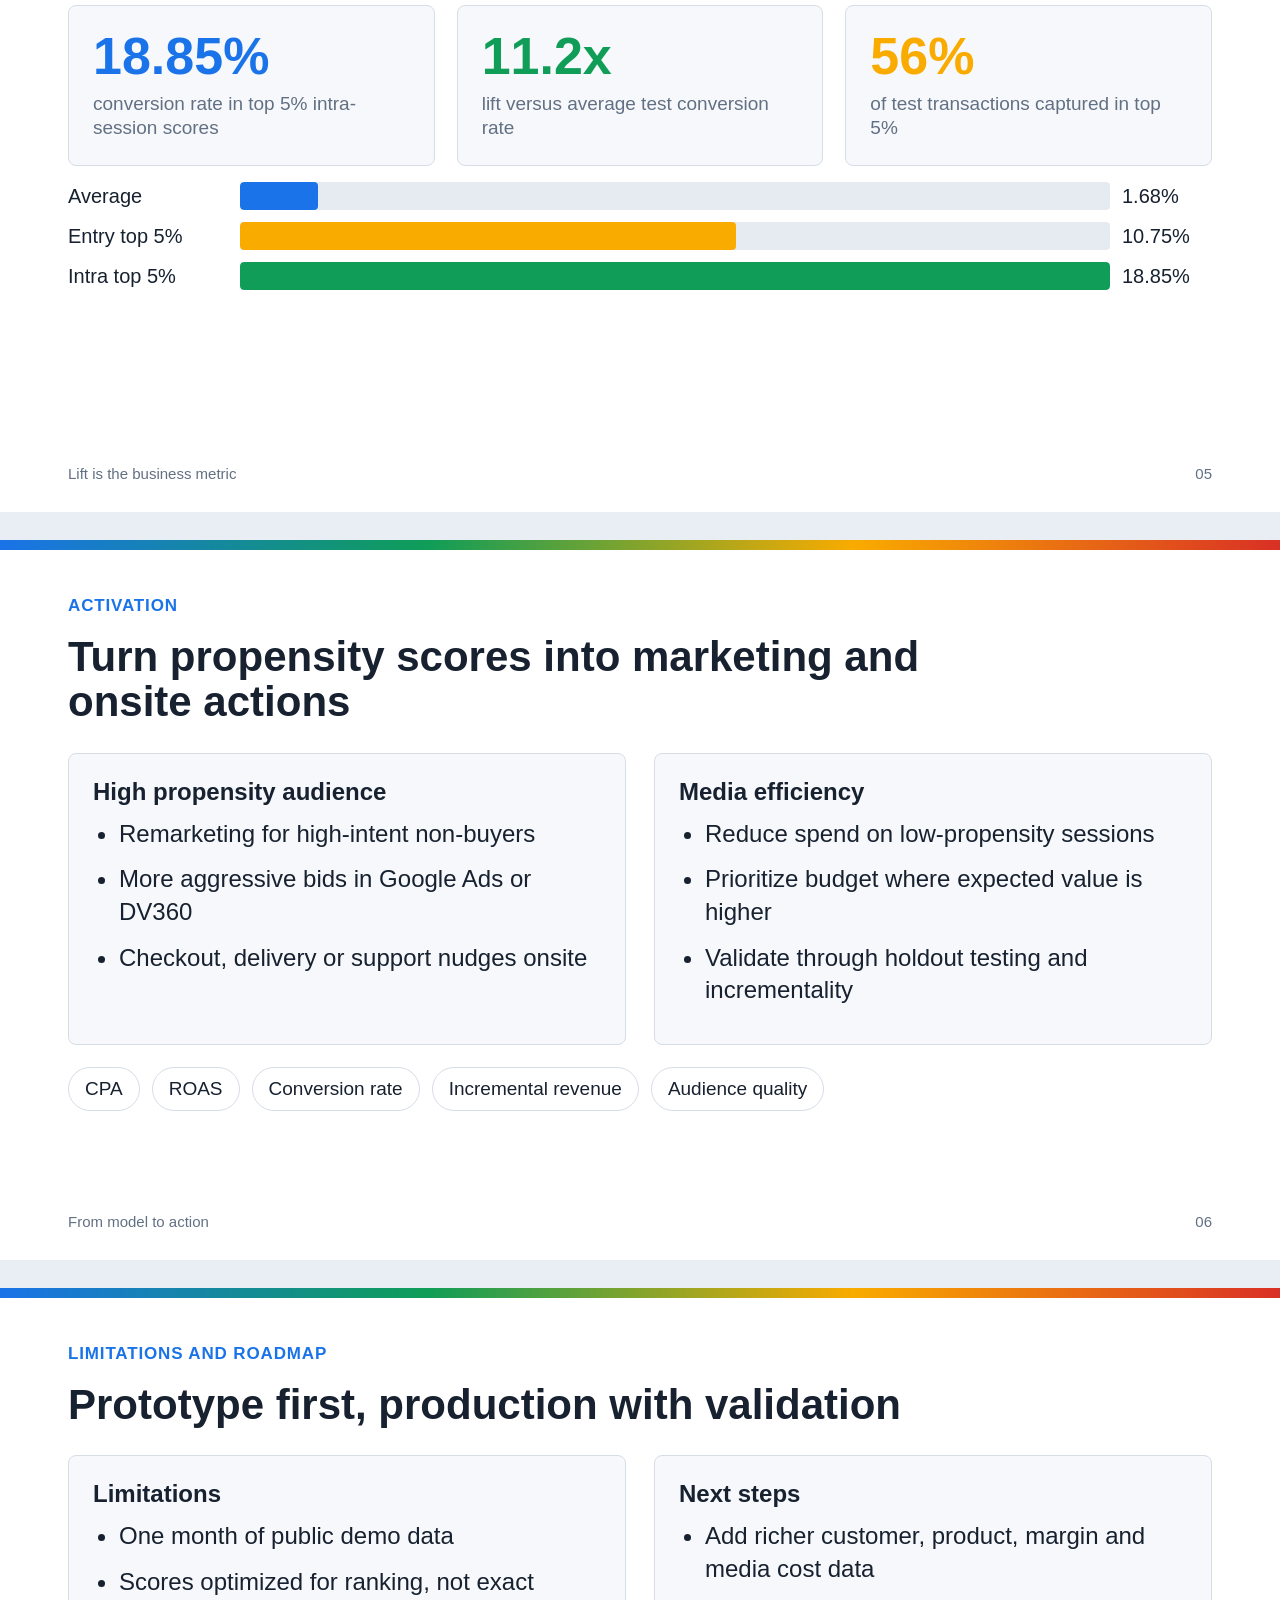
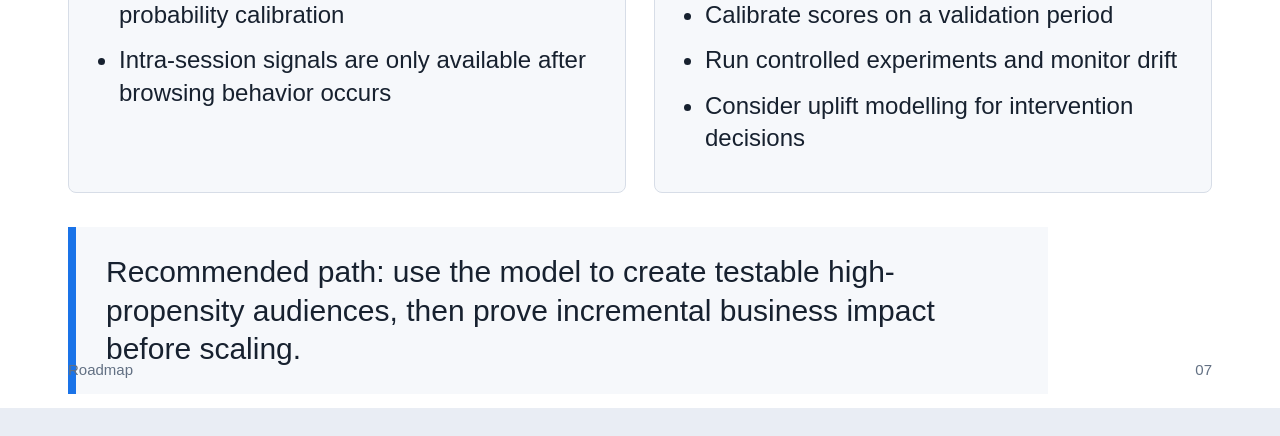
<file: Ecommerce-Conversion-Propensity/presentation.html>
<!doctype html>
<html lang="en">
<head>
  <meta charset="utf-8">
  <meta name="viewport" content="width=device-width, initial-scale=1">
  <title>Portfolio Case Presentation</title>
  <style>
    :root {
      --ink: #17212f;
      --muted: #627083;
      --blue: #1a73e8;
      --green: #0f9d58;
      --amber: #f9ab00;
      --red: #d93025;
      --line: #d7dde7;
      --panel: #f6f8fb;
      --white: #ffffff;
    }

    * {
      box-sizing: border-box;
    }

    body {
      margin: 0;
      background: #e9edf4;
      color: var(--ink);
      font-family: Arial, Helvetica, sans-serif;
    }

    .slide {
      width: 1280px;
      height: 720px;
      margin: 0 auto 28px;
      padding: 56px 68px;
      background: var(--white);
      position: relative;
      overflow: hidden;
      page-break-after: always;
    }

    .slide::before {
      content: "";
      position: absolute;
      top: 0;
      left: 0;
      width: 100%;
      height: 10px;
      background: linear-gradient(90deg, var(--blue), var(--green), var(--amber), var(--red));
    }

    .kicker {
      font-size: 17px;
      color: var(--blue);
      font-weight: 700;
      text-transform: uppercase;
      letter-spacing: 0.05em;
      margin-bottom: 18px;
    }

    h1 {
      font-size: 58px;
      line-height: 1.04;
      margin: 0 0 28px;
      max-width: 980px;
      letter-spacing: 0;
    }

    h2 {
      font-size: 42px;
      line-height: 1.08;
      margin: 0 0 28px;
      max-width: 920px;
      letter-spacing: 0;
    }

    h3 {
      font-size: 24px;
      margin: 0 0 12px;
    }

    p {
      font-size: 24px;
      line-height: 1.36;
      margin: 0 0 14px;
      max-width: 980px;
    }

    ul {
      margin: 0;
      padding-left: 26px;
    }

    li {
      font-size: 24px;
      line-height: 1.36;
      margin: 0 0 13px;
    }

    .subtitle {
      color: var(--muted);
      font-size: 28px;
      max-width: 900px;
    }

    .footer {
      position: absolute;
      bottom: 30px;
      left: 68px;
      right: 68px;
      display: flex;
      justify-content: space-between;
      color: var(--muted);
      font-size: 15px;
    }

    .grid-2 {
      display: grid;
      grid-template-columns: 1fr 1fr;
      gap: 28px;
      margin-top: 22px;
    }

    .grid-3 {
      display: grid;
      grid-template-columns: repeat(3, 1fr);
      gap: 22px;
      margin-top: 26px;
    }

    .panel {
      background: var(--panel);
      border: 1px solid var(--line);
      border-radius: 8px;
      padding: 24px;
    }

    .metric {
      font-size: 52px;
      line-height: 1;
      font-weight: 800;
      color: var(--blue);
      margin-bottom: 10px;
    }

    .metric.green {
      color: var(--green);
    }

    .metric.amber {
      color: var(--amber);
    }

    .label {
      color: var(--muted);
      font-size: 19px;
      line-height: 1.3;
    }

    .small {
      font-size: 19px;
      line-height: 1.34;
      color: var(--muted);
    }

    .flow {
      display: grid;
      grid-template-columns: repeat(4, 1fr);
      gap: 14px;
      margin-top: 34px;
      align-items: stretch;
    }

    .step {
      border: 1px solid var(--line);
      border-radius: 8px;
      padding: 20px;
      background: #fff;
    }

    .step-number {
      width: 34px;
      height: 34px;
      border-radius: 50%;
      background: var(--blue);
      color: white;
      display: flex;
      align-items: center;
      justify-content: center;
      font-weight: 700;
      margin-bottom: 16px;
    }

    .bar-chart {
      margin-top: 16px;
      display: grid;
      grid-template-columns: 160px 1fr 90px;
      gap: 12px;
      align-items: center;
      font-size: 20px;
    }

    .bar-bg {
      height: 28px;
      background: #e6ebf2;
      border-radius: 4px;
      overflow: hidden;
    }

    .bar {
      height: 100%;
      background: var(--blue);
      border-radius: 4px;
    }

    .bar.green {
      background: var(--green);
    }

    .bar.amber {
      background: var(--amber);
    }

    .quote {
      margin-top: 34px;
      padding: 26px 30px;
      border-left: 8px solid var(--blue);
      background: var(--panel);
      font-size: 30px;
      line-height: 1.28;
      max-width: 980px;
    }

    .pill-row {
      display: flex;
      gap: 12px;
      flex-wrap: wrap;
      margin-top: 22px;
    }

    .pill {
      border: 1px solid var(--line);
      background: #fff;
      border-radius: 999px;
      padding: 10px 16px;
      font-size: 19px;
      color: var(--ink);
    }

    .wide {
      max-width: 1100px;
    }
  </style>
</head>
<body>
  <section class="slide">
    <div class="kicker">Portfolio case study</div>
    <h1>Intra-session purchase propensity model</h1>
    <p class="subtitle">A prototype to rank website sessions by likelihood to purchase and activate high-intent audiences in marketing and personalization workflows.</p>
    <div class="quote">The model is valuable if it concentrates buyers in the top-scored sessions, not if it maximizes plain accuracy.</div>
    <div class="footer">
      <span>Antonio Navalhas</span>
      <span>Data Scientist case presentation</span>
    </div>
  </section>

  <section class="slide">
    <div class="kicker">Business problem</div>
    <h2>Purchases are rare, so accuracy is the wrong headline</h2>
    <div class="grid-3">
      <div class="panel">
        <div class="metric">1.68%</div>
        <div class="label">test conversion rate</div>
      </div>
      <div class="panel">
        <div class="metric amber">241</div>
        <div class="label">transactions in 14,339 test sessions</div>
      </div>
      <div class="panel">
        <div class="metric green">98%+</div>
        <div class="label">accuracy from a useless "no purchase" model</div>
      </div>
    </div>
    <div class="quote">The practical question is: can we identify a small segment where purchase intent is much higher than average?</div>
    <div class="footer">
      <span>Why ranking matters</span>
      <span>02</span>
    </div>
  </section>

  <section class="slide">
    <div class="kicker">Data and assumptions</div>
    <h2>Session-level anonymized e-commerce session data</h2>
    <div class="grid-2">
      <div class="panel">
        <h3>Dataset</h3>
        <ul>
          <li>Anonymized e-commerce session data</li>
          <li>Period: July to August 2017</li>
          <li>Target: transaction within the session</li>
          <li>Features: traffic source, device, geo, page path and timing</li>
        </ul>
      </div>
      <div class="panel">
        <h3>Cleaning rule</h3>
        <ul>
          <li>Modelling unit: one row per session</li>
          <li>Duplicated sessId values were deduplicated</li>
          <li>First observed row kept for features</li>
          <li>Session target set to max(transaction)</li>
        </ul>
      </div>
    </div>
    <div class="footer">
      <span>Data foundation</span>
      <span>03</span>
    </div>
  </section>

  <section class="slide">
    <div class="kicker">Modelling approach</div>
    <h2>Two scoring moments, two use cases</h2>
    <div class="grid-2">
      <div class="panel">
        <h3>Entry model</h3>
        <p class="small">Can be scored near the beginning of the session.</p>
        <ul>
          <li>Traffic medium and source</li>
          <li>Device, browser and geography</li>
          <li>Landing page, time and visitor history</li>
        </ul>
      </div>
      <div class="panel">
        <h3>Intra-session model</h3>
        <p class="small">Can be scored after further behavior is observed.</p>
        <ul>
          <li>Second and third page visited</li>
          <li>Page timing signals</li>
          <li>More accurate, but later intervention point</li>
        </ul>
      </div>
    </div>
    <div class="flow">
      <div class="step"><div class="step-number">1</div><h3>Encode</h3><p class="small">One-hot categorical features</p></div>
      <div class="step"><div class="step-number">2</div><h3>Balance</h3><p class="small">Higher weight for rare conversions</p></div>
      <div class="step"><div class="step-number">3</div><h3>Train</h3><p class="small">Logistic regression pipeline</p></div>
      <div class="step"><div class="step-number">4</div><h3>Rank</h3><p class="small">Sort sessions by propensity score</p></div>
    </div>
    <div class="footer">
      <span>Prototype design</span>
      <span>04</span>
    </div>
  </section>

  <section class="slide">
    <div class="kicker">Results</div>
    <h2>The intra-session model concentrates conversions in the top scores</h2>
    <div class="grid-3">
      <div class="panel">
        <div class="metric">18.85%</div>
        <div class="label">conversion rate in top 5% intra-session scores</div>
      </div>
      <div class="panel">
        <div class="metric green">11.2x</div>
        <div class="label">lift versus average test conversion rate</div>
      </div>
      <div class="panel">
        <div class="metric amber">56%</div>
        <div class="label">of test transactions captured in top 5%</div>
      </div>
    </div>
    <div class="bar-chart">
      <div>Average</div>
      <div class="bar-bg"><div class="bar" style="width: 9%;"></div></div>
      <div>1.68%</div>
      <div>Entry top 5%</div>
      <div class="bar-bg"><div class="bar amber" style="width: 57%;"></div></div>
      <div>10.75%</div>
      <div>Intra top 5%</div>
      <div class="bar-bg"><div class="bar green" style="width: 100%;"></div></div>
      <div>18.85%</div>
    </div>
    <div class="footer">
      <span>Lift is the business metric</span>
      <span>05</span>
    </div>
  </section>

  <section class="slide">
    <div class="kicker">Activation</div>
    <h2>Turn propensity scores into marketing and onsite actions</h2>
    <div class="grid-2">
      <div class="panel">
        <h3>High propensity audience</h3>
        <ul>
          <li>Remarketing for high-intent non-buyers</li>
          <li>More aggressive bids in Google Ads or DV360</li>
          <li>Checkout, delivery or support nudges onsite</li>
        </ul>
      </div>
      <div class="panel">
        <h3>Media efficiency</h3>
        <ul>
          <li>Reduce spend on low-propensity sessions</li>
          <li>Prioritize budget where expected value is higher</li>
          <li>Validate through holdout testing and incrementality</li>
        </ul>
      </div>
    </div>
    <div class="pill-row">
      <div class="pill">CPA</div>
      <div class="pill">ROAS</div>
      <div class="pill">Conversion rate</div>
      <div class="pill">Incremental revenue</div>
      <div class="pill">Audience quality</div>
    </div>
    <div class="footer">
      <span>From model to action</span>
      <span>06</span>
    </div>
  </section>

  <section class="slide">
    <div class="kicker">Limitations and roadmap</div>
    <h2>Prototype first, production with validation</h2>
    <div class="grid-2">
      <div class="panel">
        <h3>Limitations</h3>
        <ul>
          <li>One month of public demo data</li>
          <li>Scores optimized for ranking, not exact probability calibration</li>
          <li>Intra-session signals are only available after browsing behavior occurs</li>
        </ul>
      </div>
      <div class="panel">
        <h3>Next steps</h3>
        <ul>
          <li>Add richer customer, product, margin and media cost data</li>
          <li>Calibrate scores on a validation period</li>
          <li>Run controlled experiments and monitor drift</li>
          <li>Consider uplift modelling for intervention decisions</li>
        </ul>
      </div>
    </div>
    <div class="quote">Recommended path: use the model to create testable high-propensity audiences, then prove incremental business impact before scaling.</div>
    <div class="footer">
      <span>Roadmap</span>
      <span>07</span>
    </div>
  </section>
</body>
</html>
</file>
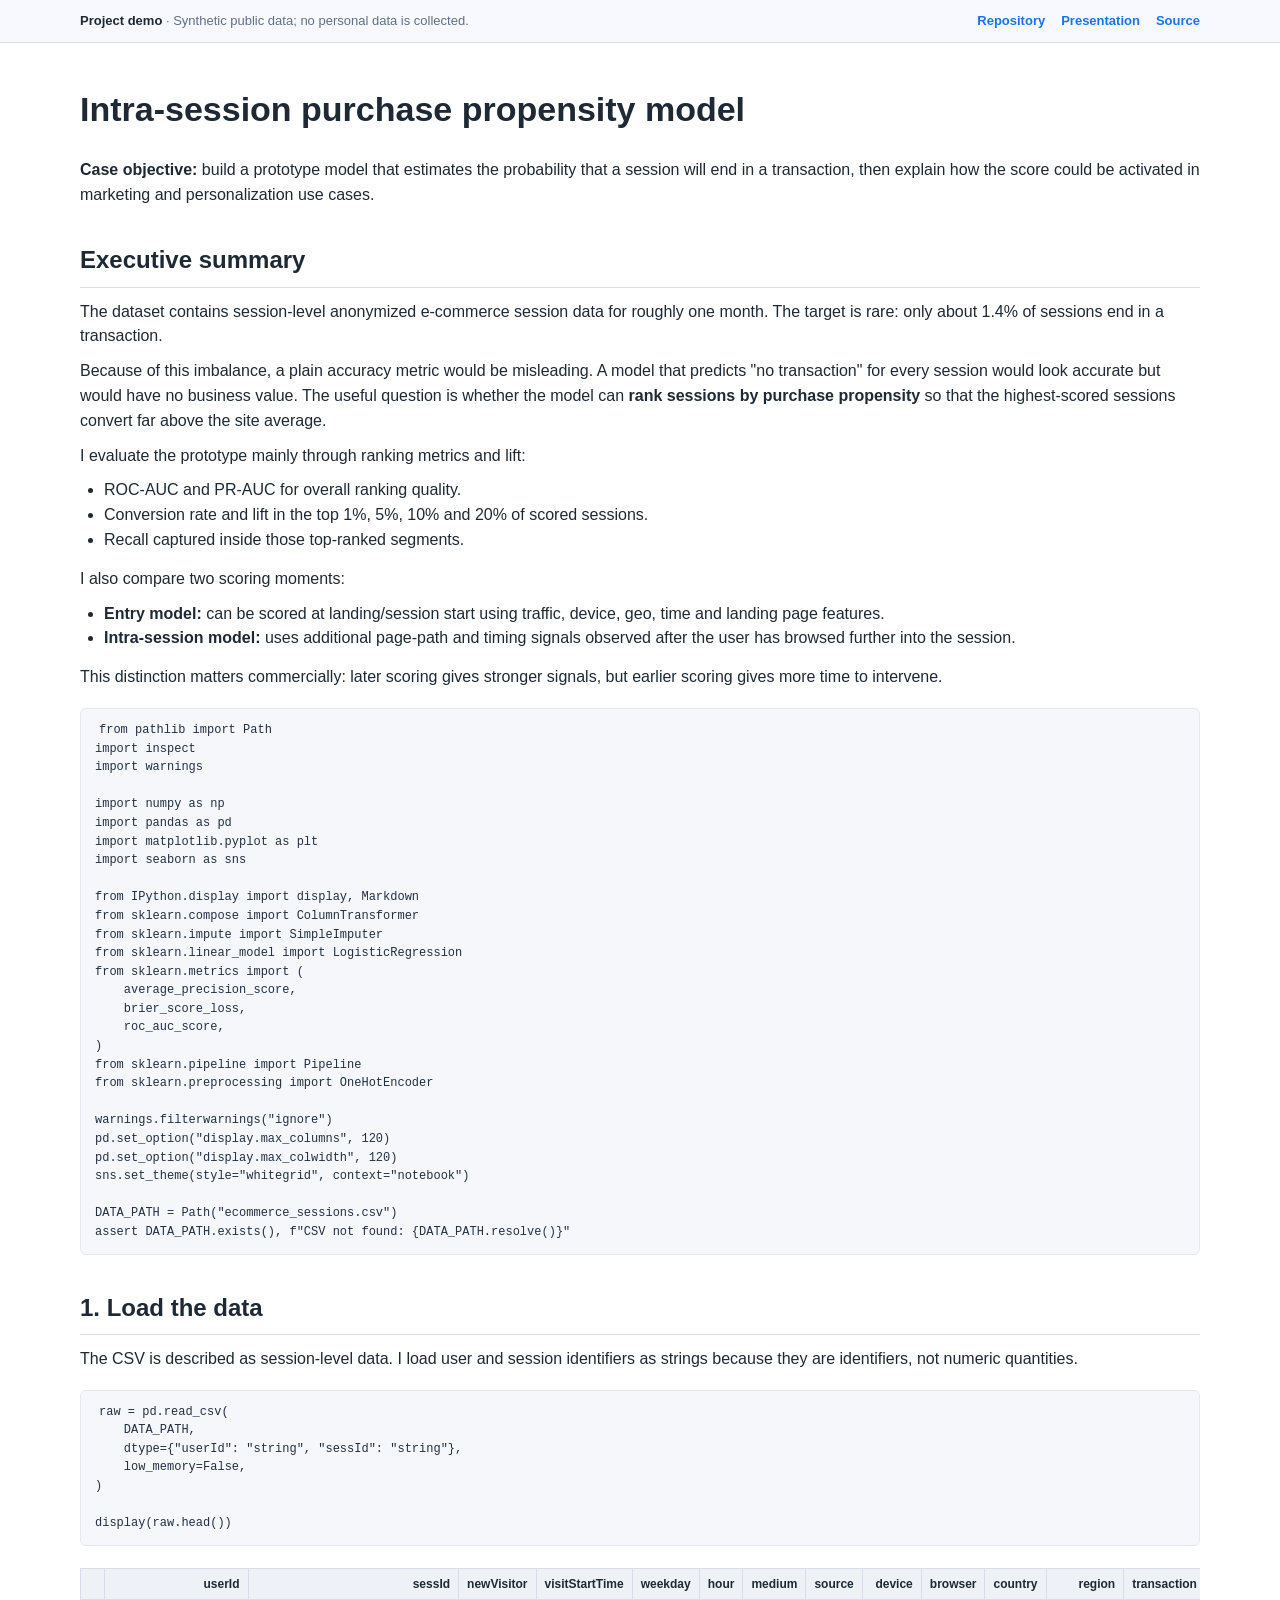
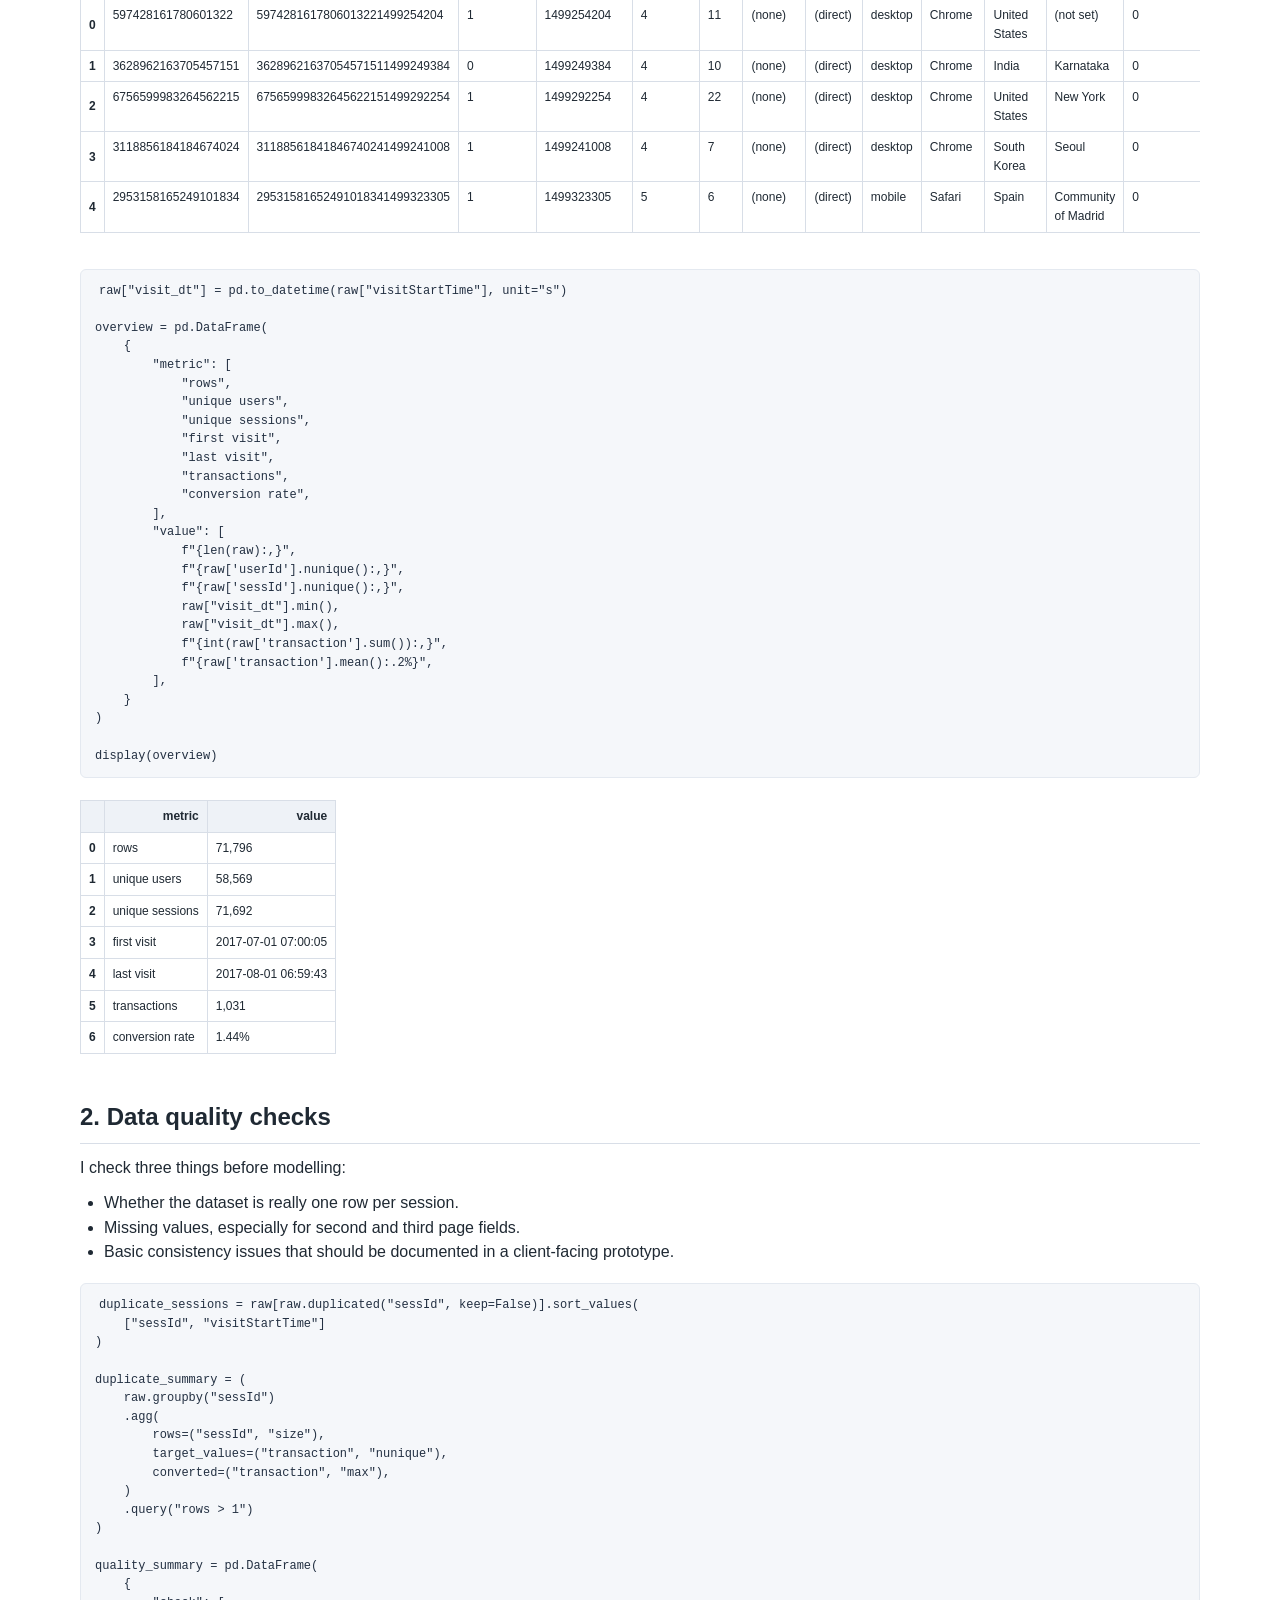
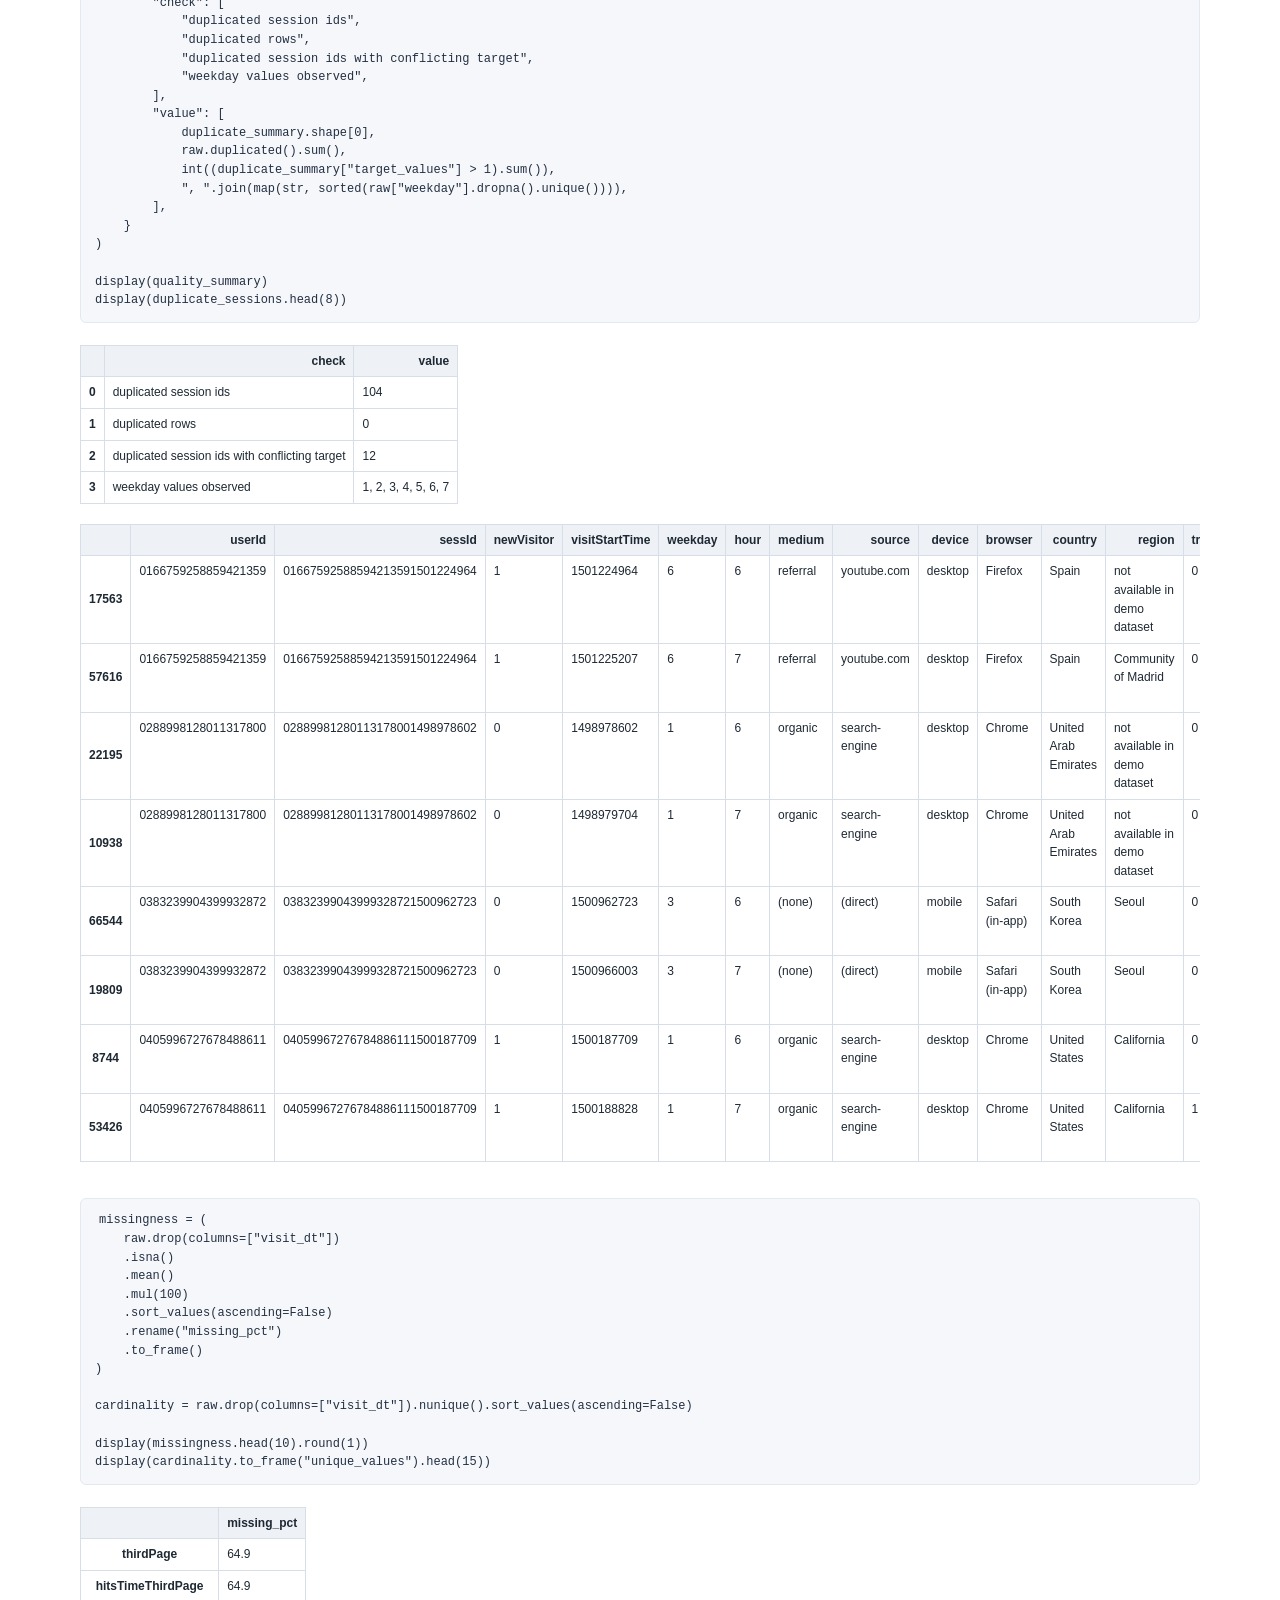
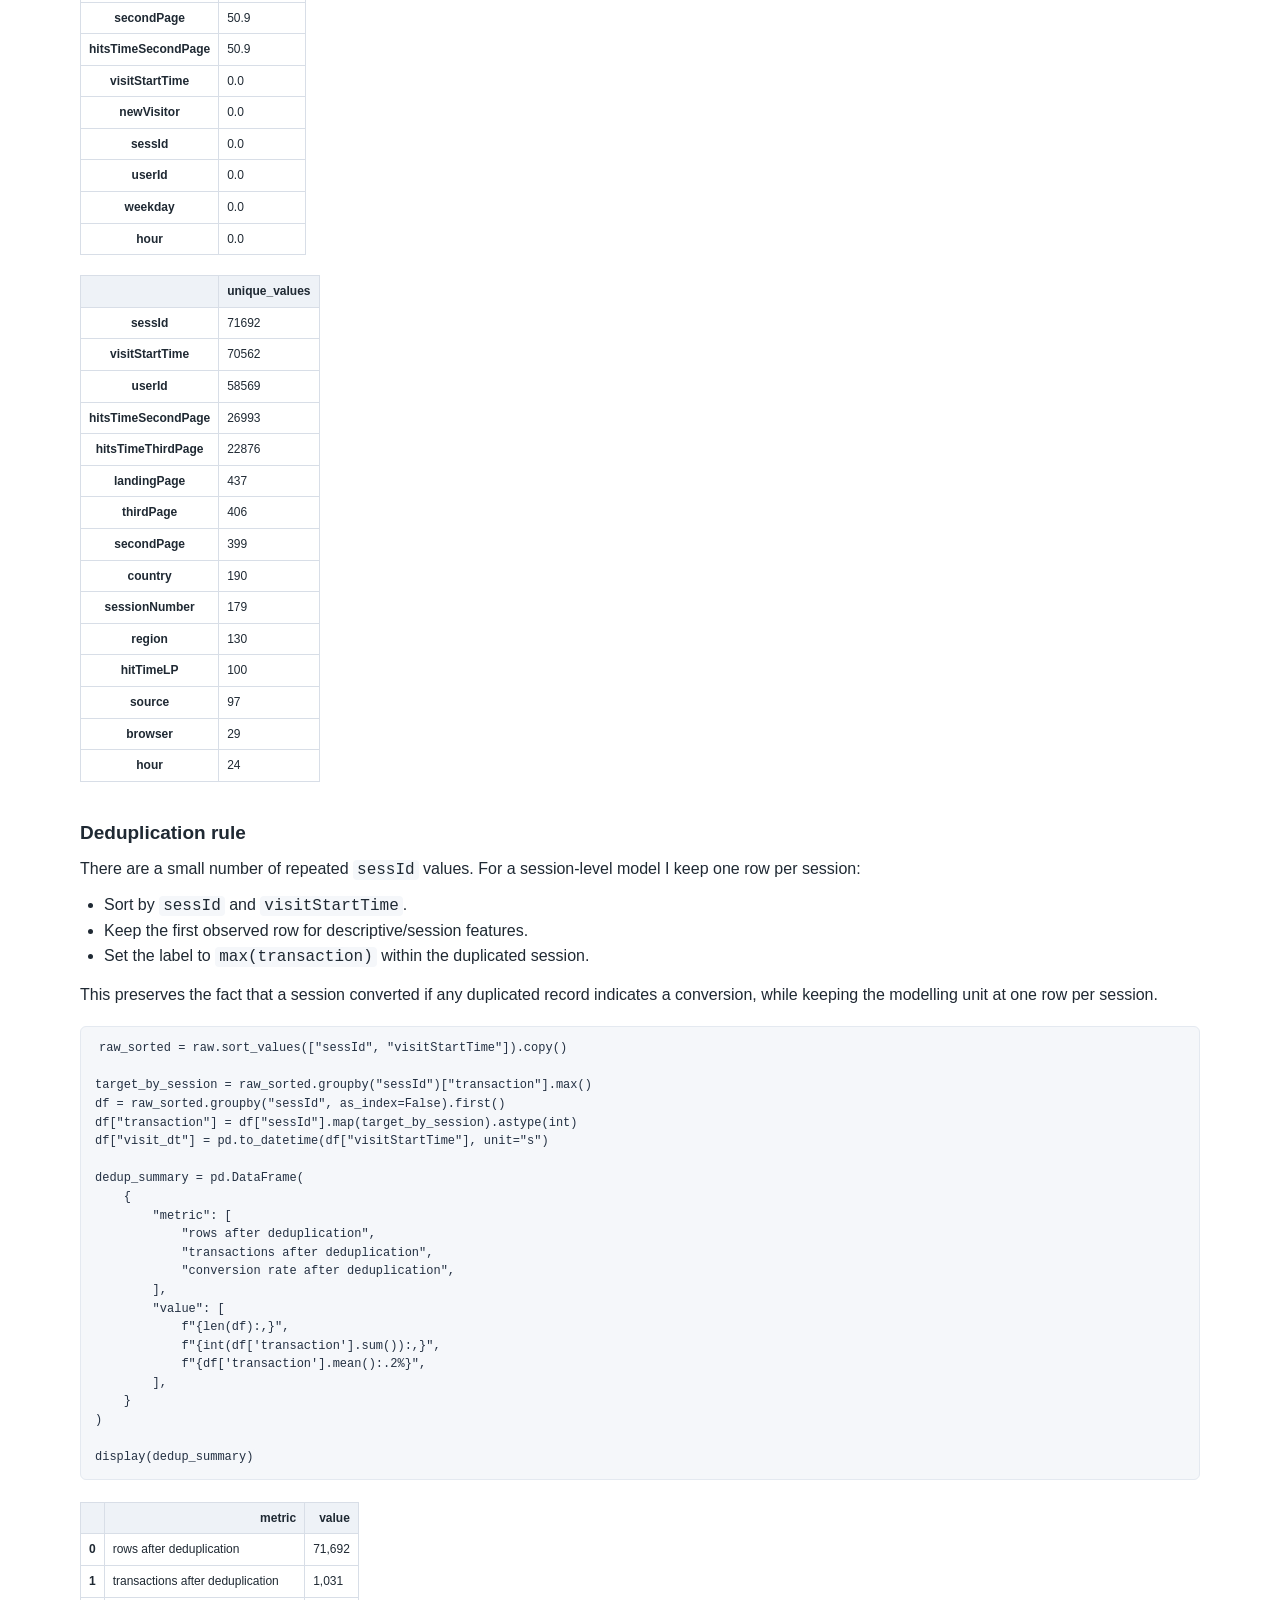
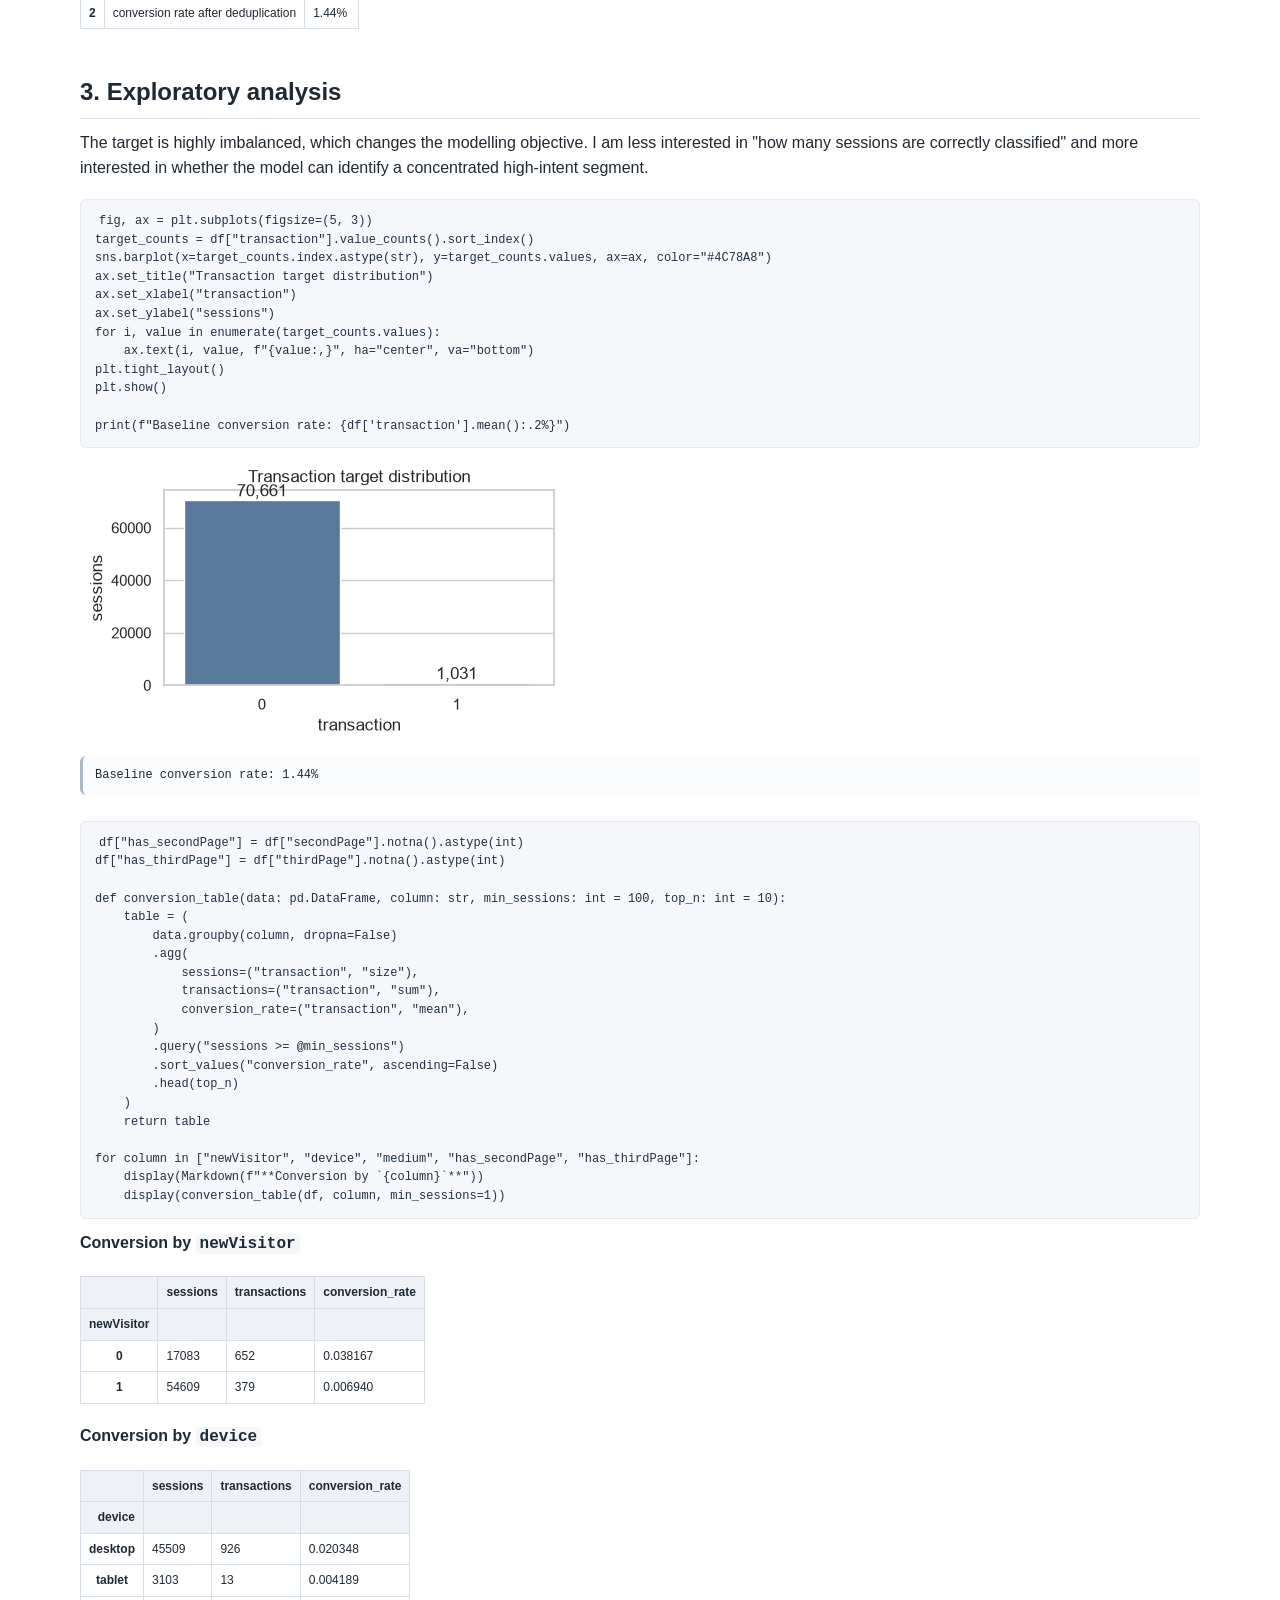
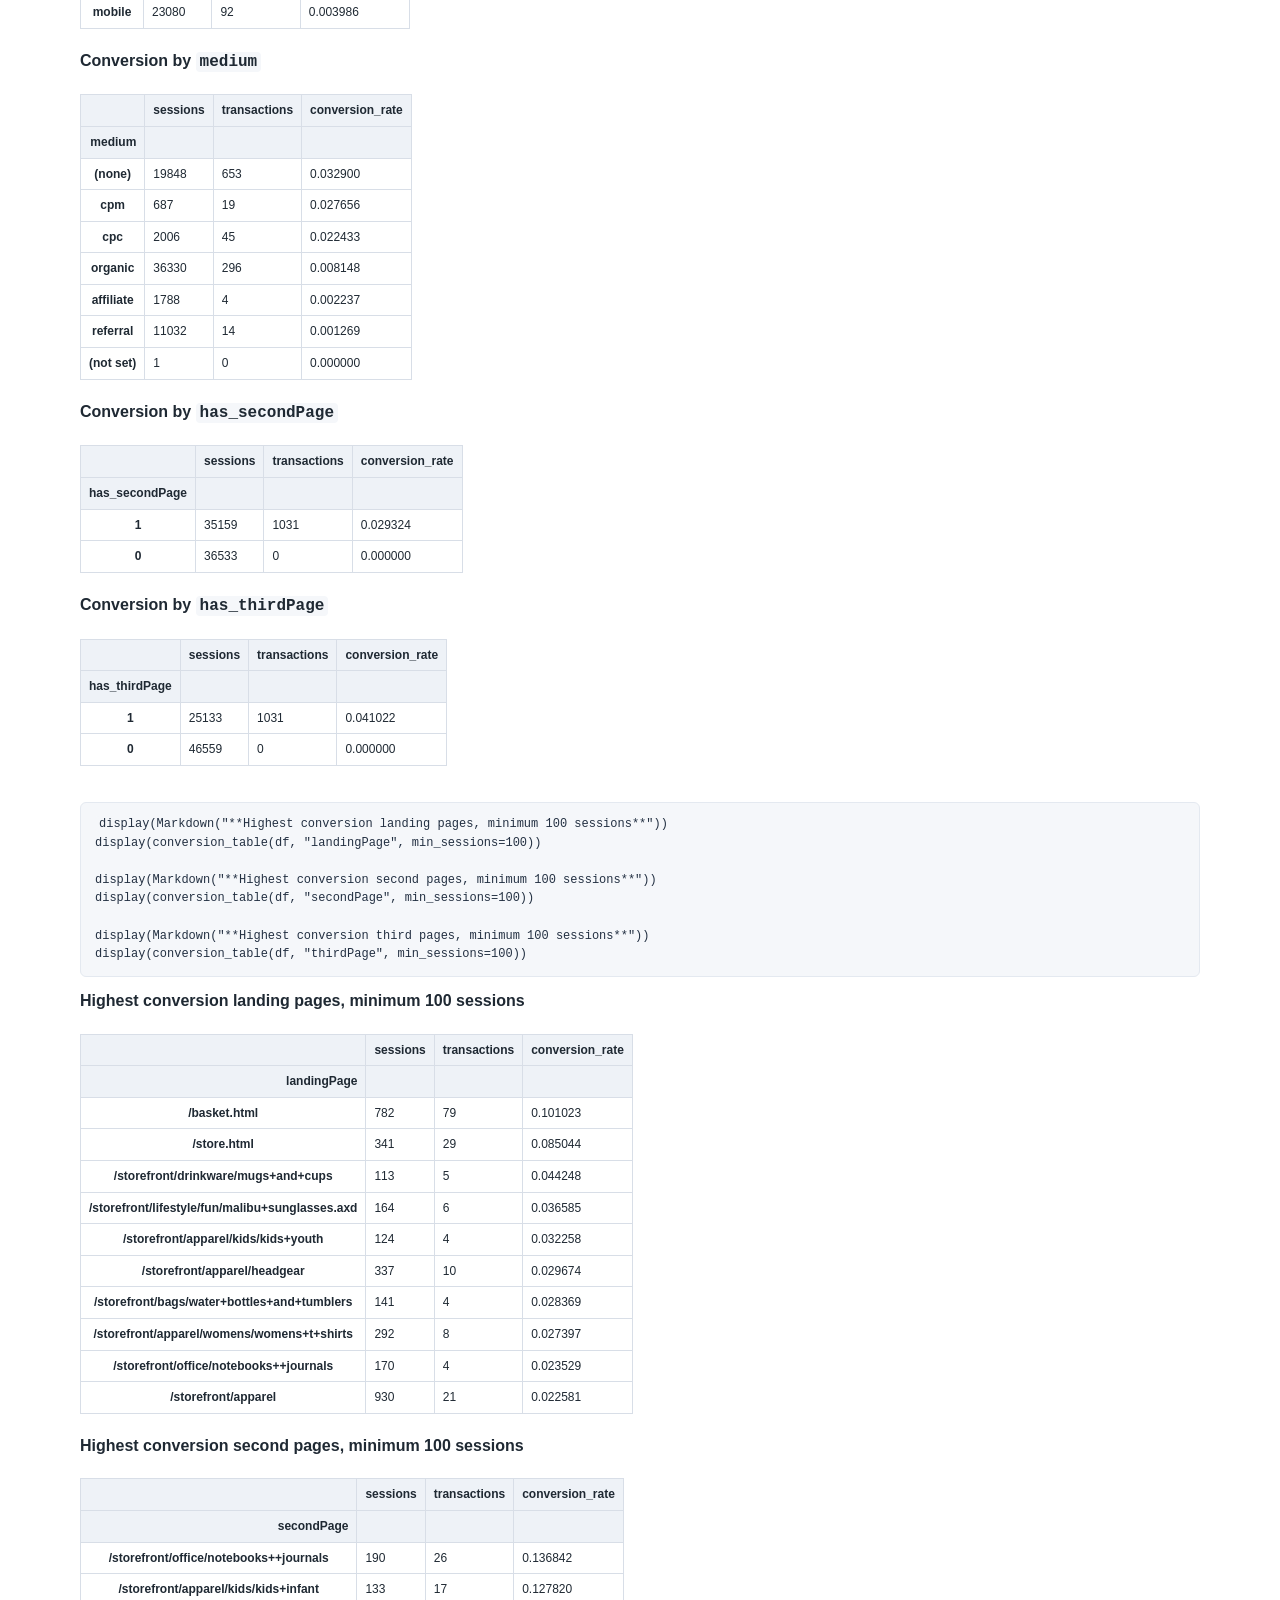
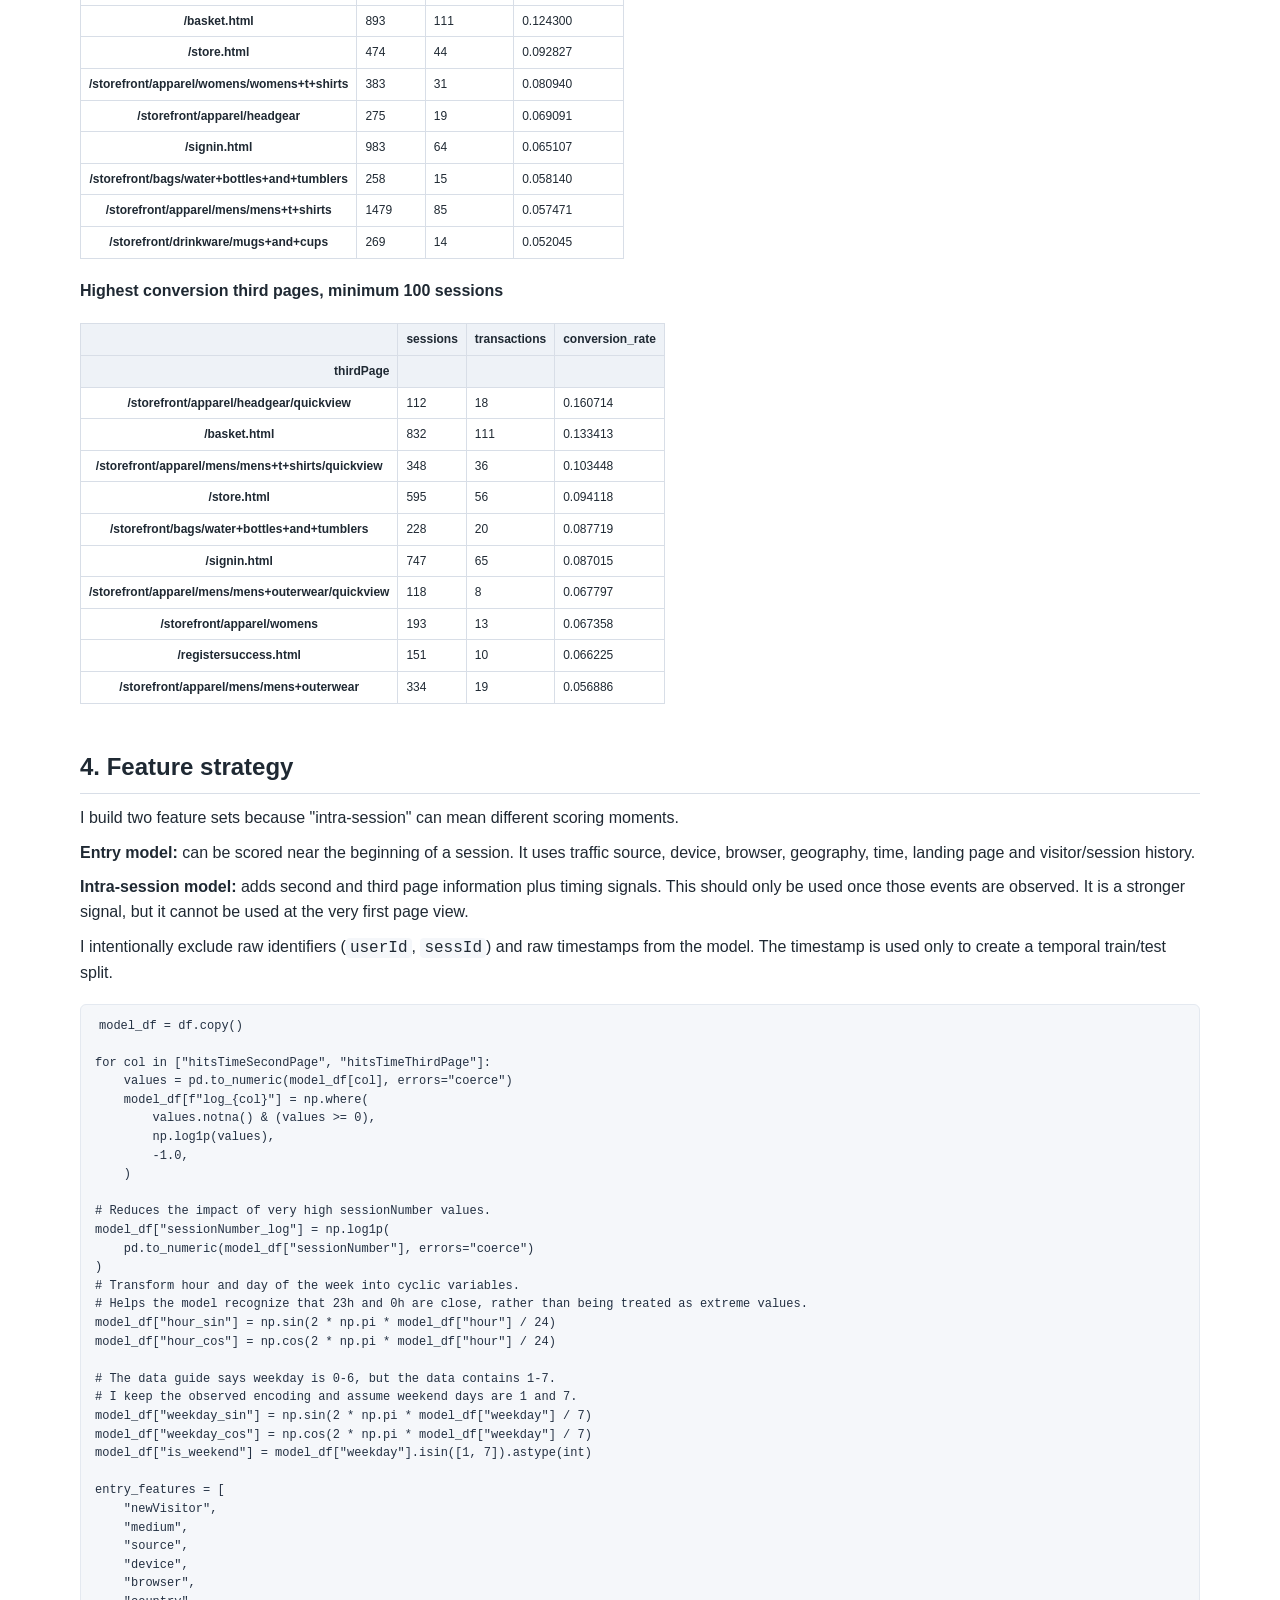
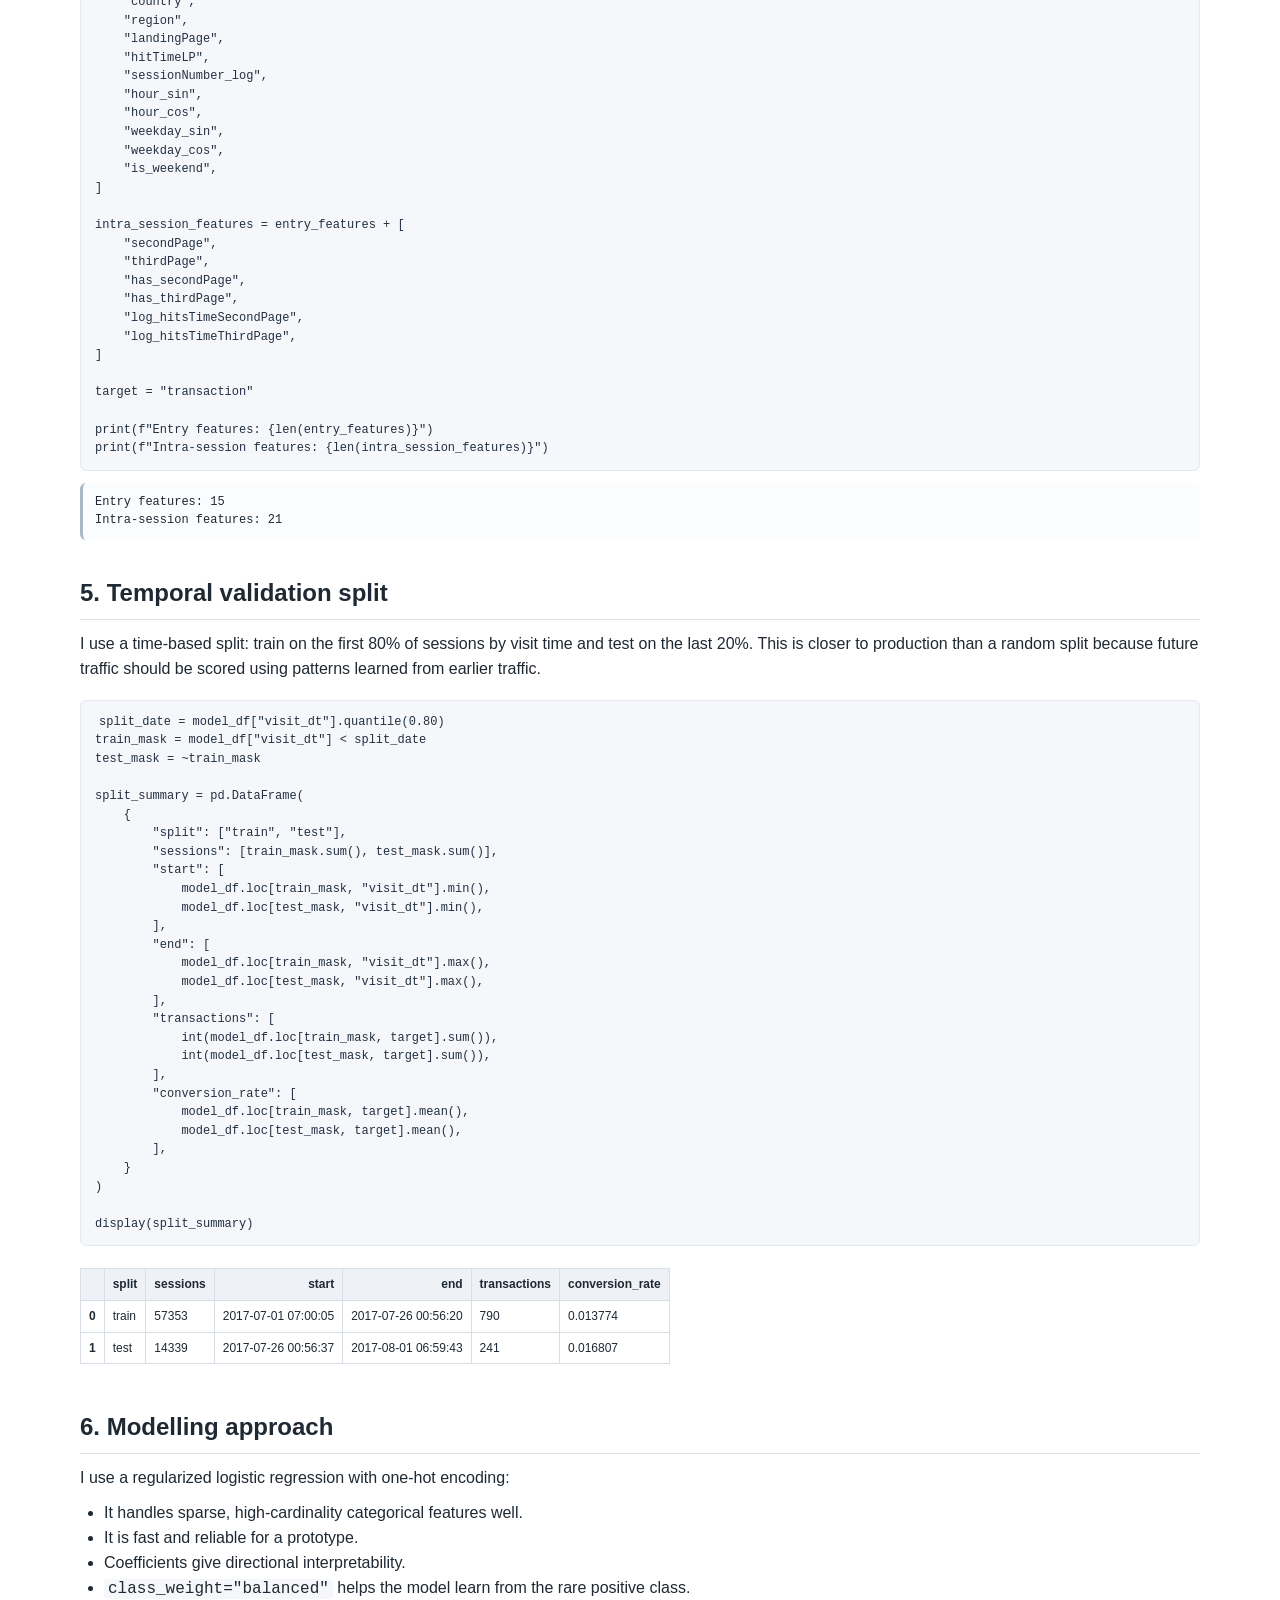
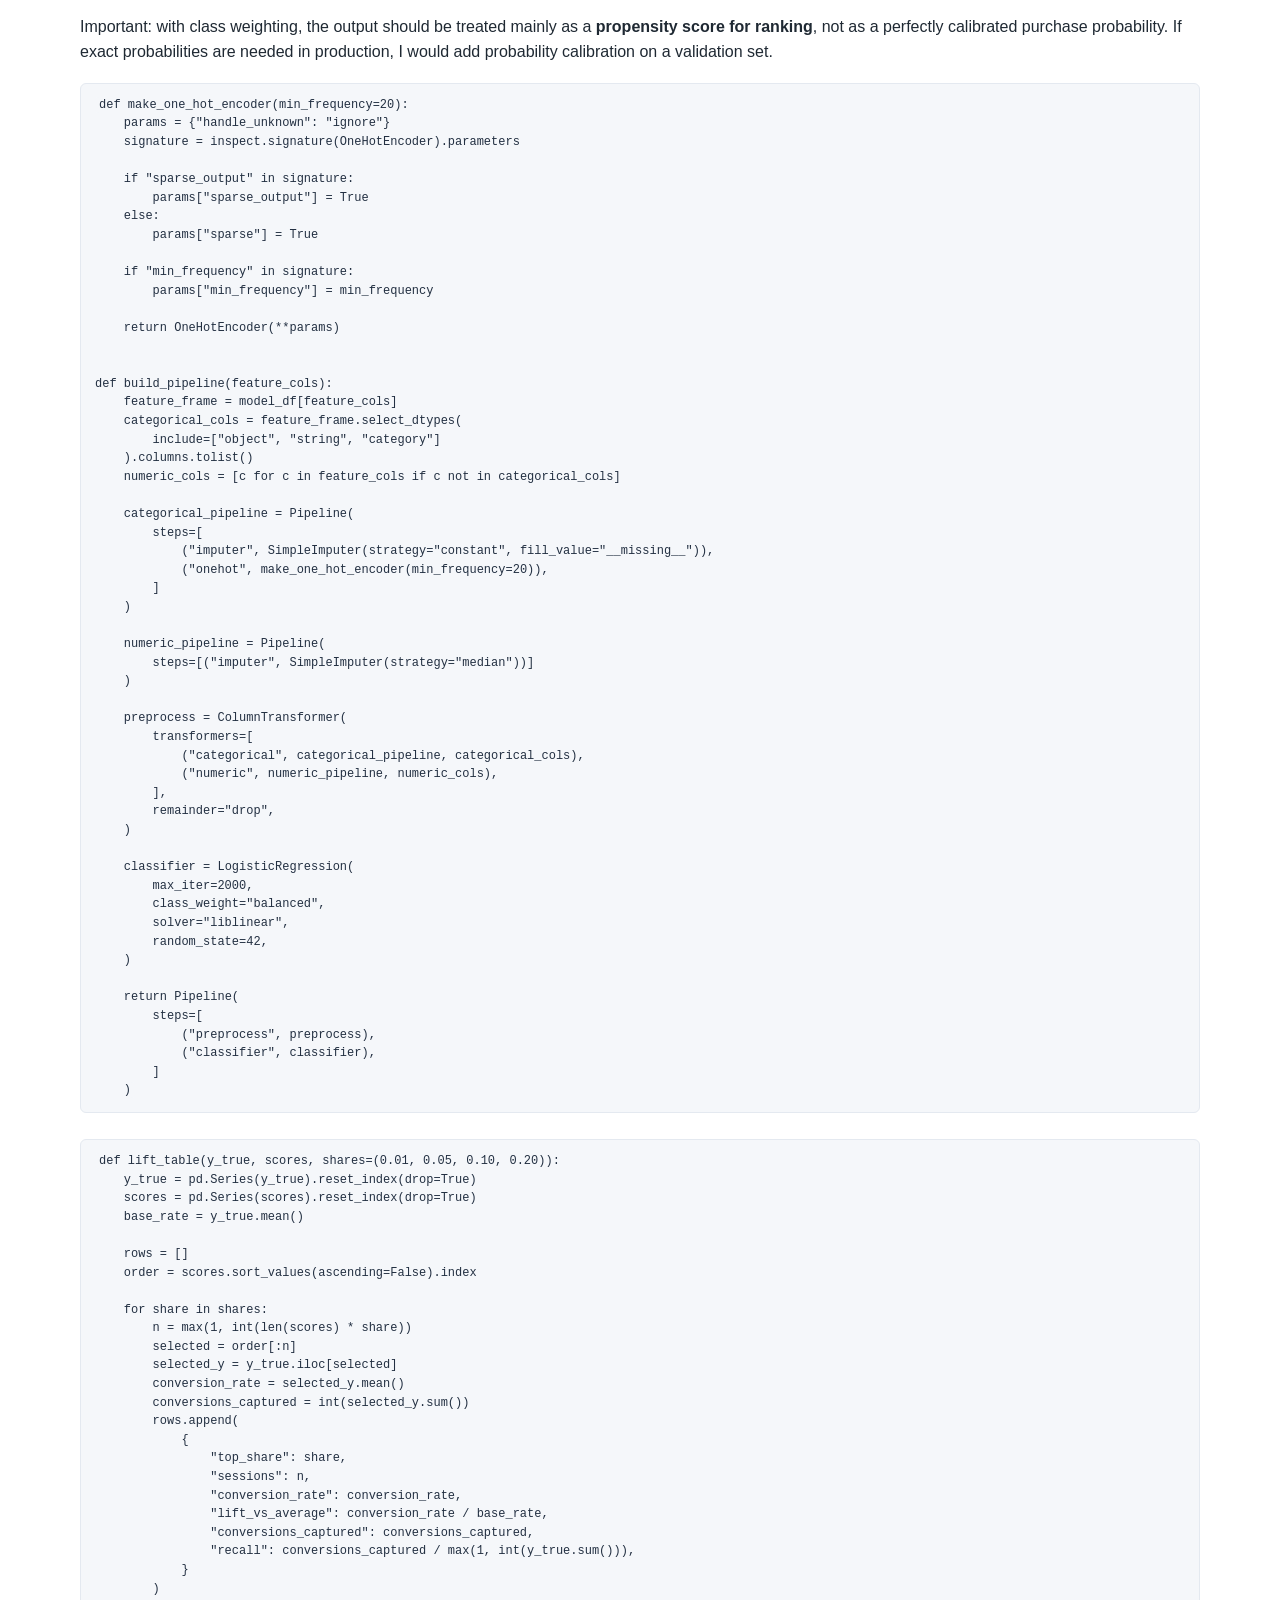
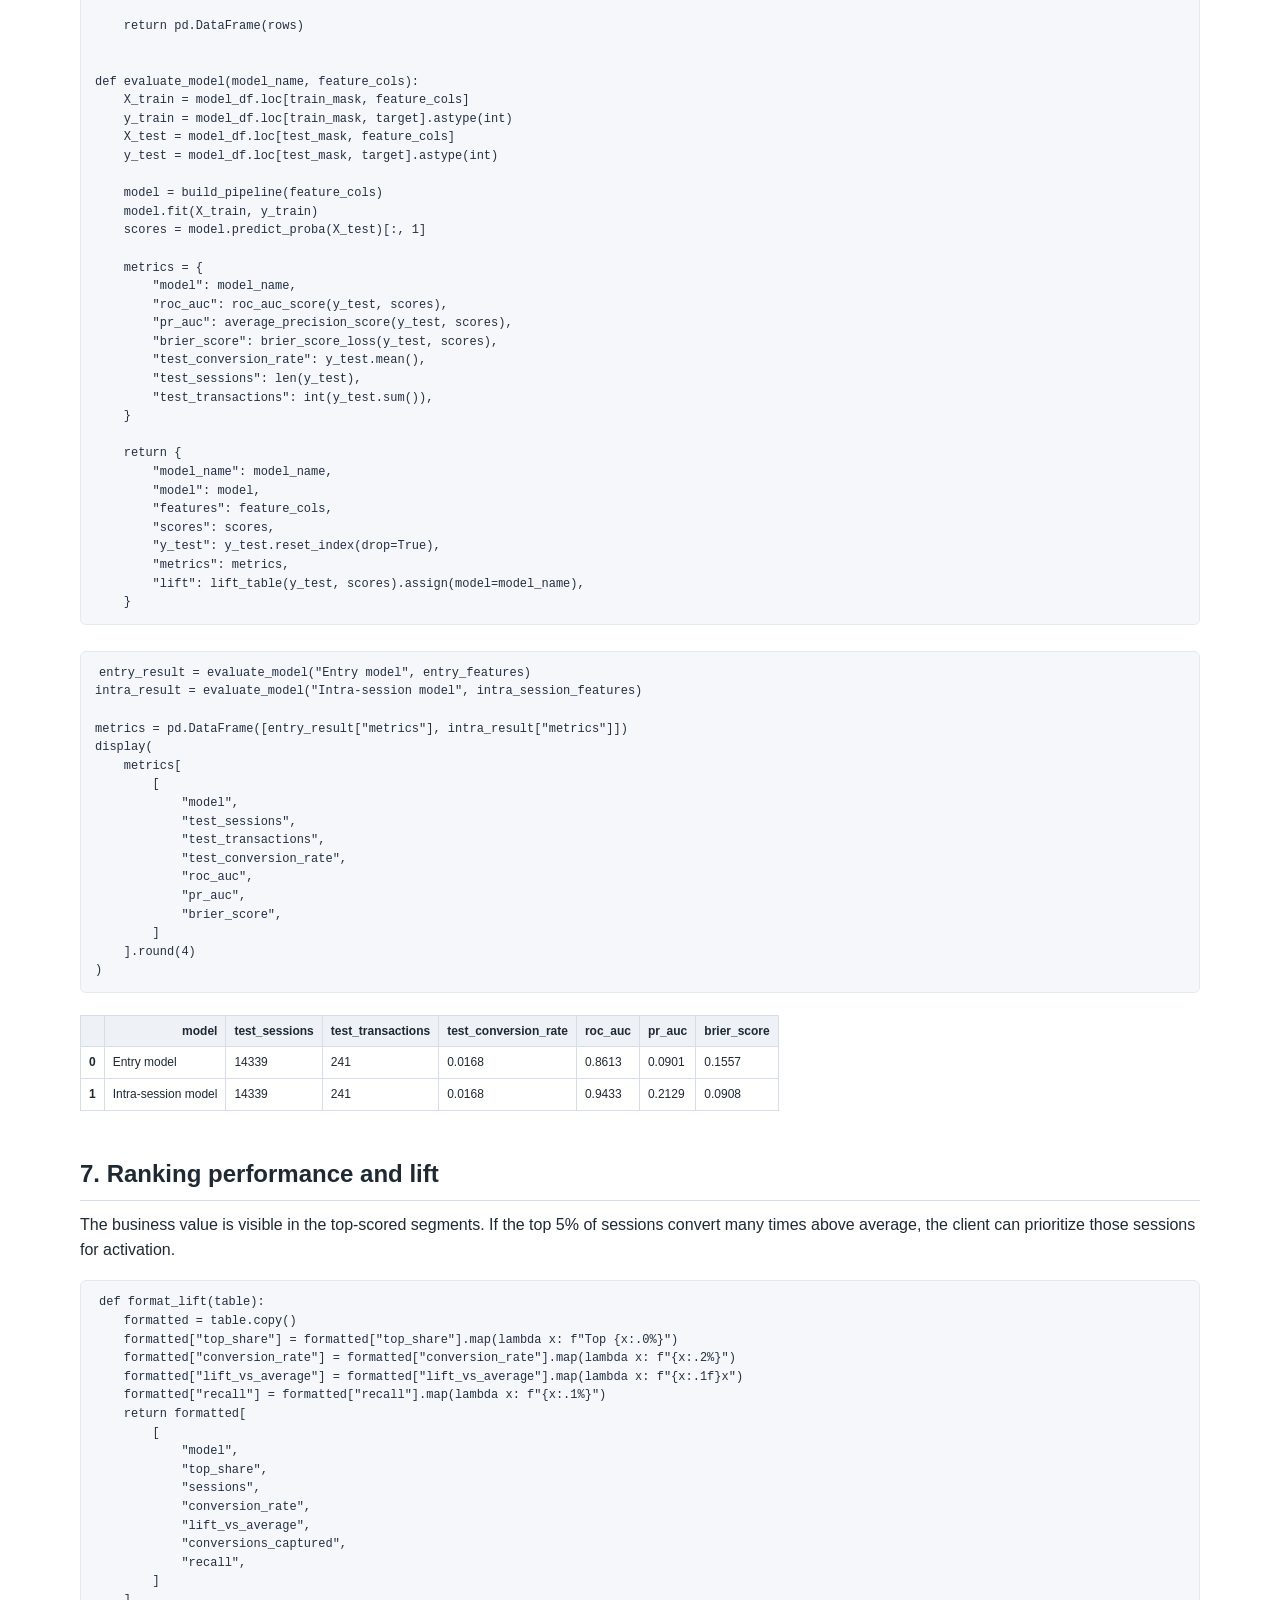
<file: site/ecommerce-conversion/notebook.html>
<!doctype html><html lang="en"><head><meta charset="utf-8"><meta name="viewport" content="width=device-width, initial-scale=1"><meta name="description" content="Technical notebook export for an e-commerce conversion propensity modelling case study."><title>E-commerce Conversion Propensity — Technical Notebook</title><style>
body { margin: 0; background: #fff; color: #1f2933; font-family: -apple-system, BlinkMacSystemFont, "Segoe UI", Arial, sans-serif; line-height: 1.55; }
main { max-width: 1120px; margin: 0 auto; padding: 40px 48px 80px; }
h1 { font-size: 34px; margin: 0 0 22px; }
h2 { font-size: 24px; margin: 34px 0 12px; border-bottom: 1px solid #d8dee7; padding-bottom: 8px; }
h3 { font-size: 19px; margin: 26px 0 8px; }
h4 { font-size: 16px; margin: 22px 0 8px; }
p { margin: 10px 0; } ul { margin: 8px 0 14px 24px; padding: 0; }
blockquote { border-left: 4px solid #1a73e8; margin: 14px 0; padding: 8px 14px; background: #f7f9ff; }
code { font-family: Consolas, Menlo, monospace; background: #f5f7fa; padding: 1px 4px; border-radius: 4px; }
.code-cell { margin: 18px 0 26px; page-break-inside: avoid; }
pre { white-space: pre-wrap; overflow-x: auto; border-radius: 6px; }
pre.input { background: #f5f7fa; border: 1px solid #e4e9f0; padding: 12px 14px; font-size: 12px; color: #233042; }
pre.output { background: #fbfcfe; border-left: 3px solid #aab7c4; padding: 10px 12px; font-size: 12px; }
.output img { max-width: 100%; height: auto; display: block; margin: 8px 0; }
.dataframe { border-collapse: collapse; width: auto; max-width: 100%; margin: 10px 0; font-size: 12px; }
.dataframe th, .dataframe td { border: 1px solid #d8dee7; padding: 6px 8px; vertical-align: top; }
.dataframe thead th { background: #eef2f7; }
.html-output { overflow-x: auto; }
.demo-nav { position: sticky; z-index: 10; top: 0; padding: 11px max(20px, calc((100% - 1120px) / 2)); display: flex; align-items: center; justify-content: space-between; gap: 20px; border-bottom: 1px solid #d8dee7; background: rgba(247,249,255,.96); color: #627083; font-size: 13px; backdrop-filter: blur(10px); }
.demo-nav strong { color: #1f2933; }
.demo-nav div { display: flex; flex-wrap: wrap; gap: 16px; }
.demo-nav a { color: #1a73e8; font-weight: 700; text-decoration: none; }
.demo-nav a:hover { text-decoration: underline; }
@media (max-width: 700px) { main { padding: 28px 18px 60px; } .demo-nav { align-items: flex-start; flex-direction: column; gap: 7px; } }
@media print { .demo-nav { display: none; } main { max-width: none; padding: 14mm 12mm; } h1 { font-size: 25px; } h2 { font-size: 19px; } pre.input, pre.output, .dataframe { font-size: 9px; } .code-cell { page-break-inside: avoid; } }
</style></head><body><nav class="demo-nav" aria-label="Demo navigation"><span><strong>Project demo</strong> · Synthetic public data; no personal data is collected.</span><div><a href="../">Repository</a><a href="./">Presentation</a><a href="https://github.com/antonioRnavalhas/projects/tree/main/Ecommerce-Conversion-Propensity">Source</a></div></nav><main><section class="markdown-cell"><h1>Intra-session purchase propensity model</h1>
<p><strong>Case objective:</strong> build a prototype model that estimates the probability that a session will end in a transaction, then explain how the score could be activated in marketing and personalization use cases.</p></section><section class="markdown-cell"><h2>Executive summary</h2>
<p>The dataset contains session-level anonymized e-commerce session data for roughly one month. The target is rare: only about 1.4% of sessions end in a transaction.</p>
<p>Because of this imbalance, a plain accuracy metric would be misleading. A model that predicts &quot;no transaction&quot; for every session would look accurate but would have no business value. The useful question is whether the model can <strong>rank sessions by purchase propensity</strong> so that the highest-scored sessions convert far above the site average.</p>
<p>I evaluate the prototype mainly through ranking metrics and lift:</p>
<ul>
<li>ROC-AUC and PR-AUC for overall ranking quality.</li>
<li>Conversion rate and lift in the top 1%, 5%, 10% and 20% of scored sessions.</li>
<li>Recall captured inside those top-ranked segments.</li>
</ul>
<p>I also compare two scoring moments:</p>
<ul>
<li><strong>Entry model:</strong> can be scored at landing/session start using traffic, device, geo, time and landing page features.</li>
<li><strong>Intra-session model:</strong> uses additional page-path and timing signals observed after the user has browsed further into the session.</li>
</ul>
<p>This distinction matters commercially: later scoring gives stronger signals, but earlier scoring gives more time to intervene.</p></section><section class="code-cell"><pre class="input"><code>from pathlib import Path
import inspect
import warnings

import numpy as np
import pandas as pd
import matplotlib.pyplot as plt
import seaborn as sns

from IPython.display import display, Markdown
from sklearn.compose import ColumnTransformer
from sklearn.impute import SimpleImputer
from sklearn.linear_model import LogisticRegression
from sklearn.metrics import (
    average_precision_score,
    brier_score_loss,
    roc_auc_score,
)
from sklearn.pipeline import Pipeline
from sklearn.preprocessing import OneHotEncoder

warnings.filterwarnings(&quot;ignore&quot;)
pd.set_option(&quot;display.max_columns&quot;, 120)
pd.set_option(&quot;display.max_colwidth&quot;, 120)
sns.set_theme(style=&quot;whitegrid&quot;, context=&quot;notebook&quot;)

DATA_PATH = Path(&quot;ecommerce_sessions.csv&quot;)
assert DATA_PATH.exists(), f&quot;CSV not found: {DATA_PATH.resolve()}&quot;</code></pre></section><section class="markdown-cell"><h2>1. Load the data</h2>
<p>The CSV is described as session-level data. I load user and session identifiers as strings because they are identifiers, not numeric quantities.</p></section><section class="code-cell"><pre class="input"><code>raw = pd.read_csv(
    DATA_PATH,
    dtype={&quot;userId&quot;: &quot;string&quot;, &quot;sessId&quot;: &quot;string&quot;},
    low_memory=False,
)

display(raw.head())</code></pre><div class="outputs"><div class="output html-output"><div>
<style scoped>
    .dataframe tbody tr th:only-of-type {
        vertical-align: middle;
    }

    .dataframe tbody tr th {
        vertical-align: top;
    }

    .dataframe thead th {
        text-align: right;
    }
</style>
<table border="1" class="dataframe">
  <thead>
    <tr style="text-align: right;">
      <th></th>
      <th>userId</th>
      <th>sessId</th>
      <th>newVisitor</th>
      <th>visitStartTime</th>
      <th>weekday</th>
      <th>hour</th>
      <th>medium</th>
      <th>source</th>
      <th>device</th>
      <th>browser</th>
      <th>country</th>
      <th>region</th>
      <th>transaction</th>
      <th>sessionNumber</th>
      <th>landingPage</th>
      <th>hitTimeLP</th>
      <th>secondPage</th>
      <th>hitsTimeSecondPage</th>
      <th>thirdPage</th>
      <th>hitsTimeThirdPage</th>
    </tr>
  </thead>
  <tbody>
    <tr>
      <th>0</th>
      <td>597428161780601322</td>
      <td>5974281617806013221499254204</td>
      <td>1</td>
      <td>1499254204</td>
      <td>4</td>
      <td>11</td>
      <td>(none)</td>
      <td>(direct)</td>
      <td>desktop</td>
      <td>Chrome</td>
      <td>United States</td>
      <td>(not set)</td>
      <td>0</td>
      <td>1</td>
      <td>/home</td>
      <td>0</td>
      <td>NaN</td>
      <td>NaN</td>
      <td>NaN</td>
      <td>NaN</td>
    </tr>
    <tr>
      <th>1</th>
      <td>3628962163705457151</td>
      <td>36289621637054571511499249384</td>
      <td>0</td>
      <td>1499249384</td>
      <td>4</td>
      <td>10</td>
      <td>(none)</td>
      <td>(direct)</td>
      <td>desktop</td>
      <td>Chrome</td>
      <td>India</td>
      <td>Karnataka</td>
      <td>0</td>
      <td>2</td>
      <td>/home</td>
      <td>0</td>
      <td>NaN</td>
      <td>NaN</td>
      <td>NaN</td>
      <td>NaN</td>
    </tr>
    <tr>
      <th>2</th>
      <td>6756599983264562215</td>
      <td>67565999832645622151499292254</td>
      <td>1</td>
      <td>1499292254</td>
      <td>4</td>
      <td>22</td>
      <td>(none)</td>
      <td>(direct)</td>
      <td>desktop</td>
      <td>Chrome</td>
      <td>United States</td>
      <td>New York</td>
      <td>0</td>
      <td>1</td>
      <td>/home</td>
      <td>0</td>
      <td>NaN</td>
      <td>NaN</td>
      <td>NaN</td>
      <td>NaN</td>
    </tr>
    <tr>
      <th>3</th>
      <td>3118856184184674024</td>
      <td>31188561841846740241499241008</td>
      <td>1</td>
      <td>1499241008</td>
      <td>4</td>
      <td>7</td>
      <td>(none)</td>
      <td>(direct)</td>
      <td>desktop</td>
      <td>Chrome</td>
      <td>South Korea</td>
      <td>Seoul</td>
      <td>0</td>
      <td>1</td>
      <td>/home</td>
      <td>0</td>
      <td>NaN</td>
      <td>NaN</td>
      <td>NaN</td>
      <td>NaN</td>
    </tr>
    <tr>
      <th>4</th>
      <td>2953158165249101834</td>
      <td>29531581652491018341499323305</td>
      <td>1</td>
      <td>1499323305</td>
      <td>5</td>
      <td>6</td>
      <td>(none)</td>
      <td>(direct)</td>
      <td>mobile</td>
      <td>Safari</td>
      <td>Spain</td>
      <td>Community of Madrid</td>
      <td>0</td>
      <td>1</td>
      <td>/home</td>
      <td>0</td>
      <td>NaN</td>
      <td>NaN</td>
      <td>NaN</td>
      <td>NaN</td>
    </tr>
  </tbody>
</table>
</div></div></div></section><section class="code-cell"><pre class="input"><code>raw[&quot;visit_dt&quot;] = pd.to_datetime(raw[&quot;visitStartTime&quot;], unit=&quot;s&quot;)

overview = pd.DataFrame(
    {
        &quot;metric&quot;: [
            &quot;rows&quot;,
            &quot;unique users&quot;,
            &quot;unique sessions&quot;,
            &quot;first visit&quot;,
            &quot;last visit&quot;,
            &quot;transactions&quot;,
            &quot;conversion rate&quot;,
        ],
        &quot;value&quot;: [
            f&quot;{len(raw):,}&quot;,
            f&quot;{raw[&#x27;userId&#x27;].nunique():,}&quot;,
            f&quot;{raw[&#x27;sessId&#x27;].nunique():,}&quot;,
            raw[&quot;visit_dt&quot;].min(),
            raw[&quot;visit_dt&quot;].max(),
            f&quot;{int(raw[&#x27;transaction&#x27;].sum()):,}&quot;,
            f&quot;{raw[&#x27;transaction&#x27;].mean():.2%}&quot;,
        ],
    }
)

display(overview)</code></pre><div class="outputs"><div class="output html-output"><div>
<style scoped>
    .dataframe tbody tr th:only-of-type {
        vertical-align: middle;
    }

    .dataframe tbody tr th {
        vertical-align: top;
    }

    .dataframe thead th {
        text-align: right;
    }
</style>
<table border="1" class="dataframe">
  <thead>
    <tr style="text-align: right;">
      <th></th>
      <th>metric</th>
      <th>value</th>
    </tr>
  </thead>
  <tbody>
    <tr>
      <th>0</th>
      <td>rows</td>
      <td>71,796</td>
    </tr>
    <tr>
      <th>1</th>
      <td>unique users</td>
      <td>58,569</td>
    </tr>
    <tr>
      <th>2</th>
      <td>unique sessions</td>
      <td>71,692</td>
    </tr>
    <tr>
      <th>3</th>
      <td>first visit</td>
      <td>2017-07-01 07:00:05</td>
    </tr>
    <tr>
      <th>4</th>
      <td>last visit</td>
      <td>2017-08-01 06:59:43</td>
    </tr>
    <tr>
      <th>5</th>
      <td>transactions</td>
      <td>1,031</td>
    </tr>
    <tr>
      <th>6</th>
      <td>conversion rate</td>
      <td>1.44%</td>
    </tr>
  </tbody>
</table>
</div></div></div></section><section class="markdown-cell"><h2>2. Data quality checks</h2>
<p>I check three things before modelling:</p>
<ul>
<li>Whether the dataset is really one row per session.</li>
<li>Missing values, especially for second and third page fields.</li>
<li>Basic consistency issues that should be documented in a client-facing prototype.</li>
</ul></section><section class="code-cell"><pre class="input"><code>duplicate_sessions = raw[raw.duplicated(&quot;sessId&quot;, keep=False)].sort_values(
    [&quot;sessId&quot;, &quot;visitStartTime&quot;]
)

duplicate_summary = (
    raw.groupby(&quot;sessId&quot;)
    .agg(
        rows=(&quot;sessId&quot;, &quot;size&quot;),
        target_values=(&quot;transaction&quot;, &quot;nunique&quot;),
        converted=(&quot;transaction&quot;, &quot;max&quot;),
    )
    .query(&quot;rows &gt; 1&quot;)
)

quality_summary = pd.DataFrame(
    {
        &quot;check&quot;: [
            &quot;duplicated session ids&quot;,
            &quot;duplicated rows&quot;,
            &quot;duplicated session ids with conflicting target&quot;,
            &quot;weekday values observed&quot;,
        ],
        &quot;value&quot;: [
            duplicate_summary.shape[0],
            raw.duplicated().sum(),
            int((duplicate_summary[&quot;target_values&quot;] &gt; 1).sum()),
            &quot;, &quot;.join(map(str, sorted(raw[&quot;weekday&quot;].dropna().unique()))),
        ],
    }
)

display(quality_summary)
display(duplicate_sessions.head(8))</code></pre><div class="outputs"><div class="output html-output"><div>
<style scoped>
    .dataframe tbody tr th:only-of-type {
        vertical-align: middle;
    }

    .dataframe tbody tr th {
        vertical-align: top;
    }

    .dataframe thead th {
        text-align: right;
    }
</style>
<table border="1" class="dataframe">
  <thead>
    <tr style="text-align: right;">
      <th></th>
      <th>check</th>
      <th>value</th>
    </tr>
  </thead>
  <tbody>
    <tr>
      <th>0</th>
      <td>duplicated session ids</td>
      <td>104</td>
    </tr>
    <tr>
      <th>1</th>
      <td>duplicated rows</td>
      <td>0</td>
    </tr>
    <tr>
      <th>2</th>
      <td>duplicated session ids with conflicting target</td>
      <td>12</td>
    </tr>
    <tr>
      <th>3</th>
      <td>weekday values observed</td>
      <td>1, 2, 3, 4, 5, 6, 7</td>
    </tr>
  </tbody>
</table>
</div></div><div class="output html-output"><div>
<style scoped>
    .dataframe tbody tr th:only-of-type {
        vertical-align: middle;
    }

    .dataframe tbody tr th {
        vertical-align: top;
    }

    .dataframe thead th {
        text-align: right;
    }
</style>
<table border="1" class="dataframe">
  <thead>
    <tr style="text-align: right;">
      <th></th>
      <th>userId</th>
      <th>sessId</th>
      <th>newVisitor</th>
      <th>visitStartTime</th>
      <th>weekday</th>
      <th>hour</th>
      <th>medium</th>
      <th>source</th>
      <th>device</th>
      <th>browser</th>
      <th>country</th>
      <th>region</th>
      <th>transaction</th>
      <th>sessionNumber</th>
      <th>landingPage</th>
      <th>hitTimeLP</th>
      <th>secondPage</th>
      <th>hitsTimeSecondPage</th>
      <th>thirdPage</th>
      <th>hitsTimeThirdPage</th>
      <th>visit_dt</th>
    </tr>
  </thead>
  <tbody>
    <tr>
      <th>17563</th>
      <td>0166759258859421359</td>
      <td>01667592588594213591501224964</td>
      <td>1</td>
      <td>1501224964</td>
      <td>6</td>
      <td>6</td>
      <td>referral</td>
      <td>youtube.com</td>
      <td>desktop</td>
      <td>Firefox</td>
      <td>Spain</td>
      <td>not available in demo dataset</td>
      <td>0</td>
      <td>1</td>
      <td>/storefront/shop+by+brand/youtube</td>
      <td>0</td>
      <td>/storefront/electronics/flashlights</td>
      <td>153518.0</td>
      <td>/storefront/electronics/power</td>
      <td>183522.0</td>
      <td>2017-07-28 06:56:04</td>
    </tr>
    <tr>
      <th>57616</th>
      <td>0166759258859421359</td>
      <td>01667592588594213591501224964</td>
      <td>1</td>
      <td>1501225207</td>
      <td>6</td>
      <td>7</td>
      <td>referral</td>
      <td>youtube.com</td>
      <td>desktop</td>
      <td>Firefox</td>
      <td>Spain</td>
      <td>Community of Madrid</td>
      <td>0</td>
      <td>1</td>
      <td>/storefront/shop+by+brand/youtube</td>
      <td>0</td>
      <td>/storefront/electronics/flashlights</td>
      <td>153518.0</td>
      <td>/storefront/electronics/power</td>
      <td>183522.0</td>
      <td>2017-07-28 07:00:07</td>
    </tr>
    <tr>
      <th>22195</th>
      <td>0288998128011317800</td>
      <td>02889981280113178001498978602</td>
      <td>0</td>
      <td>1498978602</td>
      <td>1</td>
      <td>6</td>
      <td>organic</td>
      <td>search-engine</td>
      <td>desktop</td>
      <td>Chrome</td>
      <td>United Arab Emirates</td>
      <td>not available in demo dataset</td>
      <td>0</td>
      <td>7</td>
      <td>/home</td>
      <td>0</td>
      <td>/home</td>
      <td>0.0</td>
      <td>NaN</td>
      <td>NaN</td>
      <td>2017-07-02 06:56:42</td>
    </tr>
    <tr>
      <th>10938</th>
      <td>0288998128011317800</td>
      <td>02889981280113178001498978602</td>
      <td>0</td>
      <td>1498979704</td>
      <td>1</td>
      <td>7</td>
      <td>organic</td>
      <td>search-engine</td>
      <td>desktop</td>
      <td>Chrome</td>
      <td>United Arab Emirates</td>
      <td>not available in demo dataset</td>
      <td>0</td>
      <td>7</td>
      <td>/home</td>
      <td>0</td>
      <td>/home</td>
      <td>0.0</td>
      <td>NaN</td>
      <td>NaN</td>
      <td>2017-07-02 07:15:04</td>
    </tr>
    <tr>
      <th>66544</th>
      <td>0383239904399932872</td>
      <td>03832399043999328721500962723</td>
      <td>0</td>
      <td>1500962723</td>
      <td>3</td>
      <td>6</td>
      <td>(none)</td>
      <td>(direct)</td>
      <td>mobile</td>
      <td>Safari (in-app)</td>
      <td>South Korea</td>
      <td>Seoul</td>
      <td>0</td>
      <td>2</td>
      <td>/home</td>
      <td>0</td>
      <td>/home</td>
      <td>4704.0</td>
      <td>/signin.html</td>
      <td>18953.0</td>
      <td>2017-07-25 06:05:23</td>
    </tr>
    <tr>
      <th>19809</th>
      <td>0383239904399932872</td>
      <td>03832399043999328721500962723</td>
      <td>0</td>
      <td>1500966003</td>
      <td>3</td>
      <td>7</td>
      <td>(none)</td>
      <td>(direct)</td>
      <td>mobile</td>
      <td>Safari (in-app)</td>
      <td>South Korea</td>
      <td>Seoul</td>
      <td>0</td>
      <td>2</td>
      <td>/home</td>
      <td>0</td>
      <td>/home</td>
      <td>4704.0</td>
      <td>/signin.html</td>
      <td>18953.0</td>
      <td>2017-07-25 07:00:03</td>
    </tr>
    <tr>
      <th>8744</th>
      <td>0405996727678488611</td>
      <td>04059967276784886111500187709</td>
      <td>1</td>
      <td>1500187709</td>
      <td>1</td>
      <td>6</td>
      <td>organic</td>
      <td>search-engine</td>
      <td>desktop</td>
      <td>Chrome</td>
      <td>United States</td>
      <td>California</td>
      <td>0</td>
      <td>1</td>
      <td>/home</td>
      <td>0</td>
      <td>/home</td>
      <td>3133.0</td>
      <td>/storefront/apparel/mens/mens+t+shirts</td>
      <td>11977.0</td>
      <td>2017-07-16 06:48:29</td>
    </tr>
    <tr>
      <th>53426</th>
      <td>0405996727678488611</td>
      <td>04059967276784886111500187709</td>
      <td>1</td>
      <td>1500188828</td>
      <td>1</td>
      <td>7</td>
      <td>organic</td>
      <td>search-engine</td>
      <td>desktop</td>
      <td>Chrome</td>
      <td>United States</td>
      <td>California</td>
      <td>1</td>
      <td>1</td>
      <td>/home</td>
      <td>0</td>
      <td>/home</td>
      <td>3133.0</td>
      <td>/storefront/apparel/mens/mens+t+shirts</td>
      <td>11977.0</td>
      <td>2017-07-16 07:07:08</td>
    </tr>
  </tbody>
</table>
</div></div></div></section><section class="code-cell"><pre class="input"><code>missingness = (
    raw.drop(columns=[&quot;visit_dt&quot;])
    .isna()
    .mean()
    .mul(100)
    .sort_values(ascending=False)
    .rename(&quot;missing_pct&quot;)
    .to_frame()
)

cardinality = raw.drop(columns=[&quot;visit_dt&quot;]).nunique().sort_values(ascending=False)

display(missingness.head(10).round(1))
display(cardinality.to_frame(&quot;unique_values&quot;).head(15))</code></pre><div class="outputs"><div class="output html-output"><div>
<style scoped>
    .dataframe tbody tr th:only-of-type {
        vertical-align: middle;
    }

    .dataframe tbody tr th {
        vertical-align: top;
    }

    .dataframe thead th {
        text-align: right;
    }
</style>
<table border="1" class="dataframe">
  <thead>
    <tr style="text-align: right;">
      <th></th>
      <th>missing_pct</th>
    </tr>
  </thead>
  <tbody>
    <tr>
      <th>thirdPage</th>
      <td>64.9</td>
    </tr>
    <tr>
      <th>hitsTimeThirdPage</th>
      <td>64.9</td>
    </tr>
    <tr>
      <th>secondPage</th>
      <td>50.9</td>
    </tr>
    <tr>
      <th>hitsTimeSecondPage</th>
      <td>50.9</td>
    </tr>
    <tr>
      <th>visitStartTime</th>
      <td>0.0</td>
    </tr>
    <tr>
      <th>newVisitor</th>
      <td>0.0</td>
    </tr>
    <tr>
      <th>sessId</th>
      <td>0.0</td>
    </tr>
    <tr>
      <th>userId</th>
      <td>0.0</td>
    </tr>
    <tr>
      <th>weekday</th>
      <td>0.0</td>
    </tr>
    <tr>
      <th>hour</th>
      <td>0.0</td>
    </tr>
  </tbody>
</table>
</div></div><div class="output html-output"><div>
<style scoped>
    .dataframe tbody tr th:only-of-type {
        vertical-align: middle;
    }

    .dataframe tbody tr th {
        vertical-align: top;
    }

    .dataframe thead th {
        text-align: right;
    }
</style>
<table border="1" class="dataframe">
  <thead>
    <tr style="text-align: right;">
      <th></th>
      <th>unique_values</th>
    </tr>
  </thead>
  <tbody>
    <tr>
      <th>sessId</th>
      <td>71692</td>
    </tr>
    <tr>
      <th>visitStartTime</th>
      <td>70562</td>
    </tr>
    <tr>
      <th>userId</th>
      <td>58569</td>
    </tr>
    <tr>
      <th>hitsTimeSecondPage</th>
      <td>26993</td>
    </tr>
    <tr>
      <th>hitsTimeThirdPage</th>
      <td>22876</td>
    </tr>
    <tr>
      <th>landingPage</th>
      <td>437</td>
    </tr>
    <tr>
      <th>thirdPage</th>
      <td>406</td>
    </tr>
    <tr>
      <th>secondPage</th>
      <td>399</td>
    </tr>
    <tr>
      <th>country</th>
      <td>190</td>
    </tr>
    <tr>
      <th>sessionNumber</th>
      <td>179</td>
    </tr>
    <tr>
      <th>region</th>
      <td>130</td>
    </tr>
    <tr>
      <th>hitTimeLP</th>
      <td>100</td>
    </tr>
    <tr>
      <th>source</th>
      <td>97</td>
    </tr>
    <tr>
      <th>browser</th>
      <td>29</td>
    </tr>
    <tr>
      <th>hour</th>
      <td>24</td>
    </tr>
  </tbody>
</table>
</div></div></div></section><section class="markdown-cell"><h3>Deduplication rule</h3>
<p>There are a small number of repeated <code>sessId</code> values. For a session-level model I keep one row per session:</p>
<ul>
<li>Sort by <code>sessId</code> and <code>visitStartTime</code>.</li>
<li>Keep the first observed row for descriptive/session features.</li>
<li>Set the label to <code>max(transaction)</code> within the duplicated session.</li>
</ul>
<p>This preserves the fact that a session converted if any duplicated record indicates a conversion, while keeping the modelling unit at one row per session.</p></section><section class="code-cell"><pre class="input"><code>raw_sorted = raw.sort_values([&quot;sessId&quot;, &quot;visitStartTime&quot;]).copy()

target_by_session = raw_sorted.groupby(&quot;sessId&quot;)[&quot;transaction&quot;].max()
df = raw_sorted.groupby(&quot;sessId&quot;, as_index=False).first()
df[&quot;transaction&quot;] = df[&quot;sessId&quot;].map(target_by_session).astype(int)
df[&quot;visit_dt&quot;] = pd.to_datetime(df[&quot;visitStartTime&quot;], unit=&quot;s&quot;)

dedup_summary = pd.DataFrame(
    {
        &quot;metric&quot;: [
            &quot;rows after deduplication&quot;,
            &quot;transactions after deduplication&quot;,
            &quot;conversion rate after deduplication&quot;,
        ],
        &quot;value&quot;: [
            f&quot;{len(df):,}&quot;,
            f&quot;{int(df[&#x27;transaction&#x27;].sum()):,}&quot;,
            f&quot;{df[&#x27;transaction&#x27;].mean():.2%}&quot;,
        ],
    }
)

display(dedup_summary)</code></pre><div class="outputs"><div class="output html-output"><div>
<style scoped>
    .dataframe tbody tr th:only-of-type {
        vertical-align: middle;
    }

    .dataframe tbody tr th {
        vertical-align: top;
    }

    .dataframe thead th {
        text-align: right;
    }
</style>
<table border="1" class="dataframe">
  <thead>
    <tr style="text-align: right;">
      <th></th>
      <th>metric</th>
      <th>value</th>
    </tr>
  </thead>
  <tbody>
    <tr>
      <th>0</th>
      <td>rows after deduplication</td>
      <td>71,692</td>
    </tr>
    <tr>
      <th>1</th>
      <td>transactions after deduplication</td>
      <td>1,031</td>
    </tr>
    <tr>
      <th>2</th>
      <td>conversion rate after deduplication</td>
      <td>1.44%</td>
    </tr>
  </tbody>
</table>
</div></div></div></section><section class="markdown-cell"><h2>3. Exploratory analysis</h2>
<p>The target is highly imbalanced, which changes the modelling objective. I am less interested in &quot;how many sessions are correctly classified&quot; and more interested in whether the model can identify a concentrated high-intent segment.</p></section><section class="code-cell"><pre class="input"><code>fig, ax = plt.subplots(figsize=(5, 3))
target_counts = df[&quot;transaction&quot;].value_counts().sort_index()
sns.barplot(x=target_counts.index.astype(str), y=target_counts.values, ax=ax, color=&quot;#4C78A8&quot;)
ax.set_title(&quot;Transaction target distribution&quot;)
ax.set_xlabel(&quot;transaction&quot;)
ax.set_ylabel(&quot;sessions&quot;)
for i, value in enumerate(target_counts.values):
    ax.text(i, value, f&quot;{value:,}&quot;, ha=&quot;center&quot;, va=&quot;bottom&quot;)
plt.tight_layout()
plt.show()

print(f&quot;Baseline conversion rate: {df[&#x27;transaction&#x27;].mean():.2%}&quot;)</code></pre><div class="outputs"><div class="output image-output"><img src="[data-uri]" /></div><pre class="output stream">Baseline conversion rate: 1.44%
</pre></div></section><section class="code-cell"><pre class="input"><code>df[&quot;has_secondPage&quot;] = df[&quot;secondPage&quot;].notna().astype(int)
df[&quot;has_thirdPage&quot;] = df[&quot;thirdPage&quot;].notna().astype(int)

def conversion_table(data: pd.DataFrame, column: str, min_sessions: int = 100, top_n: int = 10):
    table = (
        data.groupby(column, dropna=False)
        .agg(
            sessions=(&quot;transaction&quot;, &quot;size&quot;),
            transactions=(&quot;transaction&quot;, &quot;sum&quot;),
            conversion_rate=(&quot;transaction&quot;, &quot;mean&quot;),
        )
        .query(&quot;sessions &gt;= @min_sessions&quot;)
        .sort_values(&quot;conversion_rate&quot;, ascending=False)
        .head(top_n)
    )
    return table

for column in [&quot;newVisitor&quot;, &quot;device&quot;, &quot;medium&quot;, &quot;has_secondPage&quot;, &quot;has_thirdPage&quot;]:
    display(Markdown(f&quot;**Conversion by `{column}`**&quot;))
    display(conversion_table(df, column, min_sessions=1))</code></pre><div class="outputs"><div class="output markdown-output"><p><strong>Conversion by <code>newVisitor</code></strong></p></div><div class="output html-output"><div>
<style scoped>
    .dataframe tbody tr th:only-of-type {
        vertical-align: middle;
    }

    .dataframe tbody tr th {
        vertical-align: top;
    }

    .dataframe thead th {
        text-align: right;
    }
</style>
<table border="1" class="dataframe">
  <thead>
    <tr style="text-align: right;">
      <th></th>
      <th>sessions</th>
      <th>transactions</th>
      <th>conversion_rate</th>
    </tr>
    <tr>
      <th>newVisitor</th>
      <th></th>
      <th></th>
      <th></th>
    </tr>
  </thead>
  <tbody>
    <tr>
      <th>0</th>
      <td>17083</td>
      <td>652</td>
      <td>0.038167</td>
    </tr>
    <tr>
      <th>1</th>
      <td>54609</td>
      <td>379</td>
      <td>0.006940</td>
    </tr>
  </tbody>
</table>
</div></div><div class="output markdown-output"><p><strong>Conversion by <code>device</code></strong></p></div><div class="output html-output"><div>
<style scoped>
    .dataframe tbody tr th:only-of-type {
        vertical-align: middle;
    }

    .dataframe tbody tr th {
        vertical-align: top;
    }

    .dataframe thead th {
        text-align: right;
    }
</style>
<table border="1" class="dataframe">
  <thead>
    <tr style="text-align: right;">
      <th></th>
      <th>sessions</th>
      <th>transactions</th>
      <th>conversion_rate</th>
    </tr>
    <tr>
      <th>device</th>
      <th></th>
      <th></th>
      <th></th>
    </tr>
  </thead>
  <tbody>
    <tr>
      <th>desktop</th>
      <td>45509</td>
      <td>926</td>
      <td>0.020348</td>
    </tr>
    <tr>
      <th>tablet</th>
      <td>3103</td>
      <td>13</td>
      <td>0.004189</td>
    </tr>
    <tr>
      <th>mobile</th>
      <td>23080</td>
      <td>92</td>
      <td>0.003986</td>
    </tr>
  </tbody>
</table>
</div></div><div class="output markdown-output"><p><strong>Conversion by <code>medium</code></strong></p></div><div class="output html-output"><div>
<style scoped>
    .dataframe tbody tr th:only-of-type {
        vertical-align: middle;
    }

    .dataframe tbody tr th {
        vertical-align: top;
    }

    .dataframe thead th {
        text-align: right;
    }
</style>
<table border="1" class="dataframe">
  <thead>
    <tr style="text-align: right;">
      <th></th>
      <th>sessions</th>
      <th>transactions</th>
      <th>conversion_rate</th>
    </tr>
    <tr>
      <th>medium</th>
      <th></th>
      <th></th>
      <th></th>
    </tr>
  </thead>
  <tbody>
    <tr>
      <th>(none)</th>
      <td>19848</td>
      <td>653</td>
      <td>0.032900</td>
    </tr>
    <tr>
      <th>cpm</th>
      <td>687</td>
      <td>19</td>
      <td>0.027656</td>
    </tr>
    <tr>
      <th>cpc</th>
      <td>2006</td>
      <td>45</td>
      <td>0.022433</td>
    </tr>
    <tr>
      <th>organic</th>
      <td>36330</td>
      <td>296</td>
      <td>0.008148</td>
    </tr>
    <tr>
      <th>affiliate</th>
      <td>1788</td>
      <td>4</td>
      <td>0.002237</td>
    </tr>
    <tr>
      <th>referral</th>
      <td>11032</td>
      <td>14</td>
      <td>0.001269</td>
    </tr>
    <tr>
      <th>(not set)</th>
      <td>1</td>
      <td>0</td>
      <td>0.000000</td>
    </tr>
  </tbody>
</table>
</div></div><div class="output markdown-output"><p><strong>Conversion by <code>has_secondPage</code></strong></p></div><div class="output html-output"><div>
<style scoped>
    .dataframe tbody tr th:only-of-type {
        vertical-align: middle;
    }

    .dataframe tbody tr th {
        vertical-align: top;
    }

    .dataframe thead th {
        text-align: right;
    }
</style>
<table border="1" class="dataframe">
  <thead>
    <tr style="text-align: right;">
      <th></th>
      <th>sessions</th>
      <th>transactions</th>
      <th>conversion_rate</th>
    </tr>
    <tr>
      <th>has_secondPage</th>
      <th></th>
      <th></th>
      <th></th>
    </tr>
  </thead>
  <tbody>
    <tr>
      <th>1</th>
      <td>35159</td>
      <td>1031</td>
      <td>0.029324</td>
    </tr>
    <tr>
      <th>0</th>
      <td>36533</td>
      <td>0</td>
      <td>0.000000</td>
    </tr>
  </tbody>
</table>
</div></div><div class="output markdown-output"><p><strong>Conversion by <code>has_thirdPage</code></strong></p></div><div class="output html-output"><div>
<style scoped>
    .dataframe tbody tr th:only-of-type {
        vertical-align: middle;
    }

    .dataframe tbody tr th {
        vertical-align: top;
    }

    .dataframe thead th {
        text-align: right;
    }
</style>
<table border="1" class="dataframe">
  <thead>
    <tr style="text-align: right;">
      <th></th>
      <th>sessions</th>
      <th>transactions</th>
      <th>conversion_rate</th>
    </tr>
    <tr>
      <th>has_thirdPage</th>
      <th></th>
      <th></th>
      <th></th>
    </tr>
  </thead>
  <tbody>
    <tr>
      <th>1</th>
      <td>25133</td>
      <td>1031</td>
      <td>0.041022</td>
    </tr>
    <tr>
      <th>0</th>
      <td>46559</td>
      <td>0</td>
      <td>0.000000</td>
    </tr>
  </tbody>
</table>
</div></div></div></section><section class="code-cell"><pre class="input"><code>display(Markdown(&quot;**Highest conversion landing pages, minimum 100 sessions**&quot;))
display(conversion_table(df, &quot;landingPage&quot;, min_sessions=100))

display(Markdown(&quot;**Highest conversion second pages, minimum 100 sessions**&quot;))
display(conversion_table(df, &quot;secondPage&quot;, min_sessions=100))

display(Markdown(&quot;**Highest conversion third pages, minimum 100 sessions**&quot;))
display(conversion_table(df, &quot;thirdPage&quot;, min_sessions=100))</code></pre><div class="outputs"><div class="output markdown-output"><p><strong>Highest conversion landing pages, minimum 100 sessions</strong></p></div><div class="output html-output"><div>
<style scoped>
    .dataframe tbody tr th:only-of-type {
        vertical-align: middle;
    }

    .dataframe tbody tr th {
        vertical-align: top;
    }

    .dataframe thead th {
        text-align: right;
    }
</style>
<table border="1" class="dataframe">
  <thead>
    <tr style="text-align: right;">
      <th></th>
      <th>sessions</th>
      <th>transactions</th>
      <th>conversion_rate</th>
    </tr>
    <tr>
      <th>landingPage</th>
      <th></th>
      <th></th>
      <th></th>
    </tr>
  </thead>
  <tbody>
    <tr>
      <th>/basket.html</th>
      <td>782</td>
      <td>79</td>
      <td>0.101023</td>
    </tr>
    <tr>
      <th>/store.html</th>
      <td>341</td>
      <td>29</td>
      <td>0.085044</td>
    </tr>
    <tr>
      <th>/storefront/drinkware/mugs+and+cups</th>
      <td>113</td>
      <td>5</td>
      <td>0.044248</td>
    </tr>
    <tr>
      <th>/storefront/lifestyle/fun/malibu+sunglasses.axd</th>
      <td>164</td>
      <td>6</td>
      <td>0.036585</td>
    </tr>
    <tr>
      <th>/storefront/apparel/kids/kids+youth</th>
      <td>124</td>
      <td>4</td>
      <td>0.032258</td>
    </tr>
    <tr>
      <th>/storefront/apparel/headgear</th>
      <td>337</td>
      <td>10</td>
      <td>0.029674</td>
    </tr>
    <tr>
      <th>/storefront/bags/water+bottles+and+tumblers</th>
      <td>141</td>
      <td>4</td>
      <td>0.028369</td>
    </tr>
    <tr>
      <th>/storefront/apparel/womens/womens+t+shirts</th>
      <td>292</td>
      <td>8</td>
      <td>0.027397</td>
    </tr>
    <tr>
      <th>/storefront/office/notebooks++journals</th>
      <td>170</td>
      <td>4</td>
      <td>0.023529</td>
    </tr>
    <tr>
      <th>/storefront/apparel</th>
      <td>930</td>
      <td>21</td>
      <td>0.022581</td>
    </tr>
  </tbody>
</table>
</div></div><div class="output markdown-output"><p><strong>Highest conversion second pages, minimum 100 sessions</strong></p></div><div class="output html-output"><div>
<style scoped>
    .dataframe tbody tr th:only-of-type {
        vertical-align: middle;
    }

    .dataframe tbody tr th {
        vertical-align: top;
    }

    .dataframe thead th {
        text-align: right;
    }
</style>
<table border="1" class="dataframe">
  <thead>
    <tr style="text-align: right;">
      <th></th>
      <th>sessions</th>
      <th>transactions</th>
      <th>conversion_rate</th>
    </tr>
    <tr>
      <th>secondPage</th>
      <th></th>
      <th></th>
      <th></th>
    </tr>
  </thead>
  <tbody>
    <tr>
      <th>/storefront/office/notebooks++journals</th>
      <td>190</td>
      <td>26</td>
      <td>0.136842</td>
    </tr>
    <tr>
      <th>/storefront/apparel/kids/kids+infant</th>
      <td>133</td>
      <td>17</td>
      <td>0.127820</td>
    </tr>
    <tr>
      <th>/basket.html</th>
      <td>893</td>
      <td>111</td>
      <td>0.124300</td>
    </tr>
    <tr>
      <th>/store.html</th>
      <td>474</td>
      <td>44</td>
      <td>0.092827</td>
    </tr>
    <tr>
      <th>/storefront/apparel/womens/womens+t+shirts</th>
      <td>383</td>
      <td>31</td>
      <td>0.080940</td>
    </tr>
    <tr>
      <th>/storefront/apparel/headgear</th>
      <td>275</td>
      <td>19</td>
      <td>0.069091</td>
    </tr>
    <tr>
      <th>/signin.html</th>
      <td>983</td>
      <td>64</td>
      <td>0.065107</td>
    </tr>
    <tr>
      <th>/storefront/bags/water+bottles+and+tumblers</th>
      <td>258</td>
      <td>15</td>
      <td>0.058140</td>
    </tr>
    <tr>
      <th>/storefront/apparel/mens/mens+t+shirts</th>
      <td>1479</td>
      <td>85</td>
      <td>0.057471</td>
    </tr>
    <tr>
      <th>/storefront/drinkware/mugs+and+cups</th>
      <td>269</td>
      <td>14</td>
      <td>0.052045</td>
    </tr>
  </tbody>
</table>
</div></div><div class="output markdown-output"><p><strong>Highest conversion third pages, minimum 100 sessions</strong></p></div><div class="output html-output"><div>
<style scoped>
    .dataframe tbody tr th:only-of-type {
        vertical-align: middle;
    }

    .dataframe tbody tr th {
        vertical-align: top;
    }

    .dataframe thead th {
        text-align: right;
    }
</style>
<table border="1" class="dataframe">
  <thead>
    <tr style="text-align: right;">
      <th></th>
      <th>sessions</th>
      <th>transactions</th>
      <th>conversion_rate</th>
    </tr>
    <tr>
      <th>thirdPage</th>
      <th></th>
      <th></th>
      <th></th>
    </tr>
  </thead>
  <tbody>
    <tr>
      <th>/storefront/apparel/headgear/quickview</th>
      <td>112</td>
      <td>18</td>
      <td>0.160714</td>
    </tr>
    <tr>
      <th>/basket.html</th>
      <td>832</td>
      <td>111</td>
      <td>0.133413</td>
    </tr>
    <tr>
      <th>/storefront/apparel/mens/mens+t+shirts/quickview</th>
      <td>348</td>
      <td>36</td>
      <td>0.103448</td>
    </tr>
    <tr>
      <th>/store.html</th>
      <td>595</td>
      <td>56</td>
      <td>0.094118</td>
    </tr>
    <tr>
      <th>/storefront/bags/water+bottles+and+tumblers</th>
      <td>228</td>
      <td>20</td>
      <td>0.087719</td>
    </tr>
    <tr>
      <th>/signin.html</th>
      <td>747</td>
      <td>65</td>
      <td>0.087015</td>
    </tr>
    <tr>
      <th>/storefront/apparel/mens/mens+outerwear/quickview</th>
      <td>118</td>
      <td>8</td>
      <td>0.067797</td>
    </tr>
    <tr>
      <th>/storefront/apparel/womens</th>
      <td>193</td>
      <td>13</td>
      <td>0.067358</td>
    </tr>
    <tr>
      <th>/registersuccess.html</th>
      <td>151</td>
      <td>10</td>
      <td>0.066225</td>
    </tr>
    <tr>
      <th>/storefront/apparel/mens/mens+outerwear</th>
      <td>334</td>
      <td>19</td>
      <td>0.056886</td>
    </tr>
  </tbody>
</table>
</div></div></div></section><section class="markdown-cell"><h2>4. Feature strategy</h2>
<p>I build two feature sets because &quot;intra-session&quot; can mean different scoring moments.</p>
<p><strong>Entry model:</strong> can be scored near the beginning of a session. It uses traffic source, device, browser, geography, time, landing page and visitor/session history.</p>
<p><strong>Intra-session model:</strong> adds second and third page information plus timing signals. This should only be used once those events are observed. It is a stronger signal, but it cannot be used at the very first page view.</p>
<p>I intentionally exclude raw identifiers (<code>userId</code>, <code>sessId</code>) and raw timestamps from the model. The timestamp is used only to create a temporal train/test split.</p></section><section class="code-cell"><pre class="input"><code>model_df = df.copy()

for col in [&quot;hitsTimeSecondPage&quot;, &quot;hitsTimeThirdPage&quot;]:
    values = pd.to_numeric(model_df[col], errors=&quot;coerce&quot;)
    model_df[f&quot;log_{col}&quot;] = np.where(
        values.notna() &amp; (values &gt;= 0),
        np.log1p(values),
        -1.0,
    )

# Reduces the impact of very high sessionNumber values.
model_df[&quot;sessionNumber_log&quot;] = np.log1p(
    pd.to_numeric(model_df[&quot;sessionNumber&quot;], errors=&quot;coerce&quot;)
)
# Transform hour and day of the week into cyclic variables.
# Helps the model recognize that 23h and 0h are close, rather than being treated as extreme values.
model_df[&quot;hour_sin&quot;] = np.sin(2 * np.pi * model_df[&quot;hour&quot;] / 24)
model_df[&quot;hour_cos&quot;] = np.cos(2 * np.pi * model_df[&quot;hour&quot;] / 24)

# The data guide says weekday is 0-6, but the data contains 1-7.
# I keep the observed encoding and assume weekend days are 1 and 7.
model_df[&quot;weekday_sin&quot;] = np.sin(2 * np.pi * model_df[&quot;weekday&quot;] / 7)
model_df[&quot;weekday_cos&quot;] = np.cos(2 * np.pi * model_df[&quot;weekday&quot;] / 7)
model_df[&quot;is_weekend&quot;] = model_df[&quot;weekday&quot;].isin([1, 7]).astype(int)

entry_features = [
    &quot;newVisitor&quot;,
    &quot;medium&quot;,
    &quot;source&quot;,
    &quot;device&quot;,
    &quot;browser&quot;,
    &quot;country&quot;,
    &quot;region&quot;,
    &quot;landingPage&quot;,
    &quot;hitTimeLP&quot;,
    &quot;sessionNumber_log&quot;,
    &quot;hour_sin&quot;,
    &quot;hour_cos&quot;,
    &quot;weekday_sin&quot;,
    &quot;weekday_cos&quot;,
    &quot;is_weekend&quot;,
]

intra_session_features = entry_features + [
    &quot;secondPage&quot;,
    &quot;thirdPage&quot;,
    &quot;has_secondPage&quot;,
    &quot;has_thirdPage&quot;,
    &quot;log_hitsTimeSecondPage&quot;,
    &quot;log_hitsTimeThirdPage&quot;,
]

target = &quot;transaction&quot;

print(f&quot;Entry features: {len(entry_features)}&quot;)
print(f&quot;Intra-session features: {len(intra_session_features)}&quot;)</code></pre><div class="outputs"><pre class="output stream">Entry features: 15
Intra-session features: 21
</pre></div></section><section class="markdown-cell"><h2>5. Temporal validation split</h2>
<p>I use a time-based split: train on the first 80% of sessions by visit time and test on the last 20%. This is closer to production than a random split because future traffic should be scored using patterns learned from earlier traffic.</p></section><section class="code-cell"><pre class="input"><code>split_date = model_df[&quot;visit_dt&quot;].quantile(0.80)
train_mask = model_df[&quot;visit_dt&quot;] &lt; split_date
test_mask = ~train_mask

split_summary = pd.DataFrame(
    {
        &quot;split&quot;: [&quot;train&quot;, &quot;test&quot;],
        &quot;sessions&quot;: [train_mask.sum(), test_mask.sum()],
        &quot;start&quot;: [
            model_df.loc[train_mask, &quot;visit_dt&quot;].min(),
            model_df.loc[test_mask, &quot;visit_dt&quot;].min(),
        ],
        &quot;end&quot;: [
            model_df.loc[train_mask, &quot;visit_dt&quot;].max(),
            model_df.loc[test_mask, &quot;visit_dt&quot;].max(),
        ],
        &quot;transactions&quot;: [
            int(model_df.loc[train_mask, target].sum()),
            int(model_df.loc[test_mask, target].sum()),
        ],
        &quot;conversion_rate&quot;: [
            model_df.loc[train_mask, target].mean(),
            model_df.loc[test_mask, target].mean(),
        ],
    }
)

display(split_summary)</code></pre><div class="outputs"><div class="output html-output"><div>
<style scoped>
    .dataframe tbody tr th:only-of-type {
        vertical-align: middle;
    }

    .dataframe tbody tr th {
        vertical-align: top;
    }

    .dataframe thead th {
        text-align: right;
    }
</style>
<table border="1" class="dataframe">
  <thead>
    <tr style="text-align: right;">
      <th></th>
      <th>split</th>
      <th>sessions</th>
      <th>start</th>
      <th>end</th>
      <th>transactions</th>
      <th>conversion_rate</th>
    </tr>
  </thead>
  <tbody>
    <tr>
      <th>0</th>
      <td>train</td>
      <td>57353</td>
      <td>2017-07-01 07:00:05</td>
      <td>2017-07-26 00:56:20</td>
      <td>790</td>
      <td>0.013774</td>
    </tr>
    <tr>
      <th>1</th>
      <td>test</td>
      <td>14339</td>
      <td>2017-07-26 00:56:37</td>
      <td>2017-08-01 06:59:43</td>
      <td>241</td>
      <td>0.016807</td>
    </tr>
  </tbody>
</table>
</div></div></div></section><section class="markdown-cell"><h2>6. Modelling approach</h2>
<p>I use a regularized logistic regression with one-hot encoding:</p>
<ul>
<li>It handles sparse, high-cardinality categorical features well.</li>
<li>It is fast and reliable for a prototype.</li>
<li>Coefficients give directional interpretability.</li>
<li><code>class_weight=&quot;balanced&quot;</code> helps the model learn from the rare positive class.</li>
</ul>
<p>Important: with class weighting, the output should be treated mainly as a <strong>propensity score for ranking</strong>, not as a perfectly calibrated purchase probability. If exact probabilities are needed in production, I would add probability calibration on a validation set.</p></section><section class="code-cell"><pre class="input"><code>def make_one_hot_encoder(min_frequency=20):
    params = {&quot;handle_unknown&quot;: &quot;ignore&quot;}
    signature = inspect.signature(OneHotEncoder).parameters

    if &quot;sparse_output&quot; in signature:
        params[&quot;sparse_output&quot;] = True
    else:
        params[&quot;sparse&quot;] = True

    if &quot;min_frequency&quot; in signature:
        params[&quot;min_frequency&quot;] = min_frequency

    return OneHotEncoder(**params)


def build_pipeline(feature_cols):
    feature_frame = model_df[feature_cols]
    categorical_cols = feature_frame.select_dtypes(
        include=[&quot;object&quot;, &quot;string&quot;, &quot;category&quot;]
    ).columns.tolist()
    numeric_cols = [c for c in feature_cols if c not in categorical_cols]

    categorical_pipeline = Pipeline(
        steps=[
            (&quot;imputer&quot;, SimpleImputer(strategy=&quot;constant&quot;, fill_value=&quot;__missing__&quot;)),
            (&quot;onehot&quot;, make_one_hot_encoder(min_frequency=20)),
        ]
    )

    numeric_pipeline = Pipeline(
        steps=[(&quot;imputer&quot;, SimpleImputer(strategy=&quot;median&quot;))]
    )

    preprocess = ColumnTransformer(
        transformers=[
            (&quot;categorical&quot;, categorical_pipeline, categorical_cols),
            (&quot;numeric&quot;, numeric_pipeline, numeric_cols),
        ],
        remainder=&quot;drop&quot;,
    )

    classifier = LogisticRegression(
        max_iter=2000,
        class_weight=&quot;balanced&quot;,
        solver=&quot;liblinear&quot;,
        random_state=42,
    )

    return Pipeline(
        steps=[
            (&quot;preprocess&quot;, preprocess),
            (&quot;classifier&quot;, classifier),
        ]
    )</code></pre></section><section class="code-cell"><pre class="input"><code>def lift_table(y_true, scores, shares=(0.01, 0.05, 0.10, 0.20)):
    y_true = pd.Series(y_true).reset_index(drop=True)
    scores = pd.Series(scores).reset_index(drop=True)
    base_rate = y_true.mean()

    rows = []
    order = scores.sort_values(ascending=False).index

    for share in shares:
        n = max(1, int(len(scores) * share))
        selected = order[:n]
        selected_y = y_true.iloc[selected]
        conversion_rate = selected_y.mean()
        conversions_captured = int(selected_y.sum())
        rows.append(
            {
                &quot;top_share&quot;: share,
                &quot;sessions&quot;: n,
                &quot;conversion_rate&quot;: conversion_rate,
                &quot;lift_vs_average&quot;: conversion_rate / base_rate,
                &quot;conversions_captured&quot;: conversions_captured,
                &quot;recall&quot;: conversions_captured / max(1, int(y_true.sum())),
            }
        )

    return pd.DataFrame(rows)


def evaluate_model(model_name, feature_cols):
    X_train = model_df.loc[train_mask, feature_cols]
    y_train = model_df.loc[train_mask, target].astype(int)
    X_test = model_df.loc[test_mask, feature_cols]
    y_test = model_df.loc[test_mask, target].astype(int)

    model = build_pipeline(feature_cols)
    model.fit(X_train, y_train)
    scores = model.predict_proba(X_test)[:, 1]

    metrics = {
        &quot;model&quot;: model_name,
        &quot;roc_auc&quot;: roc_auc_score(y_test, scores),
        &quot;pr_auc&quot;: average_precision_score(y_test, scores),
        &quot;brier_score&quot;: brier_score_loss(y_test, scores),
        &quot;test_conversion_rate&quot;: y_test.mean(),
        &quot;test_sessions&quot;: len(y_test),
        &quot;test_transactions&quot;: int(y_test.sum()),
    }

    return {
        &quot;model_name&quot;: model_name,
        &quot;model&quot;: model,
        &quot;features&quot;: feature_cols,
        &quot;scores&quot;: scores,
        &quot;y_test&quot;: y_test.reset_index(drop=True),
        &quot;metrics&quot;: metrics,
        &quot;lift&quot;: lift_table(y_test, scores).assign(model=model_name),
    }</code></pre></section><section class="code-cell"><pre class="input"><code>entry_result = evaluate_model(&quot;Entry model&quot;, entry_features)
intra_result = evaluate_model(&quot;Intra-session model&quot;, intra_session_features)

metrics = pd.DataFrame([entry_result[&quot;metrics&quot;], intra_result[&quot;metrics&quot;]])
display(
    metrics[
        [
            &quot;model&quot;,
            &quot;test_sessions&quot;,
            &quot;test_transactions&quot;,
            &quot;test_conversion_rate&quot;,
            &quot;roc_auc&quot;,
            &quot;pr_auc&quot;,
            &quot;brier_score&quot;,
        ]
    ].round(4)
)</code></pre><div class="outputs"><div class="output html-output"><div>
<style scoped>
    .dataframe tbody tr th:only-of-type {
        vertical-align: middle;
    }

    .dataframe tbody tr th {
        vertical-align: top;
    }

    .dataframe thead th {
        text-align: right;
    }
</style>
<table border="1" class="dataframe">
  <thead>
    <tr style="text-align: right;">
      <th></th>
      <th>model</th>
      <th>test_sessions</th>
      <th>test_transactions</th>
      <th>test_conversion_rate</th>
      <th>roc_auc</th>
      <th>pr_auc</th>
      <th>brier_score</th>
    </tr>
  </thead>
  <tbody>
    <tr>
      <th>0</th>
      <td>Entry model</td>
      <td>14339</td>
      <td>241</td>
      <td>0.0168</td>
      <td>0.8613</td>
      <td>0.0901</td>
      <td>0.1557</td>
    </tr>
    <tr>
      <th>1</th>
      <td>Intra-session model</td>
      <td>14339</td>
      <td>241</td>
      <td>0.0168</td>
      <td>0.9433</td>
      <td>0.2129</td>
      <td>0.0908</td>
    </tr>
  </tbody>
</table>
</div></div></div></section><section class="markdown-cell"><h2>7. Ranking performance and lift</h2>
<p>The business value is visible in the top-scored segments. If the top 5% of sessions convert many times above average, the client can prioritize those sessions for activation.</p></section><section class="code-cell"><pre class="input"><code>def format_lift(table):
    formatted = table.copy()
    formatted[&quot;top_share&quot;] = formatted[&quot;top_share&quot;].map(lambda x: f&quot;Top {x:.0%}&quot;)
    formatted[&quot;conversion_rate&quot;] = formatted[&quot;conversion_rate&quot;].map(lambda x: f&quot;{x:.2%}&quot;)
    formatted[&quot;lift_vs_average&quot;] = formatted[&quot;lift_vs_average&quot;].map(lambda x: f&quot;{x:.1f}x&quot;)
    formatted[&quot;recall&quot;] = formatted[&quot;recall&quot;].map(lambda x: f&quot;{x:.1%}&quot;)
    return formatted[
        [
            &quot;model&quot;,
            &quot;top_share&quot;,
            &quot;sessions&quot;,
            &quot;conversion_rate&quot;,
            &quot;lift_vs_average&quot;,
            &quot;conversions_captured&quot;,
            &quot;recall&quot;,
        ]
    ]


combined_lift = pd.concat([entry_result[&quot;lift&quot;], intra_result[&quot;lift&quot;]], ignore_index=True)
display(format_lift(combined_lift))</code></pre><div class="outputs"><div class="output html-output"><div>
<style scoped>
    .dataframe tbody tr th:only-of-type {
        vertical-align: middle;
    }

    .dataframe tbody tr th {
        vertical-align: top;
    }

    .dataframe thead th {
        text-align: right;
    }
</style>
<table border="1" class="dataframe">
  <thead>
    <tr style="text-align: right;">
      <th></th>
      <th>model</th>
      <th>top_share</th>
      <th>sessions</th>
      <th>conversion_rate</th>
      <th>lift_vs_average</th>
      <th>conversions_captured</th>
      <th>recall</th>
    </tr>
  </thead>
  <tbody>
    <tr>
      <th>0</th>
      <td>Entry model</td>
      <td>Top 1%</td>
      <td>143</td>
      <td>13.29%</td>
      <td>7.9x</td>
      <td>19</td>
      <td>7.9%</td>
    </tr>
    <tr>
      <th>1</th>
      <td>Entry model</td>
      <td>Top 5%</td>
      <td>716</td>
      <td>11.17%</td>
      <td>6.6x</td>
      <td>80</td>
      <td>33.2%</td>
    </tr>
    <tr>
      <th>2</th>
      <td>Entry model</td>
      <td>Top 10%</td>
      <td>1433</td>
      <td>8.51%</td>
      <td>5.1x</td>
      <td>122</td>
      <td>50.6%</td>
    </tr>
    <tr>
      <th>3</th>
      <td>Entry model</td>
      <td>Top 20%</td>
      <td>2867</td>
      <td>6.21%</td>
      <td>3.7x</td>
      <td>178</td>
      <td>73.9%</td>
    </tr>
    <tr>
      <th>4</th>
      <td>Intra-session model</td>
      <td>Top 1%</td>
      <td>143</td>
      <td>30.77%</td>
      <td>18.3x</td>
      <td>44</td>
      <td>18.3%</td>
    </tr>
    <tr>
      <th>5</th>
      <td>Intra-session model</td>
      <td>Top 5%</td>
      <td>716</td>
      <td>18.44%</td>
      <td>11.0x</td>
      <td>132</td>
      <td>54.8%</td>
    </tr>
    <tr>
      <th>6</th>
      <td>Intra-session model</td>
      <td>Top 10%</td>
      <td>1433</td>
      <td>13.47%</td>
      <td>8.0x</td>
      <td>193</td>
      <td>80.1%</td>
    </tr>
    <tr>
      <th>7</th>
      <td>Intra-session model</td>
      <td>Top 20%</td>
      <td>2867</td>
      <td>7.74%</td>
      <td>4.6x</td>
      <td>222</td>
      <td>92.1%</td>
    </tr>
  </tbody>
</table>
</div></div></div></section><section class="code-cell"><pre class="input"><code>fig, ax = plt.subplots(figsize=(8, 4))
plot_df = combined_lift.copy()
plot_df[&quot;top_share_pct&quot;] = plot_df[&quot;top_share&quot;] * 100

sns.lineplot(
    data=plot_df,
    x=&quot;top_share_pct&quot;,
    y=&quot;lift_vs_average&quot;,
    hue=&quot;model&quot;,
    marker=&quot;o&quot;,
    ax=ax,
)
ax.axhline(1, color=&quot;black&quot;, linewidth=1, linestyle=&quot;--&quot;)
ax.set_title(&quot;Lift in the highest-scored session segments&quot;)
ax.set_xlabel(&quot;Top scored sessions (%)&quot;)
ax.set_ylabel(&quot;Lift vs. average conversion rate&quot;)
ax.set_xticks([1, 5, 10, 20])
plt.tight_layout()
plt.show()</code></pre><div class="outputs"><div class="output image-output"><img src="[data-uri]" /></div></div></section><section class="code-cell"><pre class="input"><code>def score_deciles(result):
    scored = pd.DataFrame(
        {
            &quot;score&quot;: result[&quot;scores&quot;],
            &quot;transaction&quot;: result[&quot;y_test&quot;].values,
        }
    )
    scored[&quot;decile&quot;] = pd.qcut(
        scored[&quot;score&quot;].rank(method=&quot;first&quot;),
        q=10,
        labels=False,
    )
    deciles = (
        scored.groupby(&quot;decile&quot;)
        .agg(
            sessions=(&quot;transaction&quot;, &quot;size&quot;),
            conversion_rate=(&quot;transaction&quot;, &quot;mean&quot;),
            avg_score=(&quot;score&quot;, &quot;mean&quot;),
            transactions=(&quot;transaction&quot;, &quot;sum&quot;),
        )
        .reset_index()
    )
    deciles[&quot;decile&quot;] = deciles[&quot;decile&quot;] + 1
    deciles[&quot;propensity_band&quot;] = deciles[&quot;decile&quot;].map(
        lambda x: &quot;highest&quot; if x == 10 else (&quot;lowest&quot; if x == 1 else &quot;middle&quot;)
    )
    return deciles


intra_deciles = score_deciles(intra_result)
display(intra_deciles.round(4))

fig, ax = plt.subplots(figsize=(8, 4))
sns.barplot(data=intra_deciles, x=&quot;decile&quot;, y=&quot;conversion_rate&quot;, color=&quot;#F58518&quot;, ax=ax)
ax.axhline(intra_result[&quot;y_test&quot;].mean(), color=&quot;black&quot;, linestyle=&quot;--&quot;, label=&quot;test average&quot;)
ax.set_title(&quot;Intra-session model: conversion rate by score decile&quot;)
ax.set_xlabel(&quot;Score decile, low to high&quot;)
ax.set_ylabel(&quot;conversion rate&quot;)
ax.legend()
plt.tight_layout()
plt.show()</code></pre><div class="outputs"><div class="output html-output"><div>
<style scoped>
    .dataframe tbody tr th:only-of-type {
        vertical-align: middle;
    }

    .dataframe tbody tr th {
        vertical-align: top;
    }

    .dataframe thead th {
        text-align: right;
    }
</style>
<table border="1" class="dataframe">
  <thead>
    <tr style="text-align: right;">
      <th></th>
      <th>decile</th>
      <th>sessions</th>
      <th>conversion_rate</th>
      <th>avg_score</th>
      <th>transactions</th>
      <th>propensity_band</th>
    </tr>
  </thead>
  <tbody>
    <tr>
      <th>0</th>
      <td>1</td>
      <td>1434</td>
      <td>0.0000</td>
      <td>0.0000</td>
      <td>0</td>
      <td>lowest</td>
    </tr>
    <tr>
      <th>1</th>
      <td>2</td>
      <td>1434</td>
      <td>0.0000</td>
      <td>0.0000</td>
      <td>0</td>
      <td>middle</td>
    </tr>
    <tr>
      <th>2</th>
      <td>3</td>
      <td>1434</td>
      <td>0.0000</td>
      <td>0.0000</td>
      <td>0</td>
      <td>middle</td>
    </tr>
    <tr>
      <th>3</th>
      <td>4</td>
      <td>1434</td>
      <td>0.0000</td>
      <td>0.0000</td>
      <td>0</td>
      <td>middle</td>
    </tr>
    <tr>
      <th>4</th>
      <td>5</td>
      <td>1434</td>
      <td>0.0000</td>
      <td>0.0001</td>
      <td>0</td>
      <td>middle</td>
    </tr>
    <tr>
      <th>5</th>
      <td>6</td>
      <td>1433</td>
      <td>0.0000</td>
      <td>0.0004</td>
      <td>0</td>
      <td>middle</td>
    </tr>
    <tr>
      <th>6</th>
      <td>7</td>
      <td>1434</td>
      <td>0.0007</td>
      <td>0.0025</td>
      <td>1</td>
      <td>middle</td>
    </tr>
    <tr>
      <th>7</th>
      <td>8</td>
      <td>1434</td>
      <td>0.0126</td>
      <td>0.0722</td>
      <td>18</td>
      <td>middle</td>
    </tr>
    <tr>
      <th>8</th>
      <td>9</td>
      <td>1434</td>
      <td>0.0202</td>
      <td>0.4745</td>
      <td>29</td>
      <td>middle</td>
    </tr>
    <tr>
      <th>9</th>
      <td>10</td>
      <td>1434</td>
      <td>0.1346</td>
      <td>0.8651</td>
      <td>193</td>
      <td>highest</td>
    </tr>
  </tbody>
</table>
</div></div><div class="output image-output"><img src="[data-uri]" /></div></div></section><section class="markdown-cell"><h2>8. Model interpretation</h2>
<p>Coefficients are useful for directional interpretation, not causal claims. Positive coefficients increase the score relative to the model baseline; negative coefficients reduce it.</p></section><section class="code-cell"><pre class="input"><code>def coefficient_table(result, n=15):
    model = result[&quot;model&quot;]
    feature_names = model.named_steps[&quot;preprocess&quot;].get_feature_names_out()
    coefficients = model.named_steps[&quot;classifier&quot;].coef_.ravel()

    coef_df = (
        pd.DataFrame({&quot;feature&quot;: feature_names, &quot;coefficient&quot;: coefficients})
        .sort_values(&quot;coefficient&quot;, ascending=False)
        .reset_index(drop=True)
    )

    return coef_df.head(n), coef_df.tail(n).sort_values(&quot;coefficient&quot;)


positive, negative = coefficient_table(intra_result, n=15)

display(Markdown(&quot;**Top positive coefficients, intra-session model**&quot;))
display(positive)

display(Markdown(&quot;**Top negative coefficients, intra-session model**&quot;))
display(negative)</code></pre><div class="outputs"><div class="output markdown-output"><p><strong>Top positive coefficients, intra-session model</strong></p></div><div class="output html-output"><div>
<style scoped>
    .dataframe tbody tr th:only-of-type {
        vertical-align: middle;
    }

    .dataframe tbody tr th {
        vertical-align: top;
    }

    .dataframe thead th {
        text-align: right;
    }
</style>
<table border="1" class="dataframe">
  <thead>
    <tr style="text-align: right;">
      <th></th>
      <th>feature</th>
      <th>coefficient</th>
    </tr>
  </thead>
  <tbody>
    <tr>
      <th>0</th>
      <td>categorical__country_Israel</td>
      <td>4.527856</td>
    </tr>
    <tr>
      <th>1</th>
      <td>categorical__country_United States</td>
      <td>4.230142</td>
    </tr>
    <tr>
      <th>2</th>
      <td>categorical__thirdPage_/storefront/office/quickview</td>
      <td>4.145511</td>
    </tr>
    <tr>
      <th>3</th>
      <td>categorical__country_Nigeria</td>
      <td>3.942917</td>
    </tr>
    <tr>
      <th>4</th>
      <td>categorical__region_Federal Territory of Kuala Lumpur</td>
      <td>3.734226</td>
    </tr>
    <tr>
      <th>5</th>
      <td>categorical__landingPage_/storefront/apparel/mens+tshirts/google+mens+vintage+henley+gb.axd</td>
      <td>3.684714</td>
    </tr>
    <tr>
      <th>6</th>
      <td>categorical__country_Canada</td>
      <td>3.445861</td>
    </tr>
    <tr>
      <th>7</th>
      <td>categorical__country_Philippines</td>
      <td>3.327942</td>
    </tr>
    <tr>
      <th>8</th>
      <td>categorical__thirdPage_/storefront/bags/quickview</td>
      <td>3.114423</td>
    </tr>
    <tr>
      <th>9</th>
      <td>categorical__country_infrequent_sklearn</td>
      <td>3.099872</td>
    </tr>
    <tr>
      <th>10</th>
      <td>categorical__region_Delhi</td>
      <td>3.041194</td>
    </tr>
    <tr>
      <th>11</th>
      <td>categorical__thirdPage_/storefront/apparel/womens/womens+t+shirts/quickview</td>
      <td>2.621572</td>
    </tr>
    <tr>
      <th>12</th>
      <td>categorical__landingPage_/storefront/apparel/men+s+t+shirts/video-brand+mens+fleece+hoodie+black.axd</td>
      <td>2.596202</td>
    </tr>
    <tr>
      <th>13</th>
      <td>categorical__source_mail.web-platform.example</td>
      <td>2.532929</td>
    </tr>
    <tr>
      <th>14</th>
      <td>categorical__landingPage_/storefront/apparel/kids/kids+youth</td>
      <td>2.531064</td>
    </tr>
  </tbody>
</table>
</div></div><div class="output markdown-output"><p><strong>Top negative coefficients, intra-session model</strong></p></div><div class="output html-output"><div>
<style scoped>
    .dataframe tbody tr th:only-of-type {
        vertical-align: middle;
    }

    .dataframe tbody tr th {
        vertical-align: top;
    }

    .dataframe thead th {
        text-align: right;
    }
</style>
<table border="1" class="dataframe">
  <thead>
    <tr style="text-align: right;">
      <th></th>
      <th>feature</th>
      <th>coefficient</th>
    </tr>
  </thead>
  <tbody>
    <tr>
      <th>519</th>
      <td>categorical__thirdPage___missing__</td>
      <td>-4.996749</td>
    </tr>
    <tr>
      <th>518</th>
      <td>categorical__thirdPage_/storefront/accessories/pet</td>
      <td>-2.870407</td>
    </tr>
    <tr>
      <th>517</th>
      <td>categorical__thirdPage_/store-policies/frequently-asked-questions/home</td>
      <td>-2.737009</td>
    </tr>
    <tr>
      <th>516</th>
      <td>categorical__secondPage_/storefront/accessories/sports++fitness</td>
      <td>-2.679130</td>
    </tr>
    <tr>
      <th>515</th>
      <td>categorical__secondPage_/myaccount.html?mode=billingaddress</td>
      <td>-2.634682</td>
    </tr>
    <tr>
      <th>514</th>
      <td>categorical__landingPage_/storefront/apparel/men+s+t+shirts/google+mens+short+sleeve+hero+tee+white.axd</td>
      <td>-2.609810</td>
    </tr>
    <tr>
      <th>513</th>
      <td>categorical__medium_referral</td>
      <td>-2.531873</td>
    </tr>
    <tr>
      <th>512</th>
      <td>categorical__secondPage_/storefront/apparel/womens+performance+wear</td>
      <td>-2.460983</td>
    </tr>
    <tr>
      <th>511</th>
      <td>categorical__landingPage_/storefront/accessories/fun</td>
      <td>-2.432536</td>
    </tr>
    <tr>
      <th>510</th>
      <td>categorical__secondPage_/storefront/electronics/audio/google+g+noise+reducing+bluetooth+headphones.axd</td>
      <td>-2.432081</td>
    </tr>
    <tr>
      <th>509</th>
      <td>categorical__secondPage_/storefront/shop+by+brand/android</td>
      <td>-2.421241</td>
    </tr>
    <tr>
      <th>508</th>
      <td>categorical__region_Virginia</td>
      <td>-2.413961</td>
    </tr>
    <tr>
      <th>507</th>
      <td>categorical__thirdPage_/store-policies/shipping-information/home</td>
      <td>-2.404307</td>
    </tr>
    <tr>
      <th>506</th>
      <td>categorical__secondPage_/storefront/bags/backpacks/google+alpine+style+backpack.axd</td>
      <td>-2.392374</td>
    </tr>
    <tr>
      <th>505</th>
      <td>categorical__source_analytics.web-platform.example</td>
      <td>-2.390872</td>
    </tr>
  </tbody>
</table>
</div></div></div></section><section class="markdown-cell"><h2>9. How the score could be activated</h2>
<p>The model output should become an actionable segment, not just an offline prediction.</p>
<p><strong>Activation idea 1: high-intent remarketing</strong></p>
<ul>
<li>Score sessions during or shortly after the visit.</li>
<li>Build a &quot;high propensity but no purchase&quot; audience.</li>
<li>Activate that audience in Google Ads / Display &amp; Video 360 with more aggressive remarketing bids or budget allocation.</li>
</ul>
<p><strong>Activation idea 2: onsite personalization</strong></p>
<ul>
<li>For high-propensity sessions, reduce friction: highlight checkout, shipping information, product availability, or support.</li>
<li>For medium-propensity sessions, use product recommendations or category nudges.</li>
<li>Avoid over-incentivizing users who are already likely to buy unless an incrementality test proves value.</li>
</ul>
<p><strong>Activation idea 3: media efficiency</strong></p>
<ul>
<li>Use lower bids or suppression rules for low-propensity audiences.</li>
<li>Reallocate spend toward users with higher expected conversion value.</li>
<li>Evaluate with holdout tests using conversion rate, CPA, ROAS and incremental revenue.</li>
</ul></section><section class="code-cell"><pre class="input"><code>top_5 = intra_result[&quot;lift&quot;].query(&quot;top_share == 0.05&quot;).iloc[0]
top_10 = intra_result[&quot;lift&quot;].query(&quot;top_share == 0.10&quot;).iloc[0]

activation_example = pd.DataFrame(
    [
        {
            &quot;segment&quot;: &quot;High propensity&quot;,
            &quot;rule&quot;: &quot;Top 5% of intra-session scores&quot;,
            &quot;observed_test_conversion_rate&quot;: top_5[&quot;conversion_rate&quot;],
            &quot;lift_vs_average&quot;: top_5[&quot;lift_vs_average&quot;],
            &quot;suggested_action&quot;: &quot;Prioritize remarketing / onsite support&quot;,
        },
        {
            &quot;segment&quot;: &quot;Medium propensity&quot;,
            &quot;rule&quot;: &quot;Top 5-10% of intra-session scores&quot;,
            &quot;observed_test_conversion_rate&quot;: (
                top_10[&quot;conversions_captured&quot;] - top_5[&quot;conversions_captured&quot;]
            )
            / max(1, top_10[&quot;sessions&quot;] - top_5[&quot;sessions&quot;]),
            &quot;lift_vs_average&quot;: np.nan,
            &quot;suggested_action&quot;: &quot;Standard remarketing or product recommendations&quot;,
        },
        {
            &quot;segment&quot;: &quot;Low propensity&quot;,
            &quot;rule&quot;: &quot;Remaining sessions&quot;,
            &quot;observed_test_conversion_rate&quot;: np.nan,
            &quot;lift_vs_average&quot;: np.nan,
            &quot;suggested_action&quot;: &quot;Avoid overbidding; use cheaper nurture tactics&quot;,
        },
    ]
)

display(activation_example)</code></pre><div class="outputs"><div class="output html-output"><div>
<style scoped>
    .dataframe tbody tr th:only-of-type {
        vertical-align: middle;
    }

    .dataframe tbody tr th {
        vertical-align: top;
    }

    .dataframe thead th {
        text-align: right;
    }
</style>
<table border="1" class="dataframe">
  <thead>
    <tr style="text-align: right;">
      <th></th>
      <th>segment</th>
      <th>rule</th>
      <th>observed_test_conversion_rate</th>
      <th>lift_vs_average</th>
      <th>suggested_action</th>
    </tr>
  </thead>
  <tbody>
    <tr>
      <th>0</th>
      <td>High propensity</td>
      <td>Top 5% of intra-session scores</td>
      <td>0.184358</td>
      <td>10.968891</td>
      <td>Prioritize remarketing / onsite support</td>
    </tr>
    <tr>
      <th>1</th>
      <td>Medium propensity</td>
      <td>Top 5-10% of intra-session scores</td>
      <td>0.085077</td>
      <td>NaN</td>
      <td>Standard remarketing or product recommendations</td>
    </tr>
    <tr>
      <th>2</th>
      <td>Low propensity</td>
      <td>Remaining sessions</td>
      <td>NaN</td>
      <td>NaN</td>
      <td>Avoid overbidding; use cheaper nurture tactics</td>
    </tr>
  </tbody>
</table>
</div></div></div></section><section class="markdown-cell"><h2>10. Limitations and next steps</h2>
<p><strong>Prototype limitations</strong></p>
<ul>
<li>The dataset covers only about one month.</li>
<li>The public demo dataset does not provide all commercial variables, such as margin, stock, promotion exposure or media cost.</li>
<li>The intra-session model uses second and third page information, so it must be scored only after those events are observed.</li>
<li>Scores are optimized for ranking and should be calibrated before being treated as exact probabilities.</li>
<li>A production solution would need privacy/consent checks, latency requirements, monitoring and retraining.</li>
</ul>
<p><strong>Next steps</strong></p>
<ul>
<li>Add richer user history, product/category signals and transaction value.</li>
<li>Calibrate probabilities on a validation period.</li>
<li>Test the model in a controlled experiment or holdout campaign.</li>
<li>Move from propensity modelling to uplift modelling if the business question becomes &quot;which users will convert because of an intervention?&quot;</li>
</ul></section></main></body></html>
</file>
<file: site/ai-shopping-assistant/assets/css/styles.css>
:root {
  --ink: #171613;
  --muted: #68645e;
  --paper: #fbfaf7;
  --cream: #f2ede2;
  --red: #c94339;
  --red-dark: #9d2d27;
  --sage: #d5ddce;
  --line: #d9d4ca;
  --white: #fff;
  --shadow: 0 24px 70px rgba(49, 39, 28, .09);
}

* { box-sizing: border-box; }
html { scroll-behavior: smooth; }
body { margin: 0; background: var(--paper); color: var(--ink); font-family: Arial, Helvetica, sans-serif; }
button, textarea, select { font: inherit; }
button, select { cursor: pointer; }
button:focus-visible, textarea:focus-visible, select:focus-visible, a:focus-visible { outline: 3px solid rgba(201,67,57,.35); outline-offset: 3px; }
.visually-hidden { position: absolute; width: 1px; height: 1px; padding: 0; margin: -1px; overflow: hidden; clip: rect(0,0,0,0); white-space: nowrap; border: 0; }

.site-header { height: 72px; padding: 0 clamp(18px,5vw,72px); display: flex; justify-content: space-between; align-items: center; border-bottom: 1px solid var(--line); background: var(--paper); }
.wordmark { color: var(--ink); text-decoration: none; font-size: 19px; font-weight: 800; letter-spacing: .13em; }
.wordmark small { margin-left: 5px; color: var(--red); font-size: 8px; letter-spacing: .16em; vertical-align: top; }
.header-actions { display: flex; align-items: center; gap: 12px; }
.language-control select { border: 0; background: transparent; padding: 8px; }
.mode-badge { padding: 7px 10px; border-radius: 30px; background: #e7e5df; color: #57534d; font-size: 10px; font-weight: 800; letter-spacing: .08em; }
.mode-badge.ai { background: #dcebdc; color: #315d3b; }
.mode-badge.static { background: #e5e1f0; color: #4f3e70; }
.api-link { color: var(--ink); font-size: 11px; font-weight: 700; text-decoration: underline; }

.portfolio-notice { padding: 13px clamp(18px,5vw,72px); display: flex; align-items: center; justify-content: space-between; gap: 22px; border-bottom: 1px solid #cfc8df; background: #f0edf6; color: #4c4656; font-size: 11px; line-height: 1.45; }
.portfolio-notice p { margin: 0; }
.portfolio-notice div { display: flex; flex: 0 0 auto; gap: 14px; }
.portfolio-notice a { color: #4f3e70; font-weight: 800; }

.hero { position: relative; min-height: 390px; padding: 64px clamp(24px,7vw,110px); display: grid; grid-template-columns: 1.2fr .8fr; overflow: hidden; background: var(--cream); border-bottom: 1px solid var(--line); }
.hero-copy { position: relative; z-index: 2; max-width: 740px; }
.kicker { margin: 0 0 18px; color: var(--red); font-size: 11px; font-weight: 800; letter-spacing: .18em; }
h1, h2, h3, p { margin-top: 0; }
h1 { max-width: 720px; margin-bottom: 22px; font: 700 clamp(42px,5.5vw,76px)/.98 Georgia, "Times New Roman", serif; letter-spacing: -.045em; }
.hero-intro { max-width: 600px; color: var(--muted); font-size: 18px; line-height: 1.6; }
.hero-proof { display: flex; flex-wrap: wrap; gap: 9px; margin-top: 30px; }
.hero-proof span { padding: 9px 13px; border: 1px solid #cfc5b4; border-radius: 30px; font-size: 11px; font-weight: 700; }
.hero-scene { position: relative; min-height: 260px; }
.hero-arch { position: absolute; right: 3%; bottom: -65px; width: 290px; height: 360px; border-radius: 160px 160px 0 0; background: #d9b4a7; }
.hero-chair { position: absolute; z-index: 2; right: 19%; bottom: -5px; width: 155px; height: 135px; border-radius: 70px 70px 22px 22px; background: var(--red); box-shadow: inset 0 -18px rgba(0,0,0,.08); }
.hero-chair::before { content: ""; position: absolute; left: -16px; top: 48px; width: 30px; height: 70px; border-radius: 18px; background: var(--red-dark); }
.hero-chair::after { content: ""; position: absolute; right: -16px; top: 48px; width: 30px; height: 70px; border-radius: 18px; background: var(--red-dark); }
.hero-table { position: absolute; z-index: 3; right: 2%; bottom: 14px; width: 120px; height: 14px; border-radius: 50%; background: var(--ink); }
.hero-table::after { content: ""; position: absolute; left: 55px; top: 8px; width: 9px; height: 75px; background: var(--ink); }
.hero-spark { position: absolute; z-index: 4; right: 10%; top: 12%; color: white; font-size: 55px; }

.assistant-layout { max-width: 1260px; margin: 0 auto; padding: 70px 28px 80px; display: grid; grid-template-columns: 300px minmax(0,1fr); gap: 34px; }
.prompt-panel { padding-top: 10px; }
.prompt-panel h2 { margin-bottom: 28px; font: 700 29px/1.12 Georgia, serif; letter-spacing: -.02em; }
.starter { width: 100%; display: grid; grid-template-columns: 34px 1fr; gap: 10px; padding: 18px 2px; text-align: left; color: var(--ink); border: 0; border-top: 1px solid var(--line); background: transparent; line-height: 1.35; transition: padding .2s, color .2s; }
.starter:hover { padding-left: 9px; color: var(--red); }
.starter span:first-child { color: var(--red); font-size: 11px; }
.starter span:last-child { font-weight: 700; }
.principle { display: flex; gap: 12px; margin-top: 34px; padding: 18px; background: #e9eee5; color: #31513a; }
.principle b { font-size: 18px; }
.principle p { margin: 0; font-size: 12px; line-height: 1.45; }
.principle p span { color: #5e6c61; }

.chat-card { min-width: 0; overflow: hidden; border: 1px solid var(--line); background: var(--white); box-shadow: var(--shadow); }
.chat-header { height: 74px; padding: 0 20px; display: flex; align-items: center; gap: 12px; border-bottom: 1px solid var(--line); }
.avatar { width: 40px; height: 40px; display: grid; place-items: center; border-radius: 50%; background: var(--red); color: white; font: 700 20px Georgia, serif; }
.chat-header h2 { margin: 0; font: 700 19px Georgia, serif; }
.chat-header p { margin: 3px 0 0; color: var(--muted); font-size: 11px; }
.chat-header i { display: inline-block; width: 7px; height: 7px; margin-right: 5px; border-radius: 50%; background: #4a965c; }
.quiet-button { margin-left: auto; padding: 8px; border: 0; background: transparent; color: var(--muted); font-size: 11px; text-decoration: underline; }
.messages { height: 520px; overflow-y: auto; padding: 25px; background: #fdfcf9; scroll-behavior: smooth; }
.message { max-width: 92%; margin: 0 0 22px; animation: enter .2s ease; }
.message.user { width: fit-content; margin-left: auto; padding: 13px 16px; border-radius: 16px 16px 2px 16px; background: var(--ink); color: white; font-size: 14px; line-height: 1.45; }
.assistant-copy { padding-left: 14px; border-left: 3px solid var(--red); color: #35322d; font-size: 14px; line-height: 1.6; }
.assistant-copy p { margin-bottom: 0; }
.typing { letter-spacing: 4px; color: var(--muted); }
.suggestions { display: flex; flex-wrap: wrap; gap: 7px; margin-top: 13px; }
.suggestion { padding: 7px 10px; border: 1px solid var(--line); border-radius: 30px; background: white; color: var(--muted); font-size: 10px; }
.suggestion:hover { border-color: var(--red); color: var(--red); }

.product-grid { display: grid; grid-template-columns: repeat(2,minmax(0,1fr)); gap: 12px; margin-top: 16px; }
.product-card { position: relative; overflow: hidden; border: 1px solid var(--line); background: white; }
.product-image { position: relative; aspect-ratio: 4/3; overflow: hidden; background: var(--cream); }
.product-image img { width: 100%; height: 100%; display: block; object-fit: cover; transition: transform .35s; }
.product-card:hover .product-image img { transform: scale(1.025); }
.image-note { position: absolute; right: 7px; bottom: 7px; padding: 4px 6px; background: rgba(255,255,255,.9); font-size: 8px; text-transform: uppercase; letter-spacing: .08em; }
.select-product { position: absolute; z-index: 2; top: 8px; left: 8px; width: 28px; height: 28px; border: 1px solid rgba(0,0,0,.2); border-radius: 50%; background: rgba(255,255,255,.92); font-weight: 800; }
.select-product.selected { border-color: var(--red); background: var(--red); color: white; }
.product-content { padding: 13px; }
.product-category { margin: 0 0 5px; color: var(--red); font-size: 9px; font-weight: 800; letter-spacing: .12em; text-transform: uppercase; }
.product-content h3 { margin: 0 0 8px; font: 700 18px/1.15 Georgia, serif; }
.product-line { display: flex; justify-content: space-between; gap: 8px; font-size: 12px; }
.product-description { min-height: 48px; margin: 9px 0; color: var(--muted); font-size: 11px; line-height: 1.45; }
.evidence-tag { display: inline-block; margin-bottom: 9px; padding: 5px 7px; background: #e9eee5; color: #376043; font-size: 9px; font-weight: 700; }
.details-button { width: 100%; padding: 8px; border: 1px solid var(--ink); background: white; font-size: 10px; font-weight: 700; }
.details-button:hover { background: var(--ink); color: white; }

.compare-tray { padding: 10px 16px; display: flex; justify-content: space-between; align-items: center; background: var(--sage); font-size: 12px; }
.compare-tray[hidden] { display: none; }
.compare-tray button { padding: 8px 14px; border: 0; background: var(--ink); color: white; font-size: 11px; font-weight: 700; }
.comparison-wrap { margin-top: 16px; overflow-x: auto; }
.comparison { width: 100%; min-width: 520px; border-collapse: collapse; background: white; font-size: 11px; }
.comparison th, .comparison td { padding: 10px; border: 1px solid var(--line); text-align: left; vertical-align: top; }
.comparison th { background: var(--cream); font-family: Georgia, serif; font-size: 13px; }
.comparison td:first-child { color: var(--muted); font-weight: 700; }

.composer { padding: 15px; display: flex; gap: 10px; border-top: 1px solid var(--line); }
.composer textarea { min-width: 0; max-height: 120px; flex: 1; resize: none; padding: 13px 14px; border: 1px solid var(--line); background: var(--paper); line-height: 1.4; }
.composer textarea:focus { border-color: var(--ink); outline: none; }
.composer button { width: 48px; border: 0; background: var(--red); color: white; font-size: 24px; }
.composer button:disabled { opacity: .5; cursor: wait; }
.prototype-note { margin: -3px 16px 12px; color: #918d86; text-align: center; font-size: 9px; }

.how-it-works { padding: 55px clamp(24px,7vw,110px); background: var(--ink); color: white; }
.steps { display: grid; grid-template-columns: repeat(3,1fr); gap: 50px; }
.steps article { display: grid; grid-template-columns: 42px 1fr; }
.steps span { grid-row: span 2; color: #e36f65; font: 700 23px Georgia, serif; }
.steps h3 { margin-bottom: 6px; font: 700 20px Georgia, serif; }
.steps p { margin-bottom: 0; color: #aaa69f; font-size: 12px; line-height: 1.5; }

.product-dialog { width: min(720px, calc(100% - 30px)); padding: 0; border: 0; box-shadow: 0 30px 100px rgba(0,0,0,.3); }
.product-dialog::backdrop { background: rgba(20,18,15,.7); }
.dialog-close { position: absolute; z-index: 2; top: 10px; right: 10px; width: 34px; height: 34px; border: 0; border-radius: 50%; background: white; font-size: 22px; }
.dialog-product { display: grid; grid-template-columns: 1fr 1fr; }
.dialog-product > img { width: 100%; height: 100%; min-height: 430px; object-fit: cover; background: var(--cream); }
.dialog-copy { padding: 40px 30px; }
.dialog-copy h2 { font: 700 30px Georgia, serif; }
.dialog-copy dl { display: grid; grid-template-columns: 1fr 1fr; font-size: 12px; }
.dialog-copy dt { color: var(--muted); }
.dialog-copy dd { margin: 0 0 12px; text-align: right; }
.dialog-evidence { margin-top: 20px; padding: 15px; background: #e9eee5; font-size: 11px; line-height: 1.5; }
.error-copy { border-left-color: #a52a2a; }

@keyframes enter { from { opacity: 0; transform: translateY(6px); } }
@media (max-width: 850px) {
  .portfolio-notice { align-items: flex-start; flex-direction: column; gap: 8px; }
  .hero { grid-template-columns: 1fr; min-height: auto; }
  .hero-scene { display: none; }
  .assistant-layout { grid-template-columns: 1fr; padding-top: 45px; }
  .prompt-panel { display: grid; grid-template-columns: repeat(3,1fr); gap: 8px; }
  .prompt-panel .kicker, .prompt-panel h2, .principle { grid-column: 1/-1; }
  .starter { display: block; padding: 13px 10px; border: 1px solid var(--line); }
  .starter span:first-child { display: block; margin-bottom: 6px; }
  .steps { grid-template-columns: 1fr; gap: 28px; }
}
@media (max-width: 560px) {
  .site-header { padding: 0 14px; }
  .wordmark { font-size: 15px; }
  .api-link, .wordmark small { display: none; }
  .portfolio-notice div { flex-wrap: wrap; }
  .hero { padding: 44px 20px; }
  h1 { font-size: 44px; }
  .hero-intro { font-size: 16px; }
  .assistant-layout { padding: 30px 10px 50px; }
  .prompt-panel { grid-template-columns: 1fr; padding: 0 8px; }
  .prompt-panel .kicker, .prompt-panel h2, .principle { grid-column: auto; }
  .messages { height: 540px; padding: 15px; }
  .product-grid { grid-template-columns: 1fr; }
  .message { max-width: 97%; }
  .dialog-product { grid-template-columns: 1fr; }
  .dialog-product > img { min-height: 240px; max-height: 280px; }
  .dialog-copy { padding: 25px 20px; }
}
</file>
